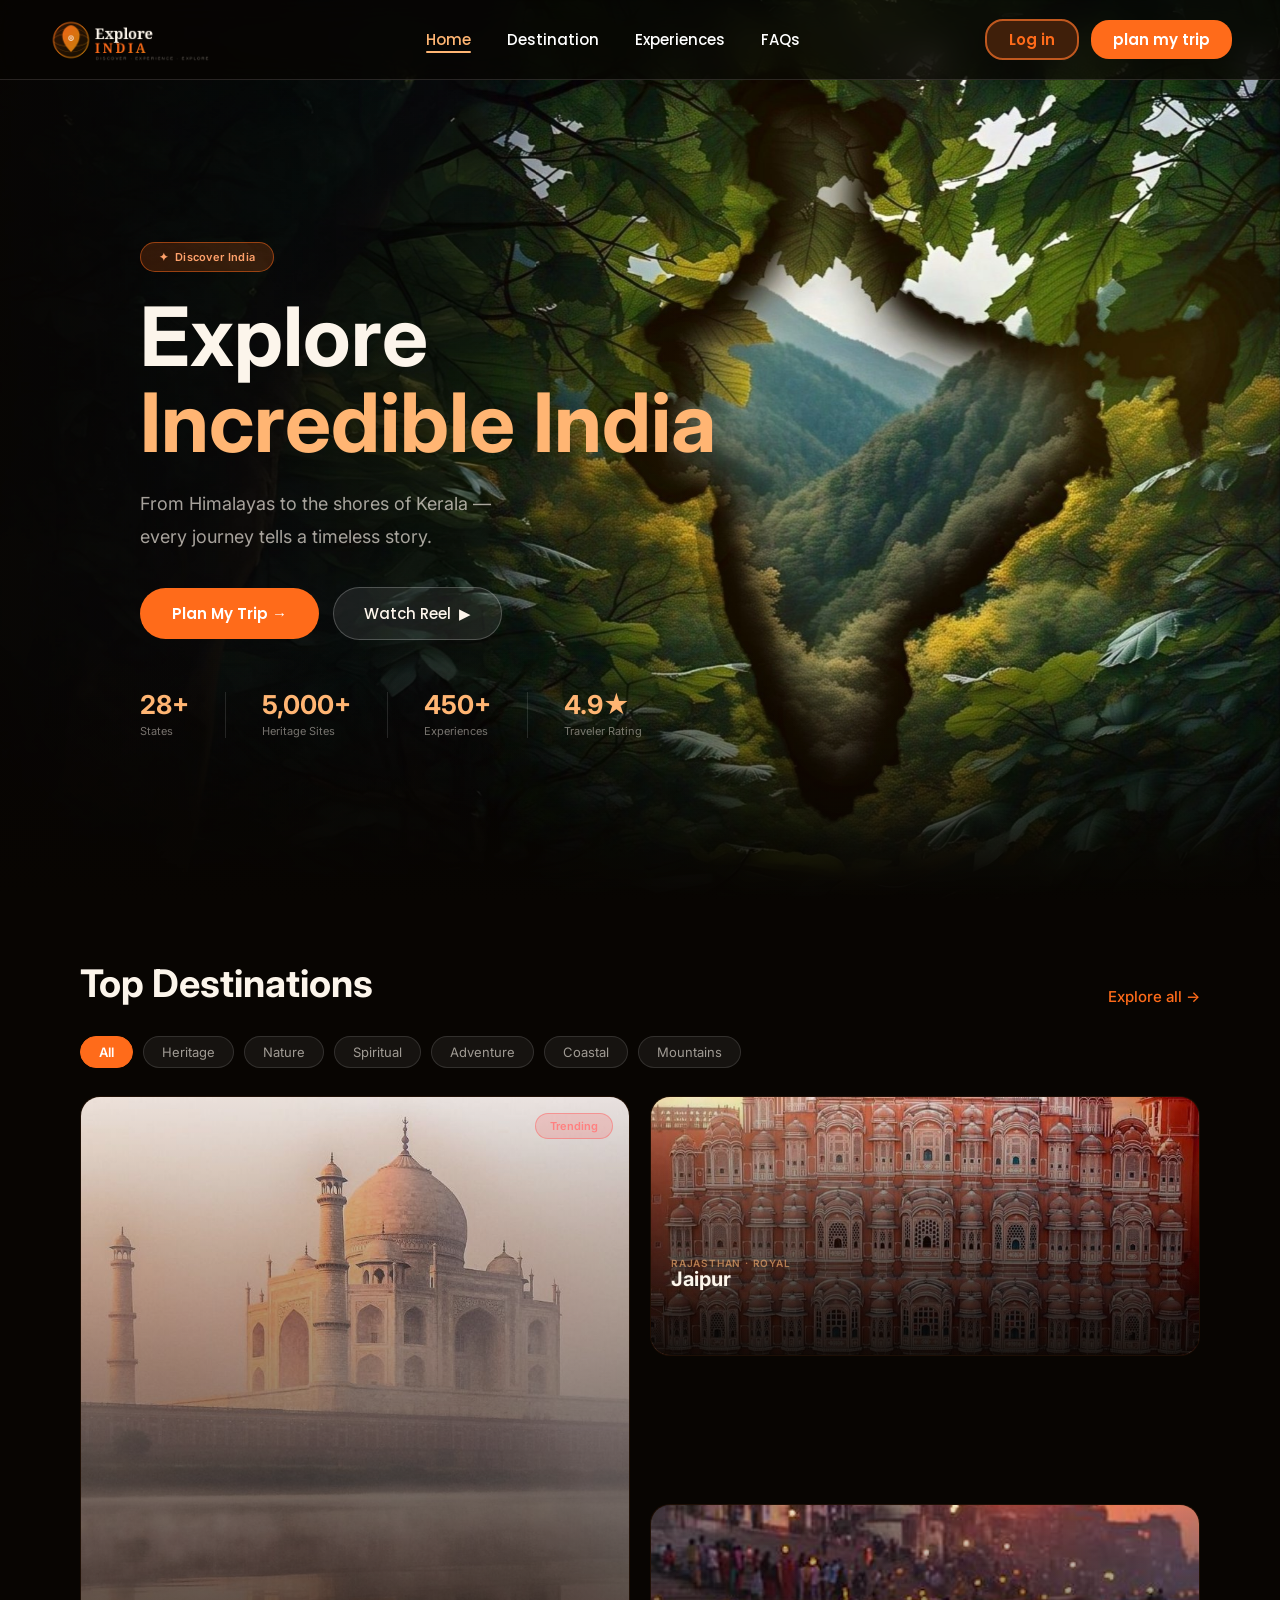
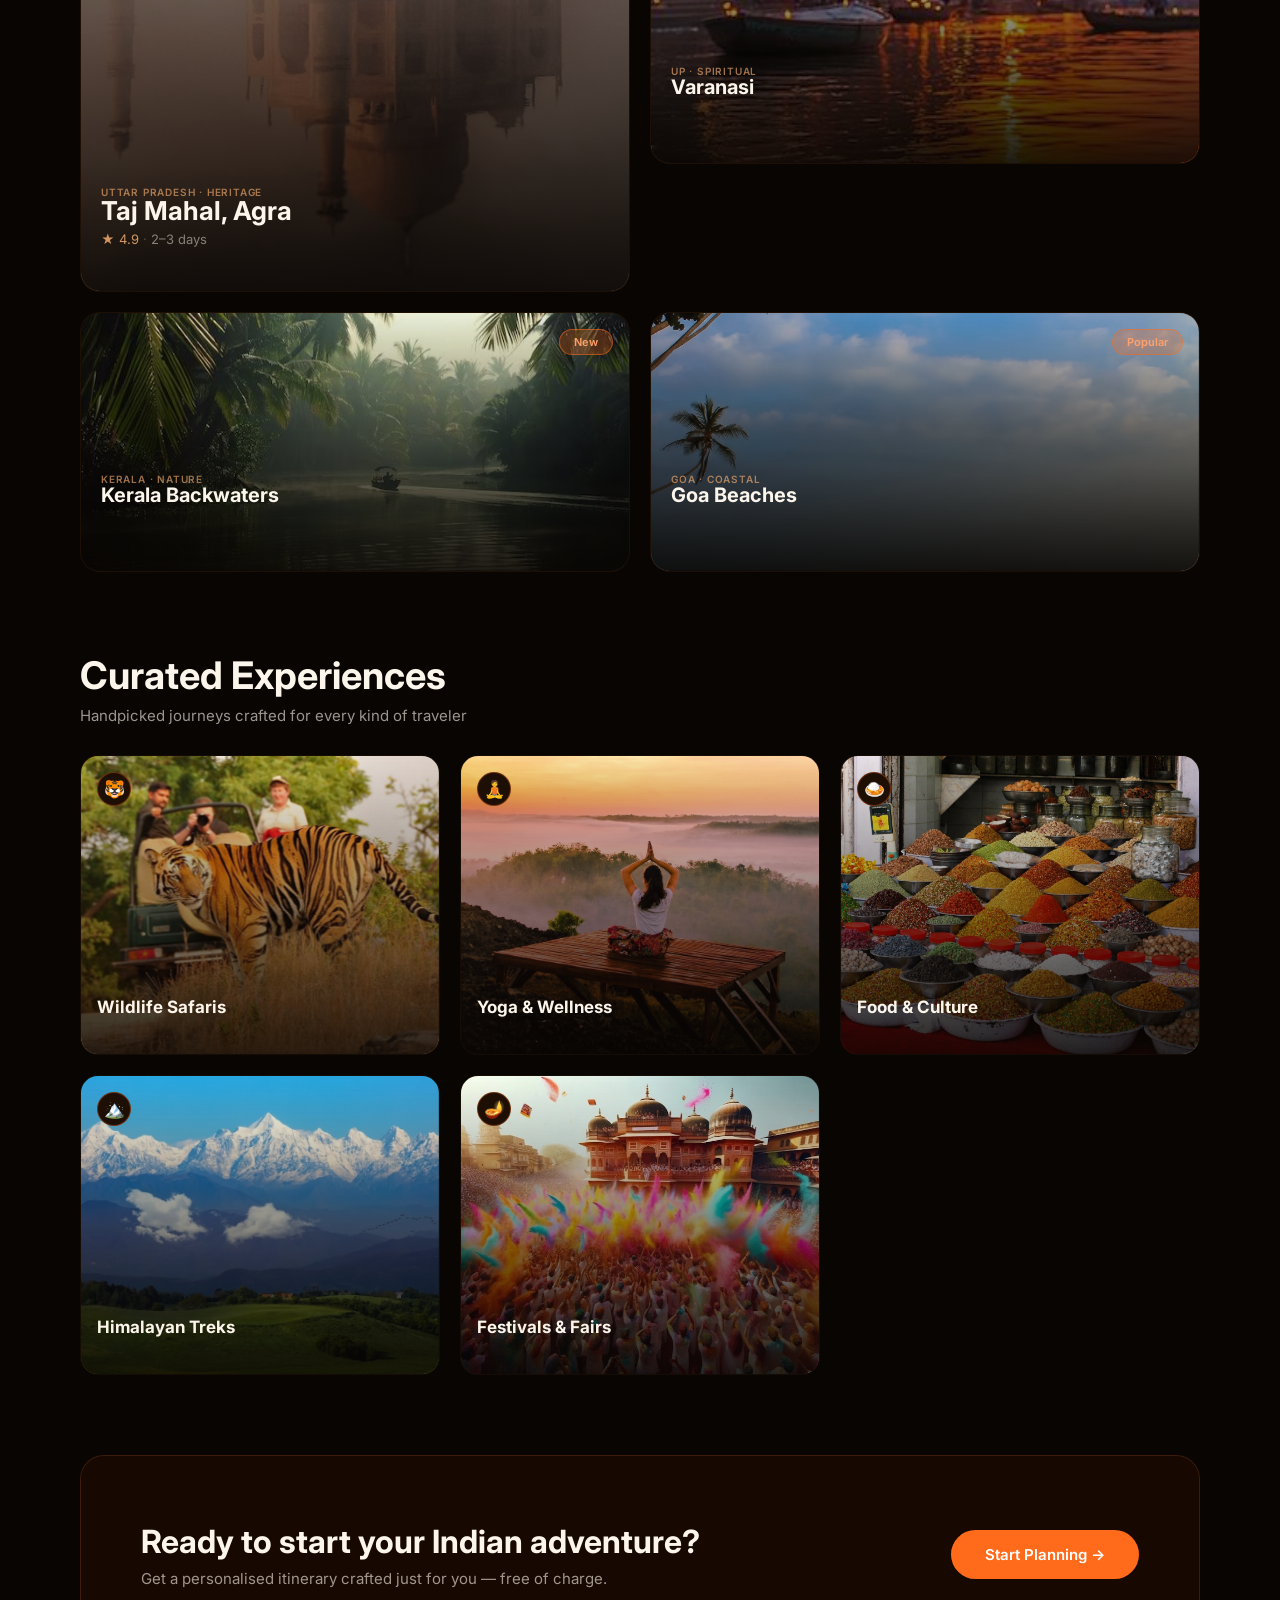
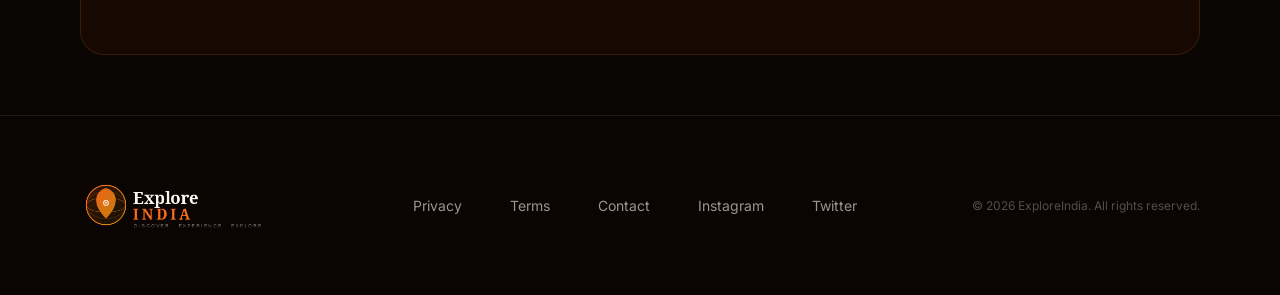
<file: index.html>
<!DOCTYPE html>
<html lang="en">
<head>
  <meta charset="UTF-8" />
  <meta name="viewport" content="width=device-width, initial-scale=1.0" />
  <title>ExploreIndia — Discover Incredible India</title>
  <link rel="preconnect" href="https://fonts.googleapis.com" />
  <link rel="preconnect" href="https://fonts.gstatic.com" crossorigin />
  <link href="https://fonts.googleapis.com/css2?family=Inter:wght@400;500;600;700&family=Poppins:wght@400;500;600;700&display=swap" rel="stylesheet" />
  <link rel="stylesheet" href="CSS/base.css" />
  <link rel="stylesheet" href="CSS/home.css" />
</head>
<body>

  <nav class="navbar" id="navbar">
    <div class="navbar__logo"><img src="images/logo.png" alt="ExploreIndia" /></div>
    <ul class="navbar__links">
      <li><a href="index.html">Home</a></li>
      <li><a href="#destinations">Destination</a></li>
      <li><a href="#experiences">Experiences</a></li>
      <li><a href="pages/faq.html">FAQs</a></li>
    </ul>
    <div class="navbar__actions">
      <button class="btn-login">Log in</button>
      <button class="btn-plan-nav">plan my trip</button>
    </div>
  </nav>

  <!-- HERO -->
  <section class="hero" id="hero">
    <div class="hero__bg" id="heroBg"></div>
    <div class="hero__grad-left"></div>
    <div class="hero__grad-bottom"></div>
    <div class="hero__content">
      <div class="hero__badge">✦ &nbsp;Discover India</div>
      <h1 class="hero__title">Explore<span>Incredible India</span></h1>
      <p class="hero__subtitle">From Himalayas to the shores of Kerala —<br />every journey tells a timeless story.</p>
      <div class="hero__buttons">
        <button class="btn-primary">Plan My Trip →</button>
        <button class="btn-ghost">Watch Reel &nbsp;▶</button>
      </div>
      <div class="hero__stats">
        <div class="hero__stat"><div class="hero__stat-num">28+</div><div class="hero__stat-label">States</div></div>
        <div class="hero__stat"><div class="hero__stat-num">5,000+</div><div class="hero__stat-label">Heritage Sites</div></div>
        <div class="hero__stat"><div class="hero__stat-num">450+</div><div class="hero__stat-label">Experiences</div></div>
        <div class="hero__stat"><div class="hero__stat-num">4.9★</div><div class="hero__stat-label">Traveler Rating</div></div>
      </div>
    </div>
  </section>

  <!-- DESTINATIONS -->
  <section id="destinations">
    <div class="section-header reveal">
      <div><h2 class="section-title">Top Destinations</h2></div>
      <a href="#" class="section-link">Explore all →</a>
    </div>
    <div class="filter-chips reveal reveal-delay-1">
      <span class="chip active" data-filter="all">All</span>
      <span class="chip" data-filter="heritage">Heritage</span>
      <span class="chip" data-filter="nature">Nature</span>
      <span class="chip" data-filter="spiritual">Spiritual</span>
      <span class="chip" data-filter="adventure">Adventure</span>
      <span class="chip" data-filter="coastal">Coastal</span>
      <span class="chip" data-filter="mountains">Mountains</span>
    </div>
    <div class="dest-grid" id="destGrid">

      <a href="pages/dest-taj-mahal.html" class="dest-card dest-card--large" data-category="heritage" data-col="1">
        <img class="card-img-taj" src="images/dest-taj-mahal.jpg" alt="Taj Mahal, Agra" />
        <div class="dest-card__overlay"></div>
        <span class="dest-card__badge dest-card__badge--trending">Trending</span>
        <div class="dest-card__info">
          <div class="dest-card__region">Uttar Pradesh · Heritage</div>
          <div class="dest-card__name">Taj Mahal, Agra</div>
          <div class="dest-card__meta"><span class="dest-card__rating">★ 4.9</span><span class="dest-card__dot"> · </span><span>2–3 days</span></div>
          <div class="dest-card__cta">Explore destination →</div>
        </div>
        <div class="dest-card__gold-line"></div>
      </a>

      <a href="pages/dest-jaipur.html" class="dest-card dest-card--small" data-category="heritage" data-col="2" data-row="1">
        <img class="card-img" src="images/dest-jaipur.jpg" alt="Jaipur" />
        <div class="dest-card__overlay"></div>
        <div class="dest-card__info">
          <div class="dest-card__region">Rajasthan · Royal</div>
          <div class="dest-card__name">Jaipur</div>
          <div class="dest-card__meta"><span class="dest-card__rating">★ 4.8</span><span class="dest-card__dot"> · </span><span>3–4 days</span></div>
          <div class="dest-card__cta">Explore destination →</div>
        </div>
        <div class="dest-card__gold-line"></div>
      </a>

      <a href="pages/dest-varanasi.html" class="dest-card dest-card--small" data-category="spiritual" data-col="3" data-row="1">
        <img class="card-img" src="images/dest-varanasi.jpg" alt="Varanasi" />
        <div class="dest-card__overlay"></div>
        <div class="dest-card__info">
          <div class="dest-card__region">UP · Spiritual</div>
          <div class="dest-card__name">Varanasi</div>
          <div class="dest-card__meta"><span class="dest-card__rating">★ 4.7</span><span class="dest-card__dot"> · </span><span>2 days</span></div>
          <div class="dest-card__cta">Explore destination →</div>
        </div>
        <div class="dest-card__gold-line"></div>
      </a>

      <a href="pages/dest-kerala.html" class="dest-card dest-card--small" data-category="nature" data-col="2" data-row="2">
        <img class="card-img-kerala" src="images/dest-kerala.jpg" alt="Kerala Backwaters" />
        <div class="dest-card__overlay"></div>
        <span class="dest-card__badge">New</span>
        <div class="dest-card__info">
          <div class="dest-card__region">Kerala · Nature</div>
          <div class="dest-card__name">Kerala Backwaters</div>
          <div class="dest-card__meta"><span class="dest-card__rating">★ 4.9</span><span class="dest-card__dot"> · </span><span>2 days</span></div>
          <div class="dest-card__cta">Explore destination →</div>
        </div>
        <div class="dest-card__gold-line"></div>
      </a>

      <a href="pages/dest-goa.html" class="dest-card dest-card--small" data-category="coastal" data-col="3" data-row="2">
        <img class="card-img" src="images/dest-goa.jpg" alt="Goa Beaches" />
        <div class="dest-card__overlay"></div>
        <span class="dest-card__badge">Popular</span>
        <div class="dest-card__info">
          <div class="dest-card__region">Goa · Coastal</div>
          <div class="dest-card__name">Goa Beaches</div>
          <div class="dest-card__meta"><span class="dest-card__rating">★ 4.8</span><span class="dest-card__dot"> · </span><span>4–5 days</span></div>
          <div class="dest-card__cta">Explore destination →</div>
        </div>
        <div class="dest-card__gold-line"></div>
      </a>

    </div>
  </section>

  <!-- EXPERIENCES -->
  <section id="experiences">
    <div class="section-header reveal">
      <div><h2 class="section-title">Curated Experiences</h2><p class="section-subtitle">Handpicked journeys crafted for every kind of traveler</p></div>
    </div>
    <div class="exp-grid">
      <a href="pages/exp-wildlife.html" class="exp-card reveal reveal-delay-1">
        <img src="images/exp-wildlife.jpg" alt="Wildlife Safaris" /><div class="exp-card__overlay"></div>
        <div class="exp-card__icon">🐯</div>
        <div class="exp-card__info"><div class="exp-card__name">Wildlife Safaris</div><div class="exp-card__count">24 National Parks</div></div>
        <div class="exp-card__gold-line"></div>
      </a>
      <a href="pages/exp-yoga.html" class="exp-card reveal reveal-delay-2">
        <img src="images/exp-yoga.jpg" alt="Yoga and Wellness" /><div class="exp-card__overlay"></div>
        <div class="exp-card__icon">🧘</div>
        <div class="exp-card__info"><div class="exp-card__name">Yoga &amp; Wellness</div><div class="exp-card__count">80+ Retreats</div></div>
        <div class="exp-card__gold-line"></div>
      </a>
      <a href="pages/exp-food.html" class="exp-card reveal reveal-delay-3">
        <img src="images/exp-food.jpg" alt="Food and Culture" /><div class="exp-card__overlay"></div>
        <div class="exp-card__icon">🍛</div>
        <div class="exp-card__info"><div class="exp-card__name">Food &amp; Culture</div><div class="exp-card__count">City Food Tours</div></div>
        <div class="exp-card__gold-line"></div>
      </a>
      <a href="pages/exp-himalaya.html" class="exp-card reveal reveal-delay-4">
        <img src="images/exp-himalaya.jpg" alt="Himalayan Treks" /><div class="exp-card__overlay"></div>
        <div class="exp-card__icon">🏔️</div>
        <div class="exp-card__info"><div class="exp-card__name">Himalayan Treks</div><div class="exp-card__count">40+ Routes</div></div>
        <div class="exp-card__gold-line"></div>
      </a>
      <a href="pages/exp-festivals.html" class="exp-card reveal reveal-delay-5">
        <img src="images/exp-festivals.jpg" alt="Festivals and Fairs" /><div class="exp-card__overlay"></div>
        <div class="exp-card__icon">🪔</div>
        <div class="exp-card__info"><div class="exp-card__name">Festivals &amp; Fairs</div><div class="exp-card__count">Year-round</div></div>
        <div class="exp-card__gold-line"></div>
      </a>
    </div>
  </section>

  <!-- CTA -->
  <div class="cta-section">
    <div class="cta-banner reveal">
      <div class="cta-banner__text">
        <div class="cta-banner__title">Ready to start your Indian adventure?</div>
        <div class="cta-banner__sub">Get a personalised itinerary crafted just for you — free of charge.</div>
      </div>
      <button class="btn-cta">Start Planning →</button>
    </div>
  </div>

  <!-- FOOTER -->
  <footer class="site-footer">
    <div class="site-footer__logo"><img src="images/logo.png" alt="ExploreIndia" /></div>
    <div class="site-footer__links">
      <a href="#">Privacy</a><a href="#">Terms</a><a href="#">Contact</a>
      <a href="#">Instagram</a><a href="#">Twitter</a>
    </div>
    <div class="site-footer__copy">© 2026 ExploreIndia. All rights reserved. </div>
  </footer>

  <script src="script.js"></script>
</body>
</html>
</file>
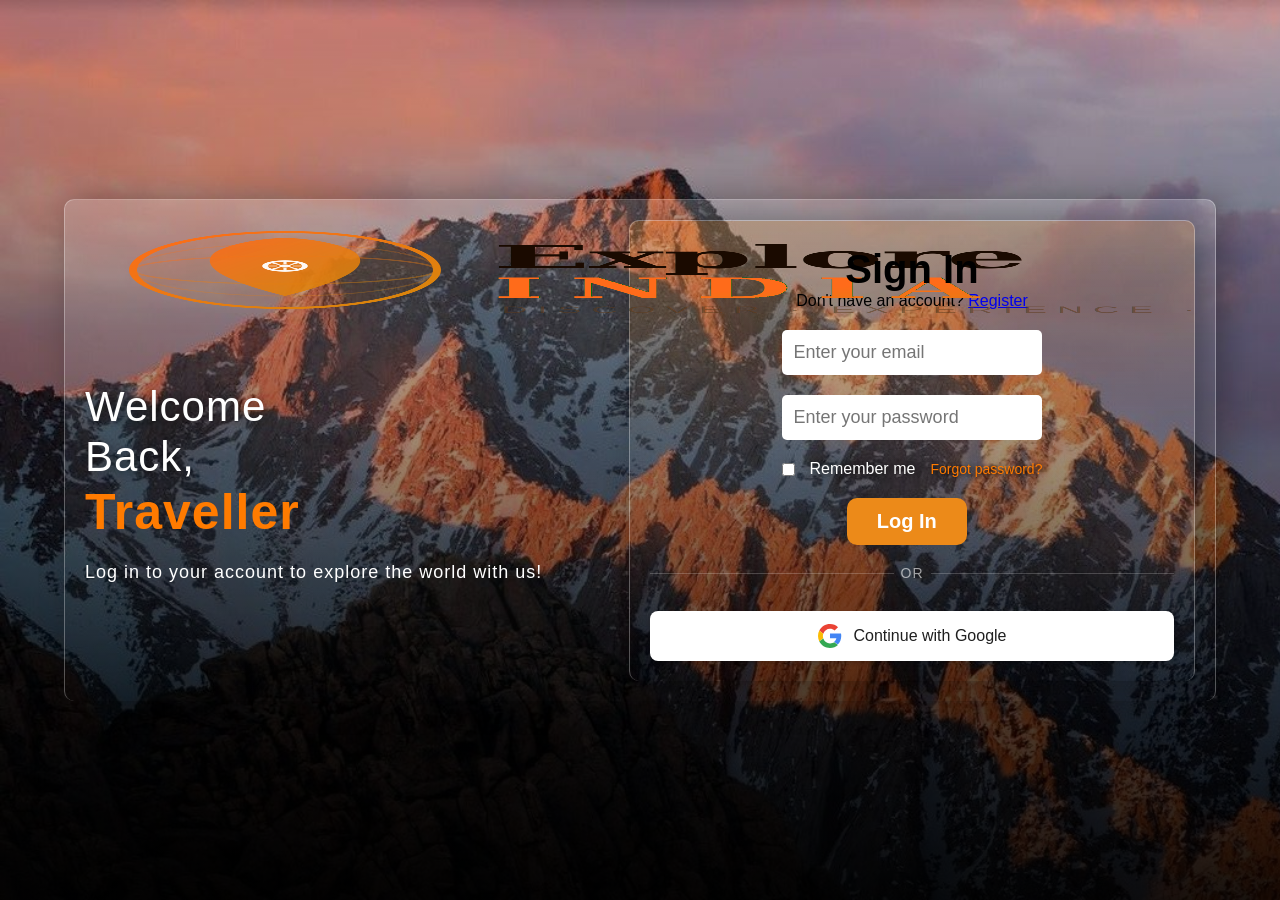
<file: login.html>
<!DOCTYPE html>
<html lang="en">
<head>
    <meta charset="UTF-8">
    <meta name="viewport" content="width=device-width, initial-scale=1.0">
    <title>log in page</title>
    <link rel="stylesheet" href="log_Instyle.css">
</head>
<body>
    <main class="log_in_container">
        <div class="branding">
            <div class="logo">
                <img src="images/login/logo.png" alt="logo">
            </div> 
        <div class="info">
            <p><span id="welcome">Welcome<br>Back,</span><br></span><span id="traveller"> Traveller</span></p><br>
             <p>Log in to your account to explore the world with us!</p>
        </div>
        </div>
        <div class="log_in">
            <div class="signin">
                <h2>Sign In</h2>
            </div>
            <div class="register">
                <p>Don't have an account? <a href="register.html">Register</a></p>
            </div>
            <form action="#" method="post">
                <div class="form_group">
                    <label for="email"></label>
                    <input type="email" id="email" name="email" placeholder="Enter your email" required>
                </div>
                <div class="form_group">
                    <label for="password"></label>
                    <input type="password" id="password" name="password" placeholder="Enter your password" required>
                </div>
                <div class="form_options">
                    <label id="remember_me">
                        <input type="checkbox" name="remember">
                        Remember me
                        <a href="../forgot_password.html" id="forgot_password">Forgot password?</a>
                    </label>
                    
                </div>
                <button id="log_in_button" type="submit">Log In</button>
            </form>
            <div class="divider">
    <span>or</span>
</div>

<button type="button" class="google_btn">
    <svg xmlns="http://www.w3.org/2000/svg" viewBox="0 0 48 48" width="24px" height="24px">
        <path fill="#EA4335" d="M24 9.5c3.54 0 6.71 1.22 9.21 3.6l6.85-6.85C35.9 2.38 30.47 0 24 0 14.62 0 6.51 5.38 2.56 13.22l7.98 6.19C12.43 13.72 17.74 9.5 24 9.5z"/>
        <path fill="#4285F4" d="M46.5 24c0-1.55-.15-3.24-.47-4.77H24v9.03h12.75c-.55 2.97-2.22 5.5-4.75 7.2l7.39 5.73C43.7 37.22 46.5 31.25 46.5 24z"/>
        <path fill="#FBBC05" d="M10.54 28.59c-.48-1.45-.76-2.99-.76-4.59s.27-3.14.76-4.59l-7.98-6.19C.92 16.46 0 20.12 0 24c0 3.88.92 7.54 2.56 10.78l7.98-6.19z"/>
        <path fill="#34A853" d="M24 48c6.48 0 11.93-2.13 15.89-5.81l-7.39-5.73c-2.11 1.42-4.81 2.3-8.5 2.3-6.26 0-11.57-4.22-13.46-9.91l-7.98 6.19C6.51 42.62 14.62 48 24 48z"/>
    </svg>
    <span>Continue with Google</span>
</button>
        </div>
    </main>
</body>
</html>
</file>
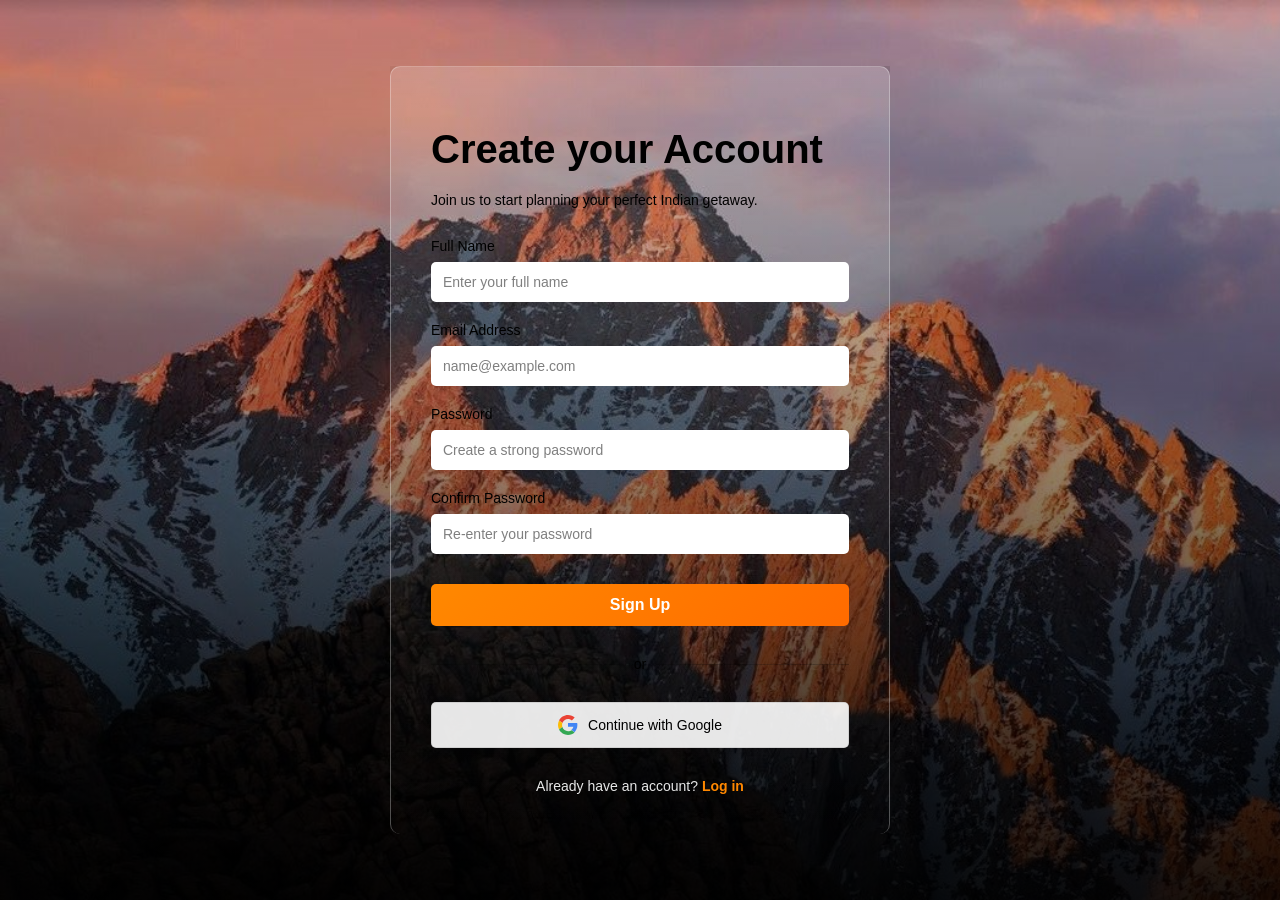
<file: register.html>
<!DOCTYPE html>
<html lang="en">
<head>
    <meta charset="UTF-8">
    <meta name="viewport" content="width=device-width, initial-scale=1.0">
    <title>Join Explore India - Create Account</title>
    <!-- Link your global CSS file here (for your navbar/fonts) -->
    <link rel="stylesheet" href="style.css">
    <!-- Link register-specific styles -->
    <link rel="stylesheet" href="register_style.css"> 
</head>
<body>

    <div class="auth-container">
        <div class="auth-card">
            
            <h2 class="auth-title">Create your Account</h2>
            <p class="auth-subtitle">Join us to start planning your perfect Indian getaway.</p>
         <form method = "post" class="auth-form">
                <div class="form-group">
                    <label for="username">Full Name</label>
                    <input type="text" id="full_name" name="full_name" placeholder="Enter your full name" required>
                </div>
                <div class="form-group">
                    <label for="email">Email Address</label>
                    <input type="email" id="email" name="email" placeholder="name@example.com" required>
                </div>

                <div class="form-group">
                    <label for="password">Password</label>
                    <input type="password" id="password" name="password" placeholder="Create a strong password" required>
                </div>

                <div class="form-group">
                    <label for="confirm-password">Confirm Password</label>
                  <input type="password" id="confirm_password" name="confirm_password" placeholder="Re-enter your password" required>
                </div>

                <!-- Main Register Button -->
                <button type="submit" class="btn-submit">Sign Up</button>

            </form>

            <div class="auth-divider">
                <span>or</span>
            </div>

            <!-- Your Google Button Integration -->
            <button type="button" class="google_btn">
                <svg xmlns="http://www.w3.org/2000/svg" viewBox="0 0 48 48" width="24px" height="24px">
                    <path fill="#EA4335" d="M24 9.5c3.54 0 6.71 1.22 9.21 3.6l6.85-6.85C35.9 2.38 30.47 0 24 0 14.62 0 6.51 5.38 2.56 13.22l7.98 6.19C12.43 13.72 17.74 9.5 24 9.5z"/>
                    <path fill="#4285F4" d="M46.5 24c0-1.55-.15-3.24-.47-4.77H24v9.03h12.75c-.55 2.97-2.22 5.5-4.75 7.2l7.39 5.73C43.7 37.22 46.5 31.25 46.5 24z"/>
                    <path fill="#FBBC05" d="M10.54 28.59c-.48-1.45-.76-2.99-.76-4.59s.27-3.14.76-4.59l-7.98-6.19C.92 16.46 0 20.12 0 24c0 3.88.92 7.54 2.56 10.78l7.98-6.19z"/>
                    <path fill="#34A853" d="M24 48c6.48 0 11.93-2.13 15.89-5.81l-7.39-5.73c-2.11 1.42-4.81 2.3-8.5 2.3-6.26 0-11.57-4.22-13.46-9.91l-7.98 6.19C6.51 42.62 14.62 48 24 48z"/>
                </svg>
                <span>Continue with Google</span>
            </button>

            <!-- Footer Link back to Login page -->
            <p class="auth-footer">
                Already have an account? <a href="login.html">Log in</a>
            </p>

        </div>
    </div>
</body>
</html>
</file>
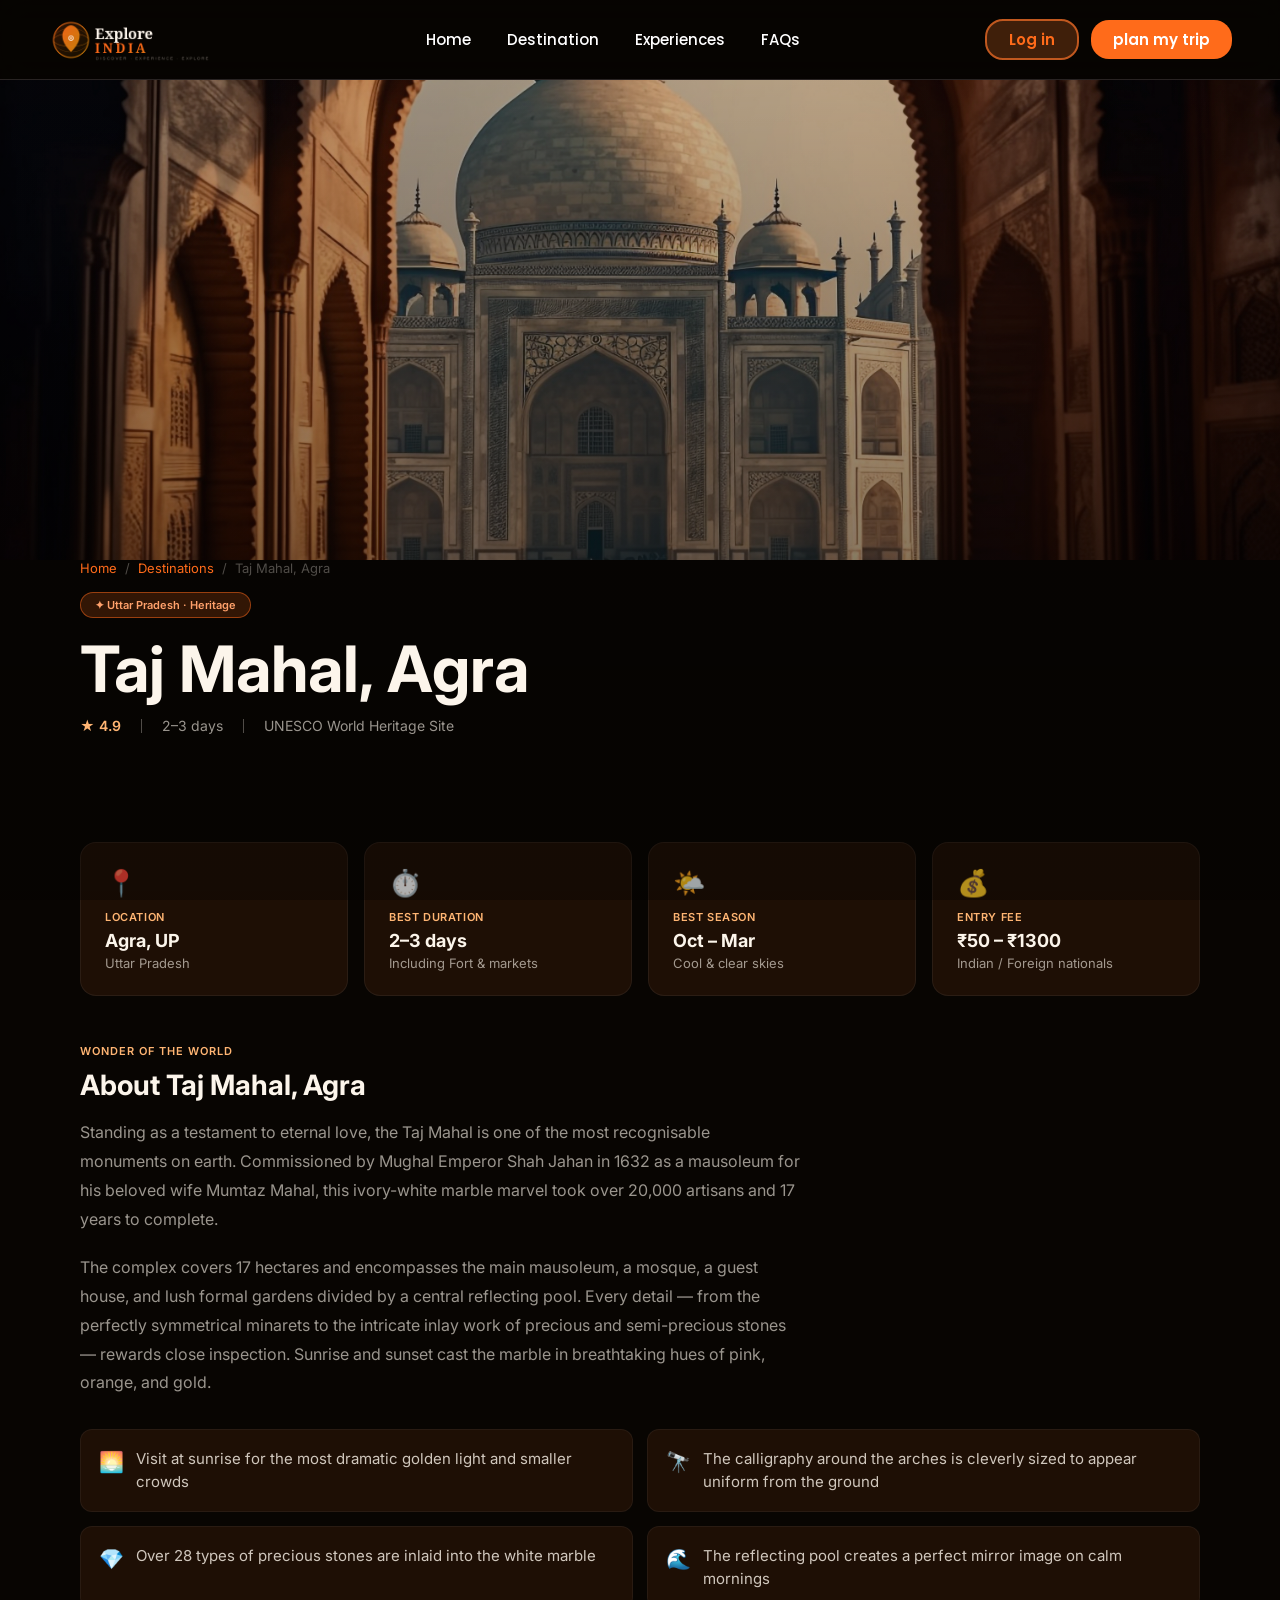
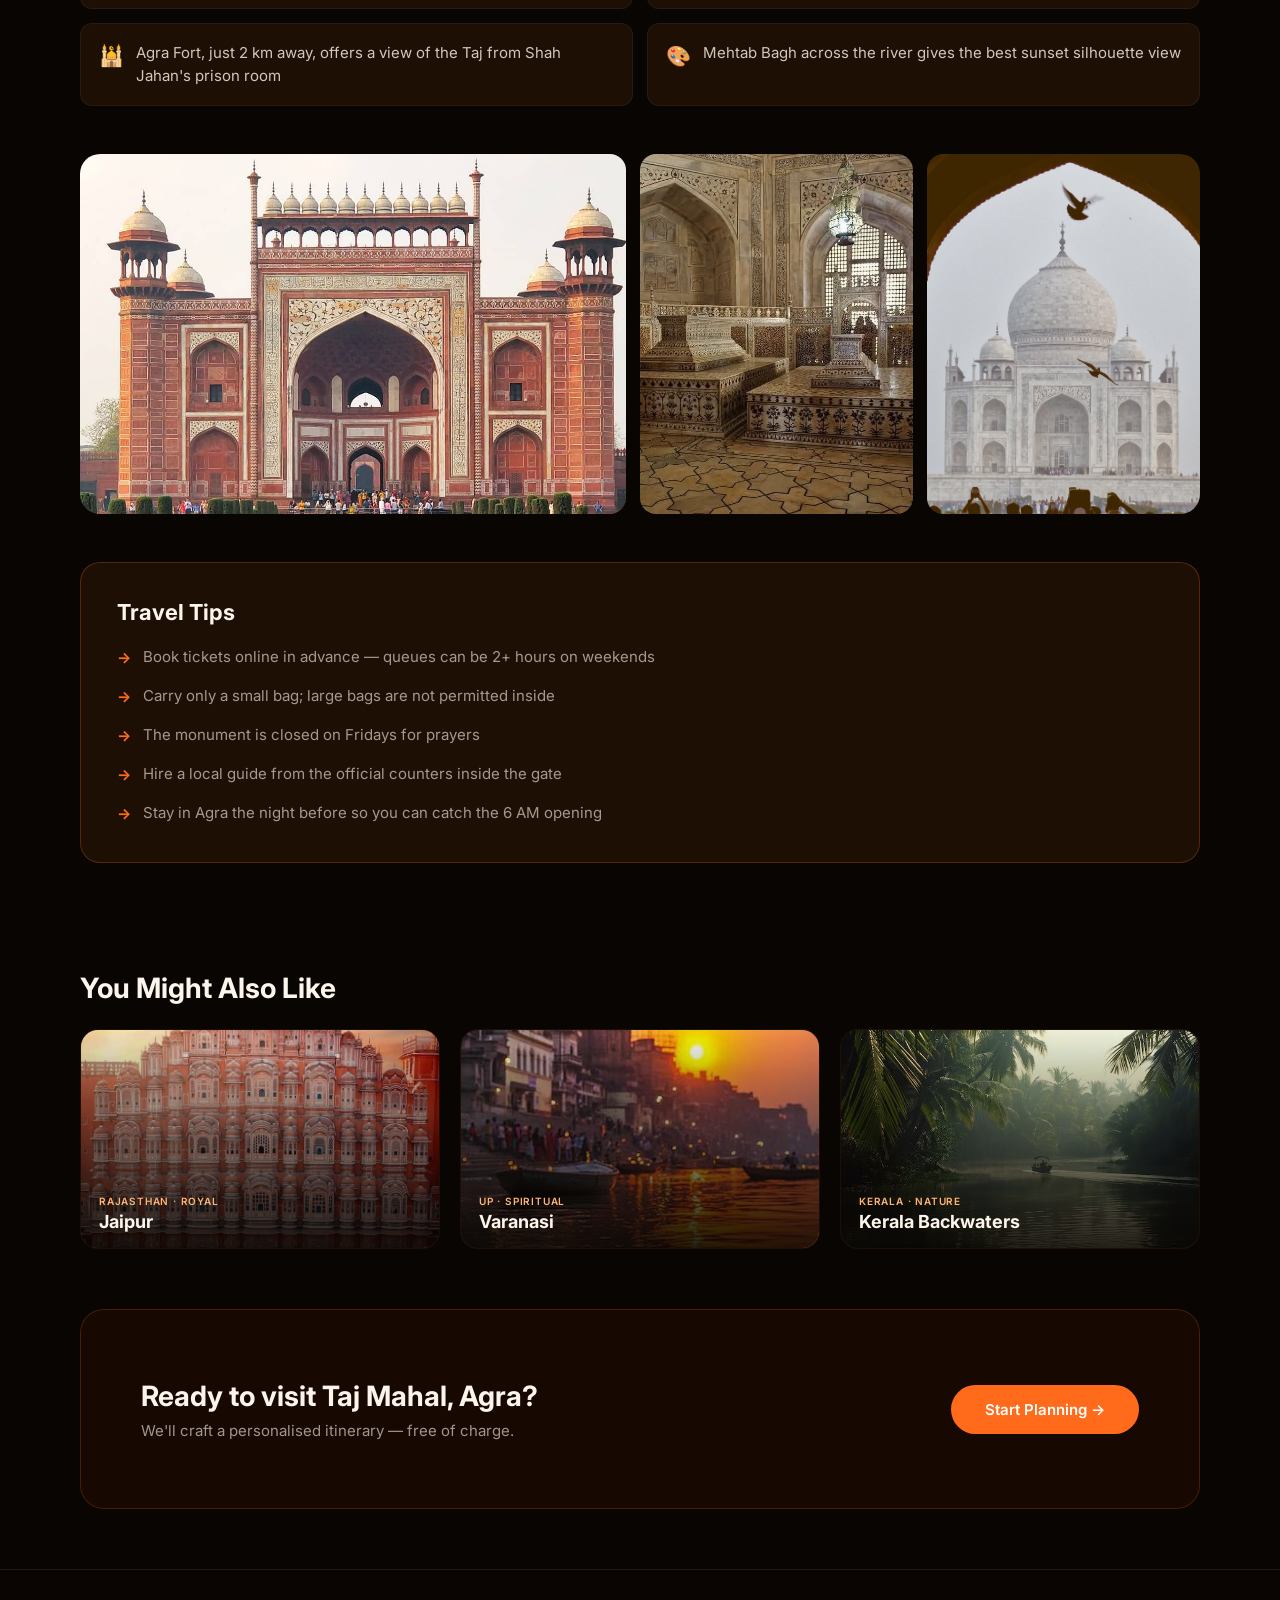
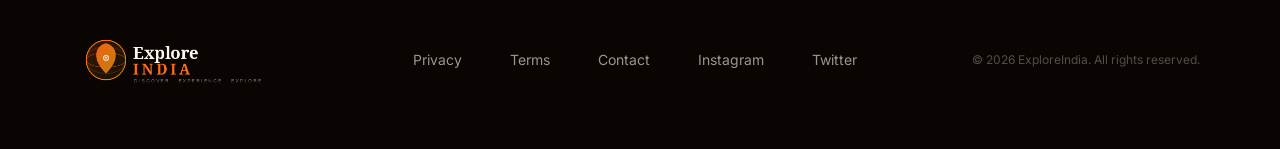
<file: pages/dest-taj-mahal.html>
<!DOCTYPE html>
<html lang="en">
<head>
  <meta charset="UTF-8" />
  <meta name="viewport" content="width=device-width, initial-scale=1.0" />
  <title>Taj Mahal, Agra — ExploreIndia</title>
  <link rel="preconnect" href="https://fonts.googleapis.com" />
  <link rel="preconnect" href="https://fonts.gstatic.com" crossorigin />
  <link href="https://fonts.googleapis.com/css2?family=Inter:wght@400;500;600;700&family=Poppins:wght@400;500;600;700&display=swap" rel="stylesheet" />
  <link rel="stylesheet" href="../CSS/base.css" />
  <link rel="stylesheet" href="../CSS/page.css" />
</head>
<body>

  <nav class="navbar" id="navbar">
    <div class="navbar__logo"><img src="../images/logo.png" alt="ExploreIndia" /></div>
    <ul class="navbar__links">
      <li><a href="../index.html">Home</a></li>
      <li><a href="../index.html#destinations">Destination</a></li>
      <li><a href="../index.html#experiences">Experiences</a></li>
      <li><a href="faq.html">FAQs</a></li>
    </ul>
    <div class="navbar__actions">
      <button class="btn-login">Log in</button>
      <button class="btn-plan-nav">plan my trip</button>
    </div>
  </nav>

  <!-- <div class="page-hero">
    <div class="page-hero__bg" id="heroBg" style="background-image:url('../images/pages/taj/taj_page_bg.jpg')"></div> -->
    <div class="page-hero">
    <video autoplay muted loop playsinline class="page-hero__video" poster="../images/pages/taj/taj_page_bg.jpg">
        <source src="../images/pages/taj/agra_bg_video.mp4" type="video/mp4">
        Your browser does not support the video tag.
    </video>

    <div class="page-hero__overlay"></div>
    <div class="page-hero__content">
        </div>
</div>
    <div class="page-hero__overlay"></div>
    <div class="page-hero__content">
      <div class="page-hero__breadcrumb">
        <a href="../index.html">Home</a><span>/</span>
        <a href="../index.html#destinations">Destinations</a><span>/</span>
        <span>Taj Mahal, Agra</span>
      </div>
      <div class="page-hero__tag">✦ Uttar Pradesh · Heritage</div>
      <h1 class="page-hero__title">Taj Mahal, Agra</h1>
      <div class="page-hero__meta">
        <span class="page-hero__rating">★ 4.9</span>
        <span class="page-hero__divider"></span>
        <span>2–3 days</span>
        <span class="page-hero__divider"></span>
        <span>UNESCO World Heritage Site</span>
      </div>
    </div>
  </div>

  <div class="page-content">

    <div class="info-cards reveal">
        <div class="info-card"><div class="info-card__icon">📍</div><div class="info-card__label">Location</div><div class="info-card__value">Agra, UP</div><div class="info-card__sub">Uttar Pradesh</div></div>
        <div class="info-card"><div class="info-card__icon">⏱️</div><div class="info-card__label">Best Duration</div><div class="info-card__value">2–3 days</div><div class="info-card__sub">Including Fort & markets</div></div>
        <div class="info-card"><div class="info-card__icon">🌤️</div><div class="info-card__label">Best Season</div><div class="info-card__value">Oct – Mar</div><div class="info-card__sub">Cool & clear skies</div></div>
        <div class="info-card"><div class="info-card__icon">💰</div><div class="info-card__label">Entry Fee</div><div class="info-card__value">₹50 – ₹1300</div><div class="info-card__sub">Indian / Foreign nationals</div></div>
    </div>

    <div class="prose reveal">
      <div class="section-label">Wonder of the World</div>
      <h2>About Taj Mahal, Agra</h2>
      <p>Standing as a testament to eternal love, the Taj Mahal is one of the most recognisable monuments on earth. Commissioned by Mughal Emperor Shah Jahan in 1632 as a mausoleum for his beloved wife Mumtaz Mahal, this ivory-white marble marvel took over 20,000 artisans and 17 years to complete.</p>
      <p>The complex covers 17 hectares and encompasses the main mausoleum, a mosque, a guest house, and lush formal gardens divided by a central reflecting pool. Every detail — from the perfectly symmetrical minarets to the intricate inlay work of precious and semi-precious stones — rewards close inspection. Sunrise and sunset cast the marble in breathtaking hues of pink, orange, and gold.</p>
    </div>

    <div class="highlights reveal">
        <div class="highlight-item"><div class="highlight-item__icon">🌅</div><div class="highlight-item__text">Visit at sunrise for the most dramatic golden light and smaller crowds</div></div>
        <div class="highlight-item"><div class="highlight-item__icon">🔭</div><div class="highlight-item__text">The calligraphy around the arches is cleverly sized to appear uniform from the ground</div></div>
        <div class="highlight-item"><div class="highlight-item__icon">💎</div><div class="highlight-item__text">Over 28 types of precious stones are inlaid into the white marble</div></div>
        <div class="highlight-item"><div class="highlight-item__icon">🌊</div><div class="highlight-item__text">The reflecting pool creates a perfect mirror image on calm mornings</div></div>
        <div class="highlight-item"><div class="highlight-item__icon">🕌</div><div class="highlight-item__text">Agra Fort, just 2 km away, offers a view of the Taj from Shah Jahan's prison room</div></div>
        <div class="highlight-item"><div class="highlight-item__icon">🎨</div><div class="highlight-item__text">Mehtab Bagh across the river gives the best sunset silhouette view</div></div>
    </div>

    <div class="gallery-strip reveal">
        <div class="gallery-strip__img"><img src="../images/pages/taj/taj1.jpg" alt="Taj Mahal outer entrace" /></div>
        <div class="gallery-strip__img"><img src="../images/pages/taj/taj2.jpg" alt="makbara" /></div>
        <div class="gallery-strip__img"><img src="../images/pages/taj/taj3.jpg" alt="taj" /></div>
    </div>

    <div class="tips-box reveal">
      <h3>Travel Tips</h3>
      <div class="tips-list">
          <div class="tip-item">Book tickets online in advance — queues can be 2+ hours on weekends</div>
          <div class="tip-item">Carry only a small bag; large bags are not permitted inside</div>
          <div class="tip-item">The monument is closed on Fridays for prayers</div>
          <div class="tip-item">Hire a local guide from the official counters inside the gate</div>
          <div class="tip-item">Stay in Agra the night before so you can catch the 6 AM opening</div>
      </div>
    </div>

  </div>

  <div class="related-section">
    <div class="section-title">You Might Also Like</div>
    <div class="related-grid">
        <a href="dest-jaipur.html" class="related-card">
          <img src="../images/dest-jaipur.jpg" alt="Jaipur" />
          <div class="related-card__overlay"></div>
          <div class="related-card__info">
            <div class="related-card__region">Rajasthan · Royal</div>
            <div class="related-card__name">Jaipur</div>
          </div>
          <div class="related-card__gold-line"></div>
        </a>
        <a href="dest-varanasi.html" class="related-card">
          <img src="../images/dest-varanasi.jpg" alt="Varanasi" />
          <div class="related-card__overlay"></div>
          <div class="related-card__info">
            <div class="related-card__region">UP · Spiritual</div>
            <div class="related-card__name">Varanasi</div>
          </div>
          <div class="related-card__gold-line"></div>
        </a>
        <a href="dest-kerala.html" class="related-card">
          <img src="../images/dest-kerala.jpg" alt="Kerala Backwaters" />
          <div class="related-card__overlay"></div>
          <div class="related-card__info">
            <div class="related-card__region">Kerala · Nature</div>
            <div class="related-card__name">Kerala Backwaters</div>
          </div>
          <div class="related-card__gold-line"></div>
        </a>
    </div>
  </div>

  <div class="page-cta">
    <div class="page-cta__banner reveal">
      <div class="page-cta__text">
        <div class="page-cta__title">Ready to visit Taj Mahal, Agra?</div>
        <div class="page-cta__sub">We'll craft a personalised itinerary — free of charge.</div>
      </div>
      <button class="btn-cta">Start Planning →</button>
    </div>
  </div>

  <footer class="site-footer">
    <div class="site-footer__logo"><img src="../images/logo.png" alt="ExploreIndia" /></div>
    <div class="site-footer__links">
      <a href="#">Privacy</a><a href="#">Terms</a><a href="#">Contact</a>
      <a href="#">Instagram</a><a href="#">Twitter</a>
    </div>
    <div class="site-footer__copy">© 2026 ExploreIndia. All rights reserved.</div>
  </footer>

  <script src="../script.js"></script>
</body>
</html>
</file>
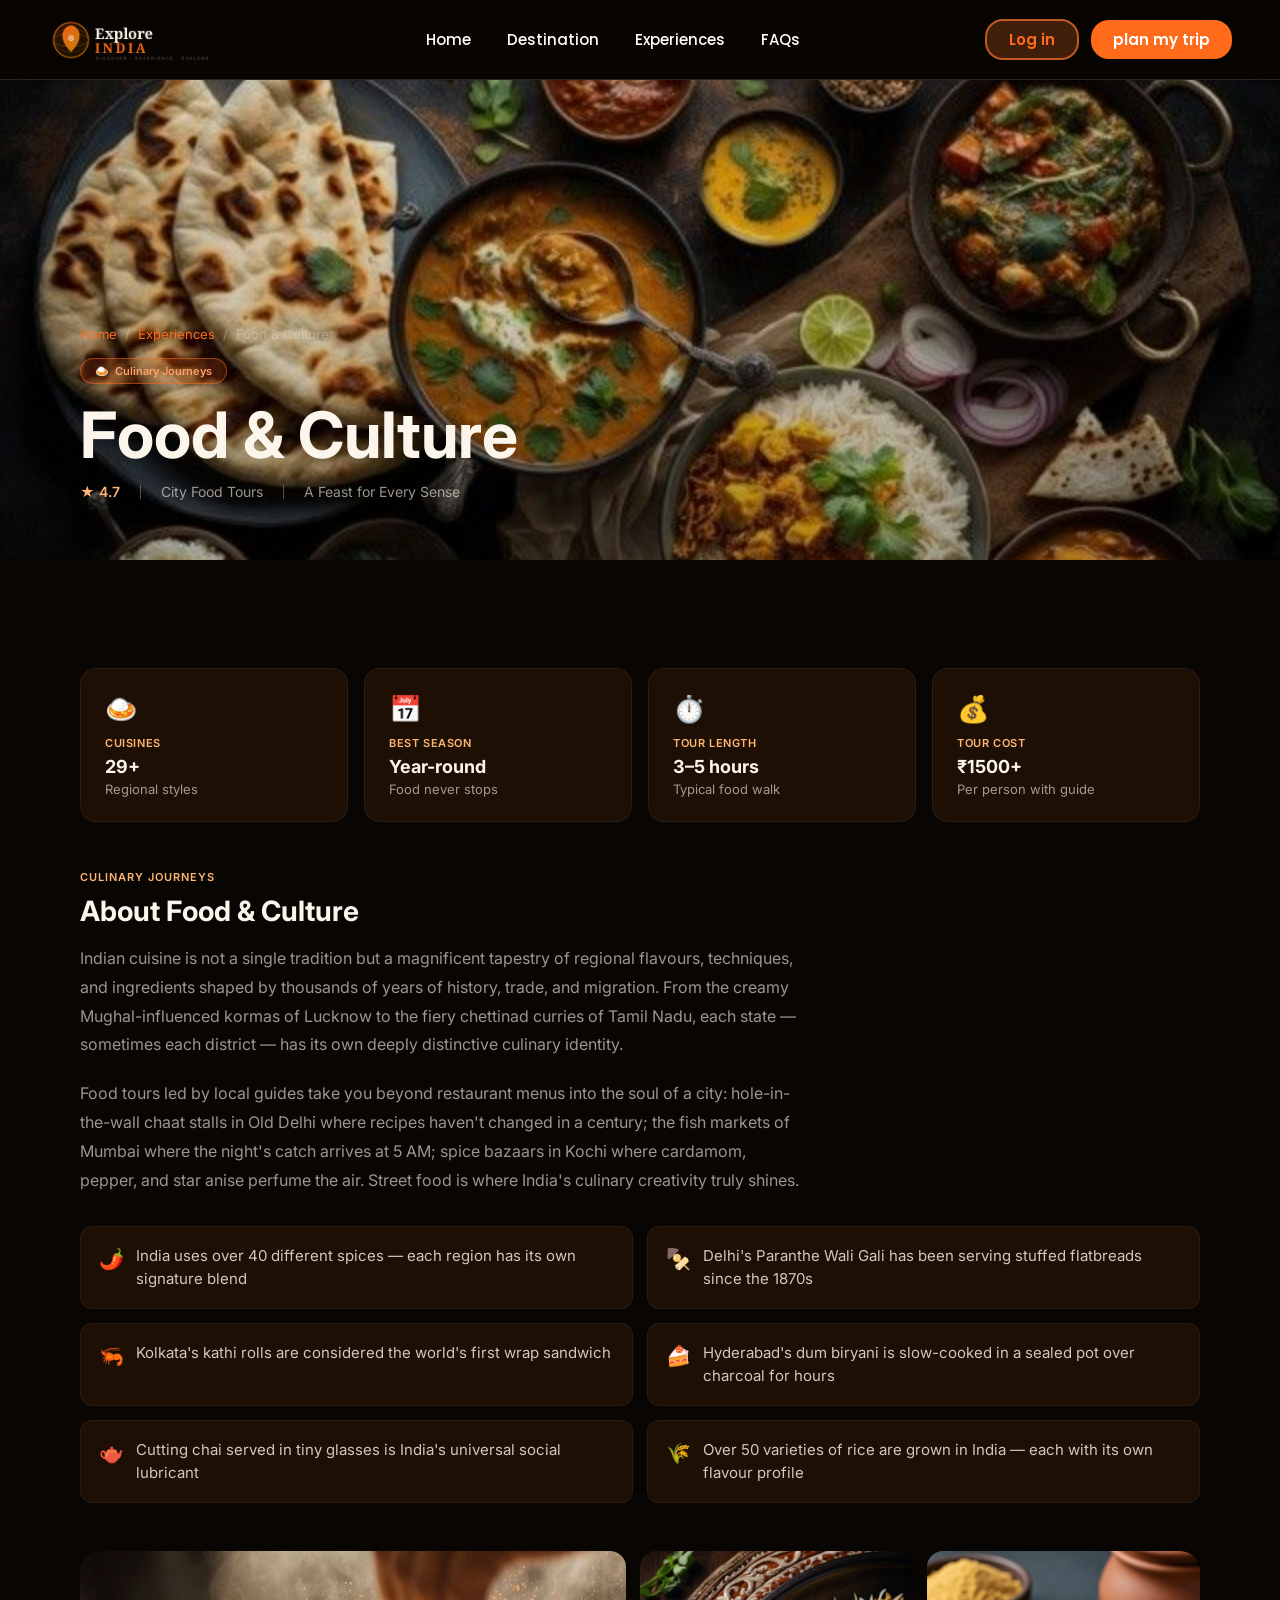
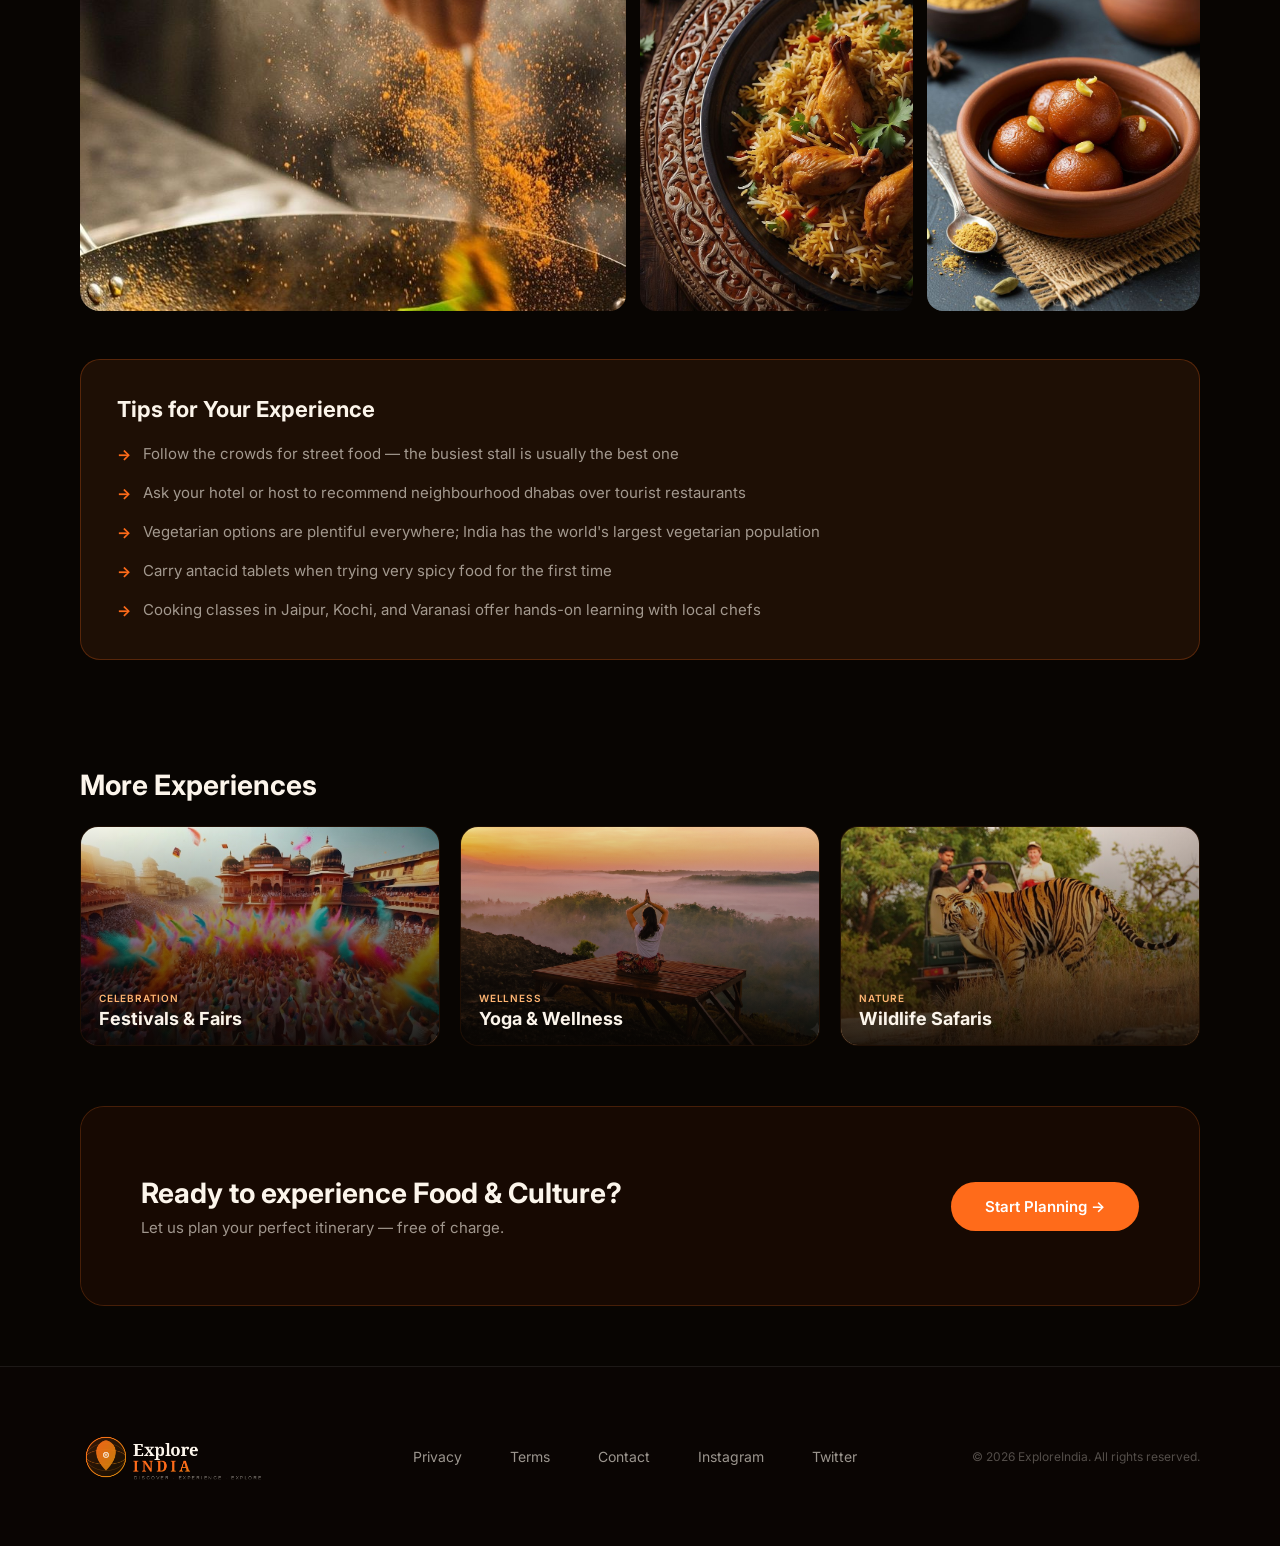
<file: pages/exp-food.html>
<!DOCTYPE html>
<html lang="en">
<head>
  <meta charset="UTF-8" />
  <meta name="viewport" content="width=device-width, initial-scale=1.0" />
  <title>Food & Culture — ExploreIndia</title>
  <link rel="preconnect" href="https://fonts.googleapis.com" />
  <link rel="preconnect" href="https://fonts.gstatic.com" crossorigin />
  <link href="https://fonts.googleapis.com/css2?family=Inter:wght@400;500;600;700&family=Poppins:wght@400;500;600;700&display=swap" rel="stylesheet" />
  <link rel="stylesheet" href="../CSS/base.css" />
  <link rel="stylesheet" href="../CSS/page.css" />
</head>
<body>

  <nav class="navbar" id="navbar">
    <div class="navbar__logo"><img src="../images/logo.png" alt="ExploreIndia" /></div>
    <ul class="navbar__links">
      <li><a href="../index.html">Home</a></li>
      <li><a href="../index.html#destinations">Destination</a></li>
      <li><a href="../index.html#experiences">Experiences</a></li>
      <li><a href="faq.html">FAQs</a></li>
    </ul>
    <div class="navbar__actions">
      <button class="btn-login">Log in</button>
      <button class="btn-plan-nav">plan my trip</button>
    </div>
  </nav>

   <div class="page-hero">
    <video autoplay muted loop playsinline class="page-hero__video" poster="../images/pages/experiences/food/foodbg.jpg">
        <source src="../images/pages/experiences/food/foodbg.mp4" type="video/mp4">
        Your browser does not support the video tag.
    </video>
    <div class="page-hero__overlay"></div>
    <div class="page-hero__content">
      <div class="page-hero__breadcrumb">
        <a href="../index.html">Home</a><span>/</span>
        <a href="../index.html#experiences">Experiences</a><span>/</span>
        <span>Food & Culture</span>
      </div>
      <div class="page-hero__tag">🍛 &nbsp;Culinary Journeys</div>
      <h1 class="page-hero__title">Food & Culture</h1>
      <div class="page-hero__meta">
        <span class="page-hero__rating">★ 4.7</span>
        <span class="page-hero__divider"></span>
        <span>City Food Tours</span>
        <span class="page-hero__divider"></span>
        <span>A Feast for Every Sense</span>
      </div>
    </div>
  </div>

  <div class="page-content">
    <div class="info-cards reveal">
        <div class="info-card"><div class="info-card__icon">🍛</div><div class="info-card__label">Cuisines</div><div class="info-card__value">29+</div><div class="info-card__sub">Regional styles</div></div>
        <div class="info-card"><div class="info-card__icon">📅</div><div class="info-card__label">Best Season</div><div class="info-card__value">Year-round</div><div class="info-card__sub">Food never stops</div></div>
        <div class="info-card"><div class="info-card__icon">⏱️</div><div class="info-card__label">Tour Length</div><div class="info-card__value">3–5 hours</div><div class="info-card__sub">Typical food walk</div></div>
        <div class="info-card"><div class="info-card__icon">💰</div><div class="info-card__label">Tour Cost</div><div class="info-card__value">₹1500+</div><div class="info-card__sub">Per person with guide</div></div>
    </div>
    <div class="prose reveal">
      <div class="section-label">Culinary Journeys</div>
      <h2>About Food & Culture</h2>
      <p>Indian cuisine is not a single tradition but a magnificent tapestry of regional flavours, techniques, and ingredients shaped by thousands of years of history, trade, and migration. From the creamy Mughal-influenced kormas of Lucknow to the fiery chettinad curries of Tamil Nadu, each state — sometimes each district — has its own deeply distinctive culinary identity.</p>
      <p>Food tours led by local guides take you beyond restaurant menus into the soul of a city: hole-in-the-wall chaat stalls in Old Delhi where recipes haven't changed in a century; the fish markets of Mumbai where the night's catch arrives at 5 AM; spice bazaars in Kochi where cardamom, pepper, and star anise perfume the air. Street food is where India's culinary creativity truly shines.</p>
    </div>
    <div class="highlights reveal">
        <div class="highlight-item"><div class="highlight-item__icon">🌶️</div><div class="highlight-item__text">India uses over 40 different spices — each region has its own signature blend</div></div>
        <div class="highlight-item"><div class="highlight-item__icon">🍢</div><div class="highlight-item__text">Delhi's Paranthe Wali Gali has been serving stuffed flatbreads since the 1870s</div></div>
        <div class="highlight-item"><div class="highlight-item__icon">🦐</div><div class="highlight-item__text">Kolkata's kathi rolls are considered the world's first wrap sandwich</div></div>
        <div class="highlight-item"><div class="highlight-item__icon">🍰</div><div class="highlight-item__text">Hyderabad's dum biryani is slow-cooked in a sealed pot over charcoal for hours</div></div>
        <div class="highlight-item"><div class="highlight-item__icon">🫖</div><div class="highlight-item__text">Cutting chai served in tiny glasses is India's universal social lubricant</div></div>
        <div class="highlight-item"><div class="highlight-item__icon">🌾</div><div class="highlight-item__text">Over 50 varieties of rice are grown in India — each with its own flavour profile</div></div>
    </div>
    <div class="gallery-strip reveal">
        <div class="gallery-strip__img"><img src="../images/pages/experiences/food/food1.jpg" alt="Indian street food" /></div>
        <div class="gallery-strip__img"><img src="../images/pages/experiences/food/food2.jpg" alt="Spice market" /></div>
        <div class="gallery-strip__img"><img src="../images/pages/experiences/food/food3.jpg" alt="Food festival" /></div>
    </div>
    <div class="tips-box reveal">
      <h3>Tips for Your Experience</h3>
      <div class="tips-list">
          <div class="tip-item">Follow the crowds for street food — the busiest stall is usually the best one</div>
          <div class="tip-item">Ask your hotel or host to recommend neighbourhood dhabas over tourist restaurants</div>
          <div class="tip-item">Vegetarian options are plentiful everywhere; India has the world's largest vegetarian population</div>
          <div class="tip-item">Carry antacid tablets when trying very spicy food for the first time</div>
          <div class="tip-item">Cooking classes in Jaipur, Kochi, and Varanasi offer hands-on learning with local chefs</div>
      </div>
    </div>
  </div>

  <div class="related-section">
    <div class="section-title">More Experiences</div>
    <div class="related-grid">
        <a href="exp-festivals.html" class="related-card">
          <img src="../images/exp-festivals.jpg" alt="Festivals & Fairs" />
          <div class="related-card__overlay"></div>
          <div class="related-card__info">
            <div class="related-card__region">Celebration</div>
            <div class="related-card__name">Festivals & Fairs</div>
          </div>
          <div class="related-card__gold-line"></div>
        </a>
        <a href="exp-yoga.html" class="related-card">
          <img src="../images/exp-yoga.jpg" alt="Yoga & Wellness" />
          <div class="related-card__overlay"></div>
          <div class="related-card__info">
            <div class="related-card__region">Wellness</div>
            <div class="related-card__name">Yoga & Wellness</div>
          </div>
          <div class="related-card__gold-line"></div>
        </a>
        <a href="exp-wildlife.html" class="related-card">
          <img src="../images/exp-wildlife.jpg" alt="Wildlife Safaris" />
          <div class="related-card__overlay"></div>
          <div class="related-card__info">
            <div class="related-card__region">Nature</div>
            <div class="related-card__name">Wildlife Safaris</div>
          </div>
          <div class="related-card__gold-line"></div>
        </a>
    </div>
  </div>

  <div class="page-cta">
    <div class="page-cta__banner reveal">
      <div class="page-cta__text">
        <div class="page-cta__title">Ready to experience Food & Culture?</div>
        <div class="page-cta__sub">Let us plan your perfect itinerary — free of charge.</div>
      </div>
      <button class="btn-cta">Start Planning →</button>
    </div>
  </div>

  <footer class="site-footer">
    <div class="site-footer__logo"><img src="../images/logo.png" alt="ExploreIndia" /></div>
    <div class="site-footer__links">
      <a href="#">Privacy</a><a href="#">Terms</a><a href="#">Contact</a>
      <a href="#">Instagram</a><a href="#">Twitter</a>
    </div>
    <div class="site-footer__copy">© 2026 ExploreIndia. All rights reserved.</div>
  </footer>

  <script src="../script.js"></script>
</body>
</html>
</file>
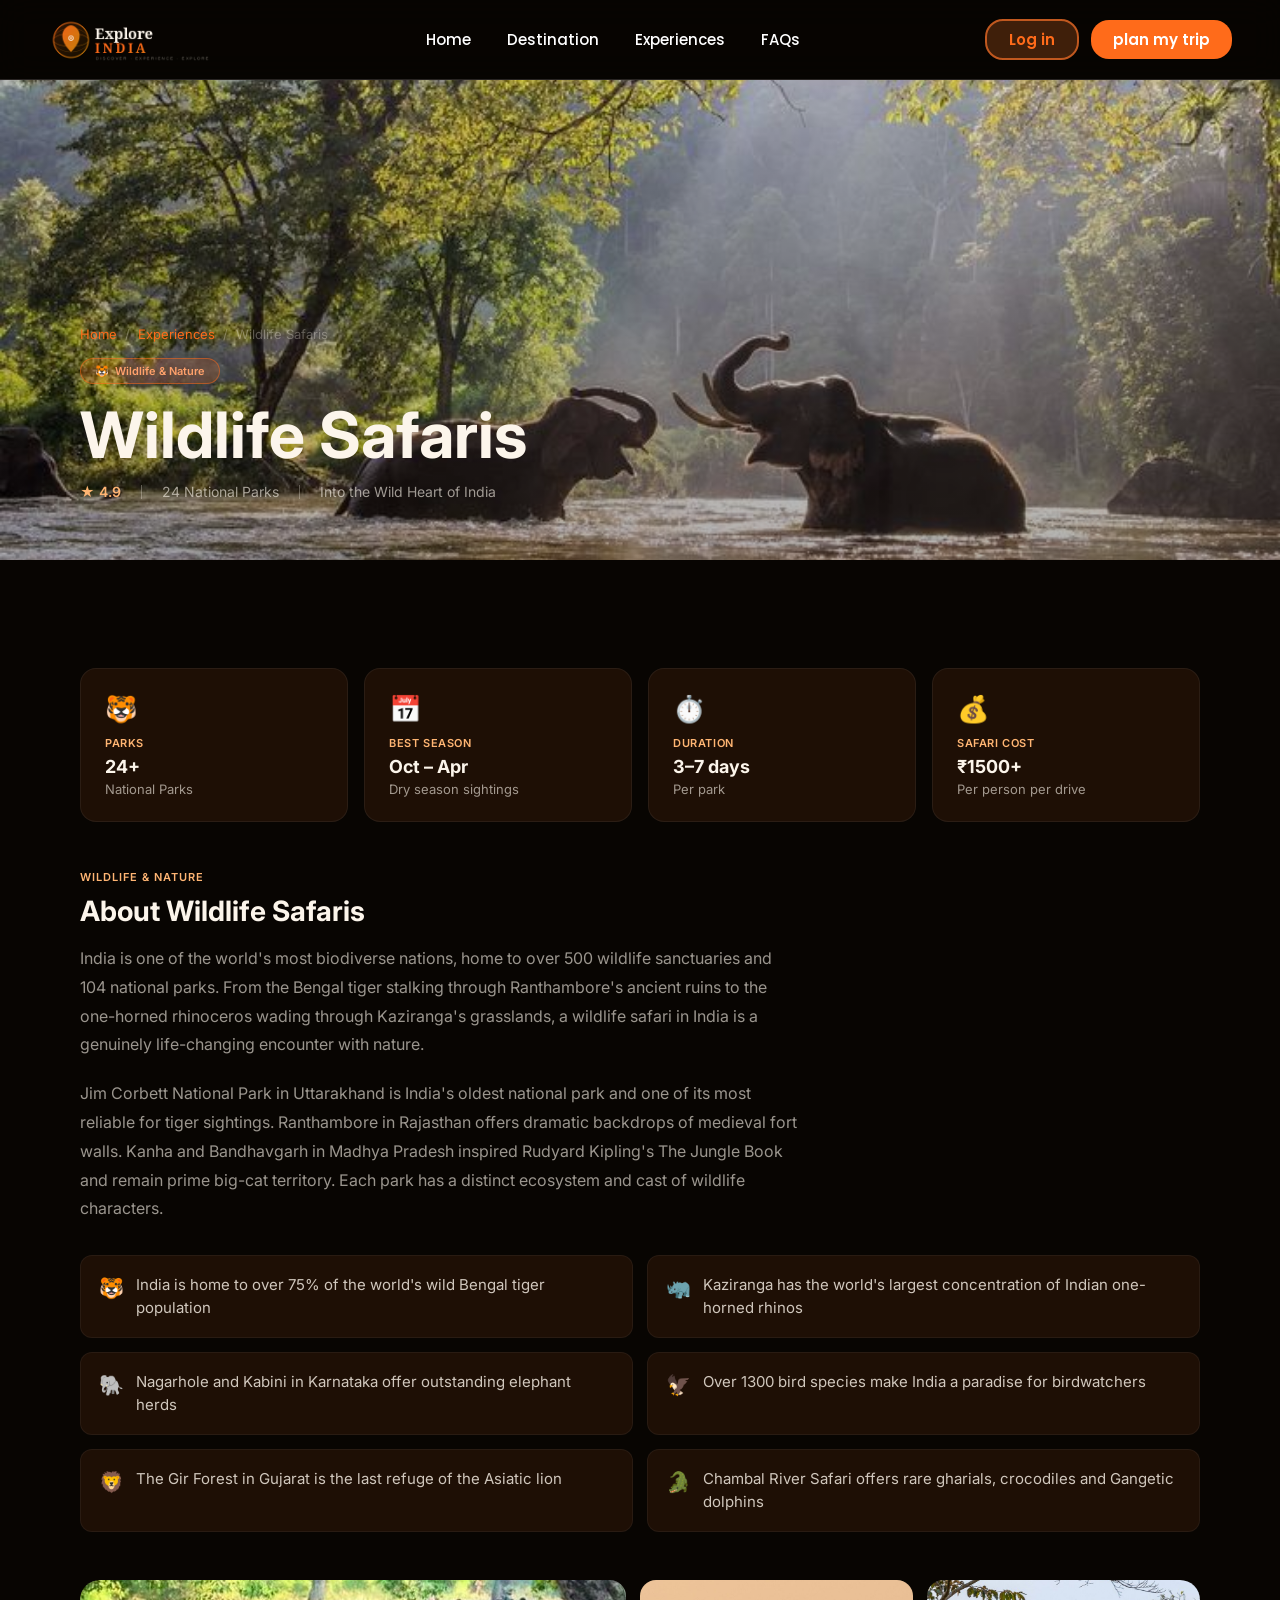
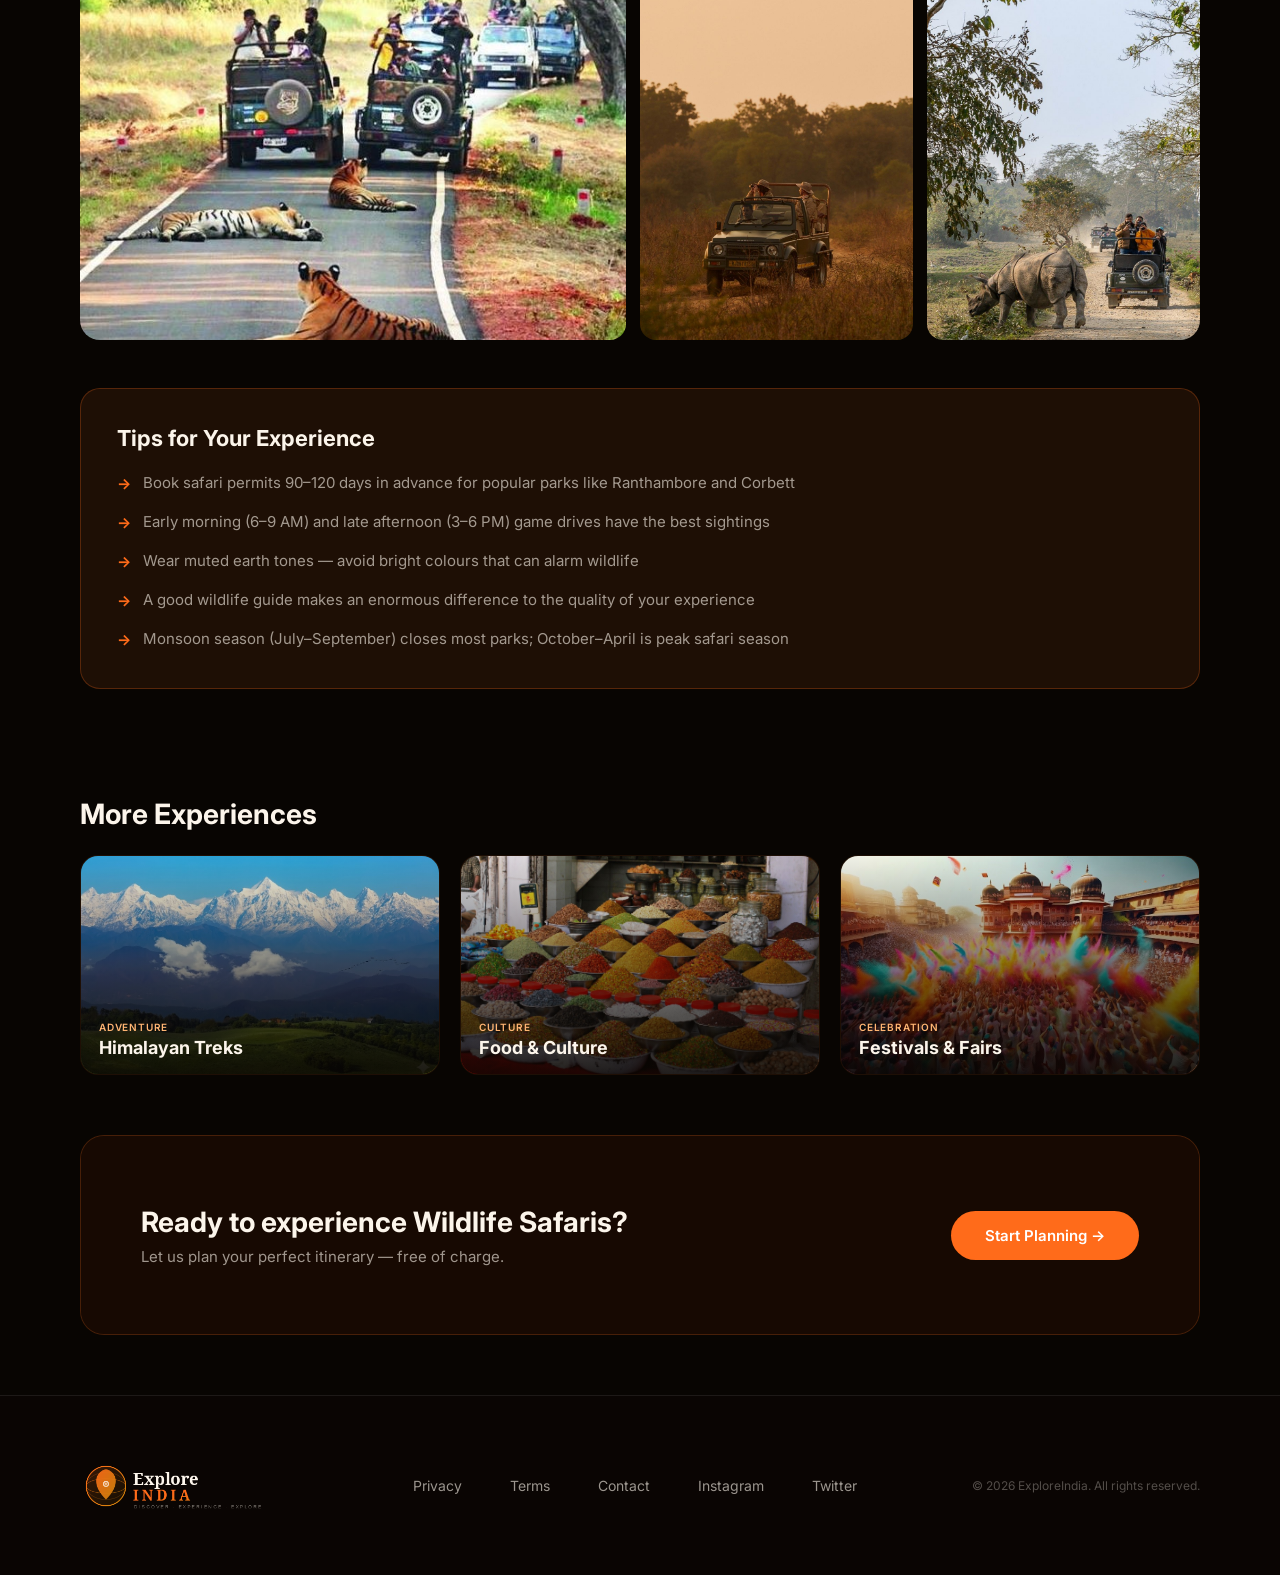
<file: pages/exp-wildlife.html>
<!DOCTYPE html>
<html lang="en">
<head>
  <meta charset="UTF-8" />
  <meta name="viewport" content="width=device-width, initial-scale=1.0" />
  <title>Wildlife Safaris — ExploreIndia</title>
  <link rel="preconnect" href="https://fonts.googleapis.com" />
  <link rel="preconnect" href="https://fonts.gstatic.com" crossorigin />
  <link href="https://fonts.googleapis.com/css2?family=Inter:wght@400;500;600;700&family=Poppins:wght@400;500;600;700&display=swap" rel="stylesheet" />
  <link rel="stylesheet" href="../CSS/base.css" />
  <link rel="stylesheet" href="../CSS/page.css" />
</head>
<body>

  <nav class="navbar" id="navbar">
    <div class="navbar__logo"><img src="../images/logo.png" alt="ExploreIndia" /></div>
    <ul class="navbar__links">
      <li><a href="../index.html">Home</a></li>
      <li><a href="../index.html#destinations">Destination</a></li>
      <li><a href="../index.html#experiences">Experiences</a></li>
      <li><a href="faq.html">FAQs</a></li>
    </ul>
    <div class="navbar__actions">
      <button class="btn-login">Log in</button>
      <button class="btn-plan-nav">plan my trip</button>
    </div>
  </nav>
    <div class="page-hero">
    <video autoplay muted loop playsinline class="page-hero__video" poster="../images/pages/experiences/wildlife/wildlifebg.jpg">
        <source src="../images/pages/experiences/wildlife/wildlifebg.mp4" type="video/mp4">
        Your browser does not support the video tag.
    </video>
    <div class="page-hero__overlay"></div>
    <div class="page-hero__content">
      <div class="page-hero__breadcrumb">
        <a href="../index.html">Home</a><span>/</span>
        <a href="../index.html#experiences">Experiences</a><span>/</span>
        <span>Wildlife Safaris</span>
      </div>
      <div class="page-hero__tag">🐯 &nbsp;Wildlife & Nature</div>
      <h1 class="page-hero__title">Wildlife Safaris</h1>
      <div class="page-hero__meta">
        <span class="page-hero__rating">★ 4.9</span>
        <span class="page-hero__divider"></span>
        <span>24 National Parks</span>
        <span class="page-hero__divider"></span>
        <span>Into the Wild Heart of India</span>
      </div>
    </div>
  </div>

  <div class="page-content">
    <div class="info-cards reveal">
        <div class="info-card"><div class="info-card__icon">🐯</div><div class="info-card__label">Parks</div><div class="info-card__value">24+</div><div class="info-card__sub">National Parks</div></div>
        <div class="info-card"><div class="info-card__icon">📅</div><div class="info-card__label">Best Season</div><div class="info-card__value">Oct – Apr</div><div class="info-card__sub">Dry season sightings</div></div>
        <div class="info-card"><div class="info-card__icon">⏱️</div><div class="info-card__label">Duration</div><div class="info-card__value">3–7 days</div><div class="info-card__sub">Per park</div></div>
        <div class="info-card"><div class="info-card__icon">💰</div><div class="info-card__label">Safari Cost</div><div class="info-card__value">₹1500+</div><div class="info-card__sub">Per person per drive</div></div>
    </div>
    <div class="prose reveal">
      <div class="section-label">Wildlife & Nature</div>
      <h2>About Wildlife Safaris</h2>
      <p>India is one of the world's most biodiverse nations, home to over 500 wildlife sanctuaries and 104 national parks. From the Bengal tiger stalking through Ranthambore's ancient ruins to the one-horned rhinoceros wading through Kaziranga's grasslands, a wildlife safari in India is a genuinely life-changing encounter with nature.</p>
      <p>Jim Corbett National Park in Uttarakhand is India's oldest national park and one of its most reliable for tiger sightings. Ranthambore in Rajasthan offers dramatic backdrops of medieval fort walls. Kanha and Bandhavgarh in Madhya Pradesh inspired Rudyard Kipling's The Jungle Book and remain prime big-cat territory. Each park has a distinct ecosystem and cast of wildlife characters.</p>
    </div>
    <div class="highlights reveal">
        <div class="highlight-item"><div class="highlight-item__icon">🐯</div><div class="highlight-item__text">India is home to over 75% of the world's wild Bengal tiger population</div></div>
        <div class="highlight-item"><div class="highlight-item__icon">🦏</div><div class="highlight-item__text">Kaziranga has the world's largest concentration of Indian one-horned rhinos</div></div>
        <div class="highlight-item"><div class="highlight-item__icon">🐘</div><div class="highlight-item__text">Nagarhole and Kabini in Karnataka offer outstanding elephant herds</div></div>
        <div class="highlight-item"><div class="highlight-item__icon">🦅</div><div class="highlight-item__text">Over 1300 bird species make India a paradise for birdwatchers</div></div>
        <div class="highlight-item"><div class="highlight-item__icon">🦁</div><div class="highlight-item__text">The Gir Forest in Gujarat is the last refuge of the Asiatic lion</div></div>
        <div class="highlight-item"><div class="highlight-item__icon">🐊</div><div class="highlight-item__text">Chambal River Safari offers rare gharials, crocodiles and Gangetic dolphins</div></div>
    </div>
    <div class="gallery-strip reveal">
        <div class="gallery-strip__img"><img src="../images/pages/experiences/wildlife/wildlife1.jpg" alt="Tiger safari" /></div>
        <div class="gallery-strip__img"><img src="../images/pages/experiences/wildlife/wildlife2.jpg" alt="National park landscape" /></div>
        <div class="gallery-strip__img"><img src="../images/pages/experiences/wildlife/wildlife3.jpg" alt="Bird watching" /></div>
    </div>
    <div class="tips-box reveal">
      <h3>Tips for Your Experience</h3>
      <div class="tips-list">
          <div class="tip-item">Book safari permits 90–120 days in advance for popular parks like Ranthambore and Corbett</div>
          <div class="tip-item">Early morning (6–9 AM) and late afternoon (3–6 PM) game drives have the best sightings</div>
          <div class="tip-item">Wear muted earth tones — avoid bright colours that can alarm wildlife</div>
          <div class="tip-item">A good wildlife guide makes an enormous difference to the quality of your experience</div>
          <div class="tip-item">Monsoon season (July–September) closes most parks; October–April is peak safari season</div>
      </div>
    </div>
  </div>

  <div class="related-section">
    <div class="section-title">More Experiences</div>
    <div class="related-grid">
        <a href="exp-himalaya.html" class="related-card">
          <img src="../images/exp-himalaya.jpg" alt="Himalayan Treks" />
          <div class="related-card__overlay"></div>
          <div class="related-card__info">
            <div class="related-card__region">Adventure</div>
            <div class="related-card__name">Himalayan Treks</div>
          </div>
          <div class="related-card__gold-line"></div>
        </a>
        <a href="exp-food.html" class="related-card">
          <img src="../images/exp-food.jpg" alt="Food & Culture" />
          <div class="related-card__overlay"></div>
          <div class="related-card__info">
            <div class="related-card__region">Culture</div>
            <div class="related-card__name">Food & Culture</div>
          </div>
          <div class="related-card__gold-line"></div>
        </a>
        <a href="exp-festivals.html" class="related-card">
          <img src="../images/exp-festivals.jpg" alt="Festivals & Fairs" />
          <div class="related-card__overlay"></div>
          <div class="related-card__info">
            <div class="related-card__region">Celebration</div>
            <div class="related-card__name">Festivals & Fairs</div>
          </div>
          <div class="related-card__gold-line"></div>
        </a>
    </div>
  </div>

  <div class="page-cta">
    <div class="page-cta__banner reveal">
      <div class="page-cta__text">
        <div class="page-cta__title">Ready to experience Wildlife Safaris?</div>
        <div class="page-cta__sub">Let us plan your perfect itinerary — free of charge.</div>
      </div>
      <button class="btn-cta">Start Planning →</button>
    </div>
  </div>

  <footer class="site-footer">
    <div class="site-footer__logo"><img src="../images/logo.png" alt="ExploreIndia" /></div>
    <div class="site-footer__links">
      <a href="#">Privacy</a><a href="#">Terms</a><a href="#">Contact</a>
      <a href="#">Instagram</a><a href="#">Twitter</a>
    </div>
    <div class="site-footer__copy">© 2026 ExploreIndia. All rights reserved.</div>
  </footer>

  <script src="../script.js"></script>
</body>
</html>
</file>
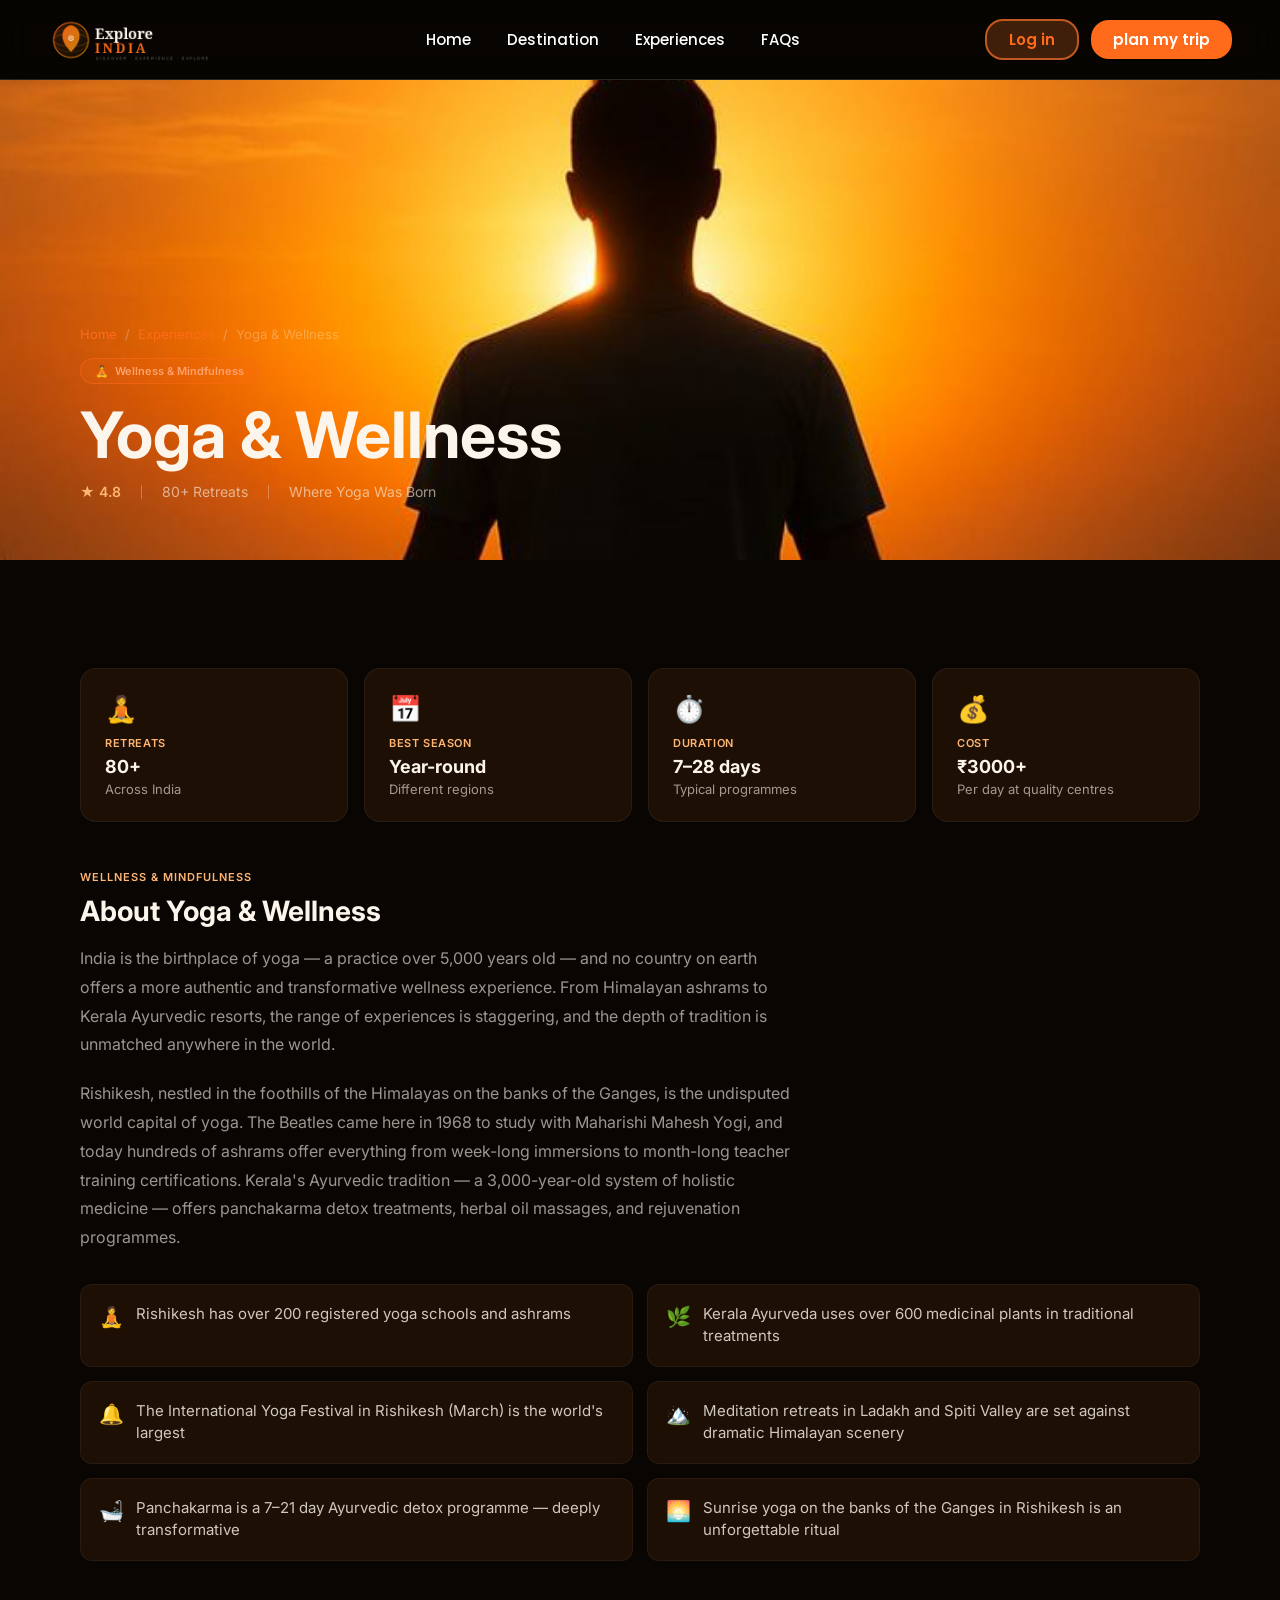
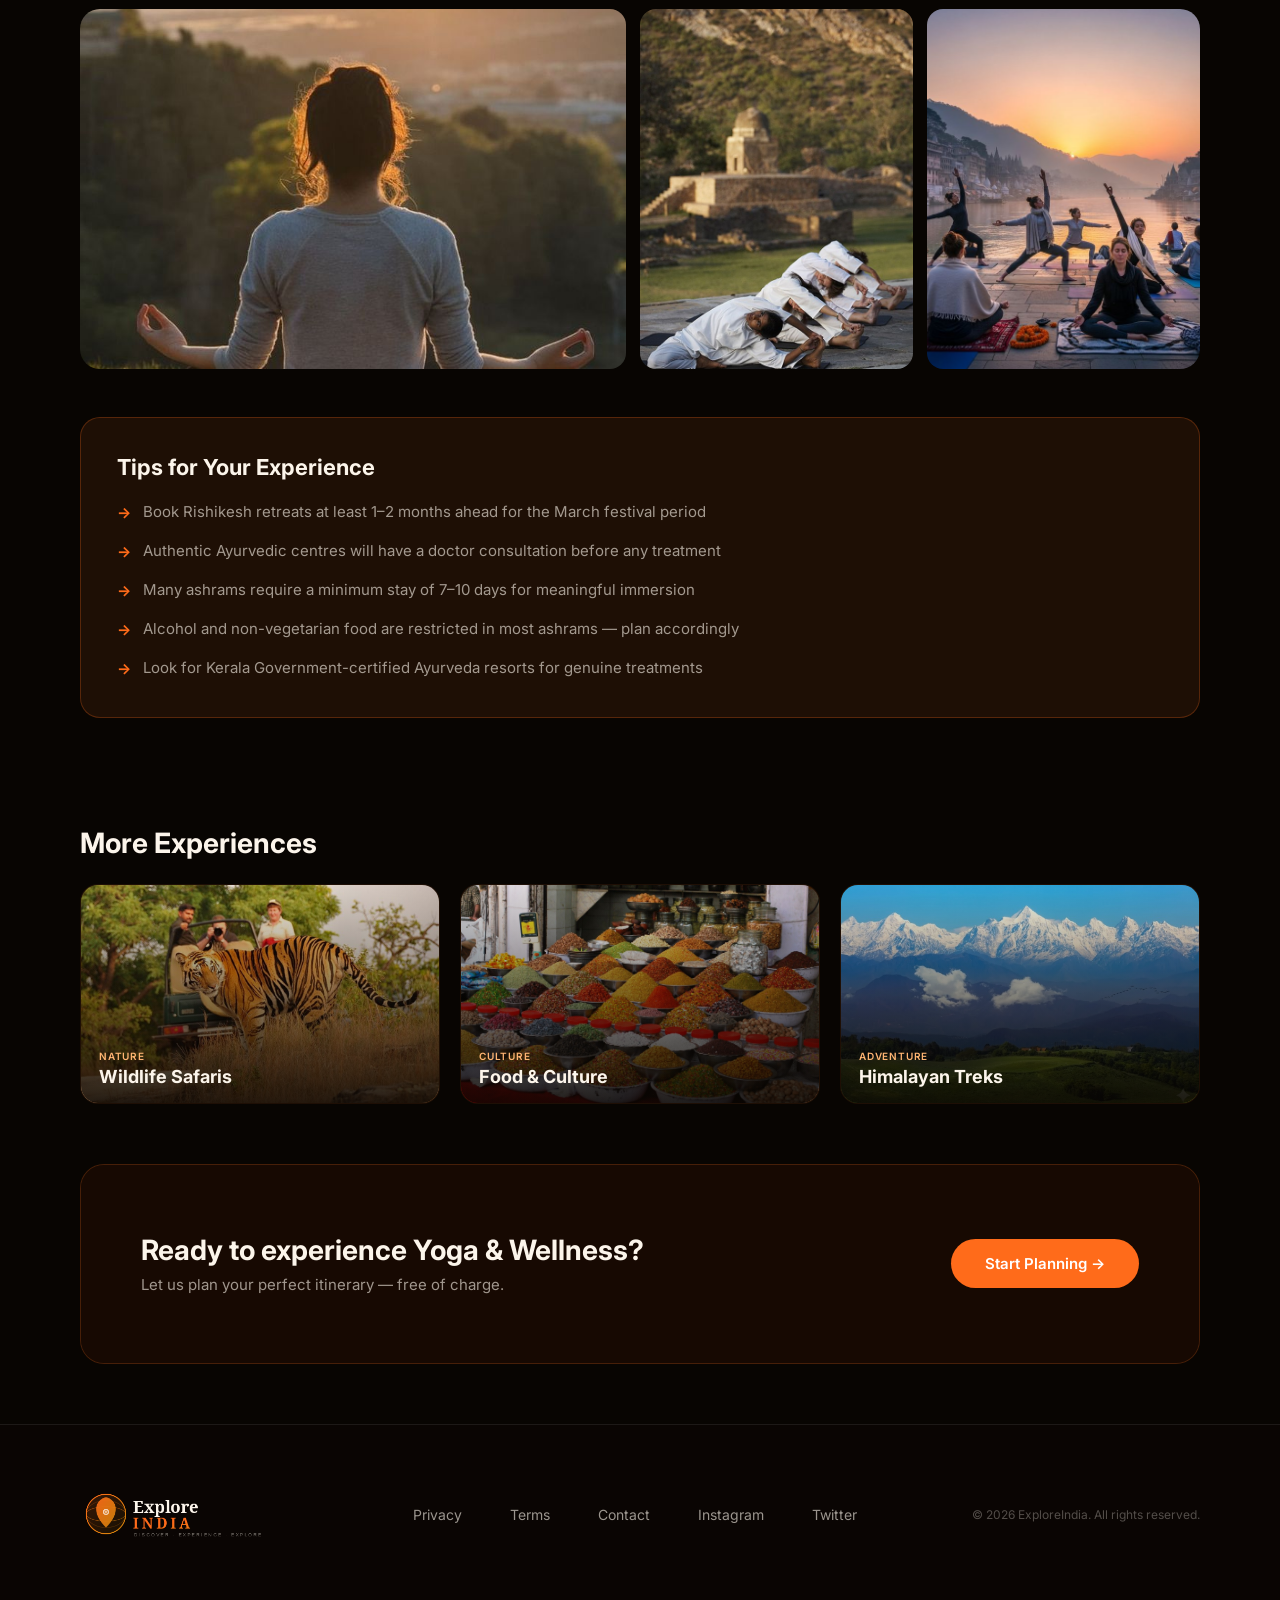
<file: pages/exp-yoga.html>
<!DOCTYPE html>
<html lang="en">
<head>
  <meta charset="UTF-8" />
  <meta name="viewport" content="width=device-width, initial-scale=1.0" />
  <title>Yoga & Wellness — ExploreIndia</title>
  <link rel="preconnect" href="https://fonts.googleapis.com" />
  <link rel="preconnect" href="https://fonts.gstatic.com" crossorigin />
  <link href="https://fonts.googleapis.com/css2?family=Inter:wght@400;500;600;700&family=Poppins:wght@400;500;600;700&display=swap" rel="stylesheet" />
  <link rel="stylesheet" href="../CSS/base.css" />
  <link rel="stylesheet" href="../CSS/page.css" />
</head>
<body>

  <nav class="navbar" id="navbar">
    <div class="navbar__logo"><img src="../images/logo.png" alt="ExploreIndia" /></div>
    <ul class="navbar__links">
      <li><a href="../index.html">Home</a></li>
      <li><a href="../index.html#destinations">Destination</a></li>
      <li><a href="../index.html#experiences">Experiences</a></li>
      <li><a href="faq.html">FAQs</a></li>
    </ul>
    <div class="navbar__actions">
      <button class="btn-login">Log in</button>
      <button class="btn-plan-nav">plan my trip</button>
    </div>
  </nav>
    <div class="page-hero">
    <video autoplay muted loop playsinline class="page-hero__video" poster="../images/pages/experiences/yoga/yogabg.jpg">
        <source src="../images/pages/experiences/yoga/yogabg.mp4" type="video/mp4">
        Your browser does not support the video tag.
    </video>
    <div class="page-hero__content">
      <div class="page-hero__breadcrumb">
        <a href="../index.html">Home</a><span>/</span>
        <a href="../index.html#experiences">Experiences</a><span>/</span>
        <span>Yoga & Wellness</span>
      </div>
      <div class="page-hero__tag">🧘 &nbsp;Wellness & Mindfulness</div>
      <h1 class="page-hero__title">Yoga & Wellness</h1>
      <div class="page-hero__meta">
        <span class="page-hero__rating">★ 4.8</span>
        <span class="page-hero__divider"></span>
        <span>80+ Retreats</span>
        <span class="page-hero__divider"></span>
        <span>Where Yoga Was Born</span>
      </div>
    </div>
  </div>

  <div class="page-content">
    <div class="info-cards reveal">
        <div class="info-card"><div class="info-card__icon">🧘</div><div class="info-card__label">Retreats</div><div class="info-card__value">80+</div><div class="info-card__sub">Across India</div></div>
        <div class="info-card"><div class="info-card__icon">📅</div><div class="info-card__label">Best Season</div><div class="info-card__value">Year-round</div><div class="info-card__sub">Different regions</div></div>
        <div class="info-card"><div class="info-card__icon">⏱️</div><div class="info-card__label">Duration</div><div class="info-card__value">7–28 days</div><div class="info-card__sub">Typical programmes</div></div>
        <div class="info-card"><div class="info-card__icon">💰</div><div class="info-card__label">Cost</div><div class="info-card__value">₹3000+</div><div class="info-card__sub">Per day at quality centres</div></div>
    </div>
    <div class="prose reveal">
      <div class="section-label">Wellness & Mindfulness</div>
      <h2>About Yoga & Wellness</h2>
      <p>India is the birthplace of yoga — a practice over 5,000 years old — and no country on earth offers a more authentic and transformative wellness experience. From Himalayan ashrams to Kerala Ayurvedic resorts, the range of experiences is staggering, and the depth of tradition is unmatched anywhere in the world.</p>
      <p>Rishikesh, nestled in the foothills of the Himalayas on the banks of the Ganges, is the undisputed world capital of yoga. The Beatles came here in 1968 to study with Maharishi Mahesh Yogi, and today hundreds of ashrams offer everything from week-long immersions to month-long teacher training certifications. Kerala's Ayurvedic tradition — a 3,000-year-old system of holistic medicine — offers panchakarma detox treatments, herbal oil massages, and rejuvenation programmes.</p>
    </div>
    <div class="highlights reveal">
        <div class="highlight-item"><div class="highlight-item__icon">🧘</div><div class="highlight-item__text">Rishikesh has over 200 registered yoga schools and ashrams</div></div>
        <div class="highlight-item"><div class="highlight-item__icon">🌿</div><div class="highlight-item__text">Kerala Ayurveda uses over 600 medicinal plants in traditional treatments</div></div>
        <div class="highlight-item"><div class="highlight-item__icon">🔔</div><div class="highlight-item__text">The International Yoga Festival in Rishikesh (March) is the world's largest</div></div>
        <div class="highlight-item"><div class="highlight-item__icon">🏔️</div><div class="highlight-item__text">Meditation retreats in Ladakh and Spiti Valley are set against dramatic Himalayan scenery</div></div>
        <div class="highlight-item"><div class="highlight-item__icon">🛁</div><div class="highlight-item__text">Panchakarma is a 7–21 day Ayurvedic detox programme — deeply transformative</div></div>
        <div class="highlight-item"><div class="highlight-item__icon">🌅</div><div class="highlight-item__text">Sunrise yoga on the banks of the Ganges in Rishikesh is an unforgettable ritual</div></div>
    </div>
    <div class="gallery-strip reveal">
        <div class="gallery-strip__img"><img src="../images/pages/experiences/yoga/yoga (1).jpg" alt="Yoga retreat" /></div>
        <div class="gallery-strip__img"><img src="../images/pages/experiences/yoga/yoga (2).jpg" alt="Ayurvedic treatment" /></div>
        <div class="gallery-strip__img"><img src="../images/pages/experiences/yoga/yoga (3).jpg" alt="Meditation by the Ganges" /></div>
    </div>
    <div class="tips-box reveal">
      <h3>Tips for Your Experience</h3>
      <div class="tips-list">
          <div class="tip-item">Book Rishikesh retreats at least 1–2 months ahead for the March festival period</div>
          <div class="tip-item">Authentic Ayurvedic centres will have a doctor consultation before any treatment</div>
          <div class="tip-item">Many ashrams require a minimum stay of 7–10 days for meaningful immersion</div>
          <div class="tip-item">Alcohol and non-vegetarian food are restricted in most ashrams — plan accordingly</div>
          <div class="tip-item">Look for Kerala Government-certified Ayurveda resorts for genuine treatments</div>
      </div>
    </div>
  </div>

  <div class="related-section">
    <div class="section-title">More Experiences</div>
    <div class="related-grid">
        <a href="exp-wildlife.html" class="related-card">
          <img src="../images/exp-wildlife.jpg" alt="Wildlife Safaris" />
          <div class="related-card__overlay"></div>
          <div class="related-card__info">
            <div class="related-card__region">Nature</div>
            <div class="related-card__name">Wildlife Safaris</div>
          </div>
          <div class="related-card__gold-line"></div>
        </a>
        <a href="exp-food.html" class="related-card">
          <img src="../images/exp-food.jpg" alt="Food & Culture" />
          <div class="related-card__overlay"></div>
          <div class="related-card__info">
            <div class="related-card__region">Culture</div>
            <div class="related-card__name">Food & Culture</div>
          </div>
          <div class="related-card__gold-line"></div>
        </a>
        <a href="exp-himalaya.html" class="related-card">
          <img src="../images/exp-himalaya.jpg" alt="Himalayan Treks" />
          <div class="related-card__overlay"></div>
          <div class="related-card__info">
            <div class="related-card__region">Adventure</div>
            <div class="related-card__name">Himalayan Treks</div>
          </div>
          <div class="related-card__gold-line"></div>
        </a>
    </div>
  </div>

  <div class="page-cta">
    <div class="page-cta__banner reveal">
      <div class="page-cta__text">
        <div class="page-cta__title">Ready to experience Yoga & Wellness?</div>
        <div class="page-cta__sub">Let us plan your perfect itinerary — free of charge.</div>
      </div>
      <button class="btn-cta">Start Planning →</button>
    </div>
  </div>

  <footer class="site-footer">
    <div class="site-footer__logo"><img src="../images/logo.png" alt="ExploreIndia" /></div>
    <div class="site-footer__links">
      <a href="#">Privacy</a><a href="#">Terms</a><a href="#">Contact</a>
      <a href="#">Instagram</a><a href="#">Twitter</a>
    </div>
    <div class="site-footer__copy">© 2026 ExploreIndia. All rights reserved.</div>
  </footer>

  <script src="../script.js"></script>
</body>
</html>
</file>
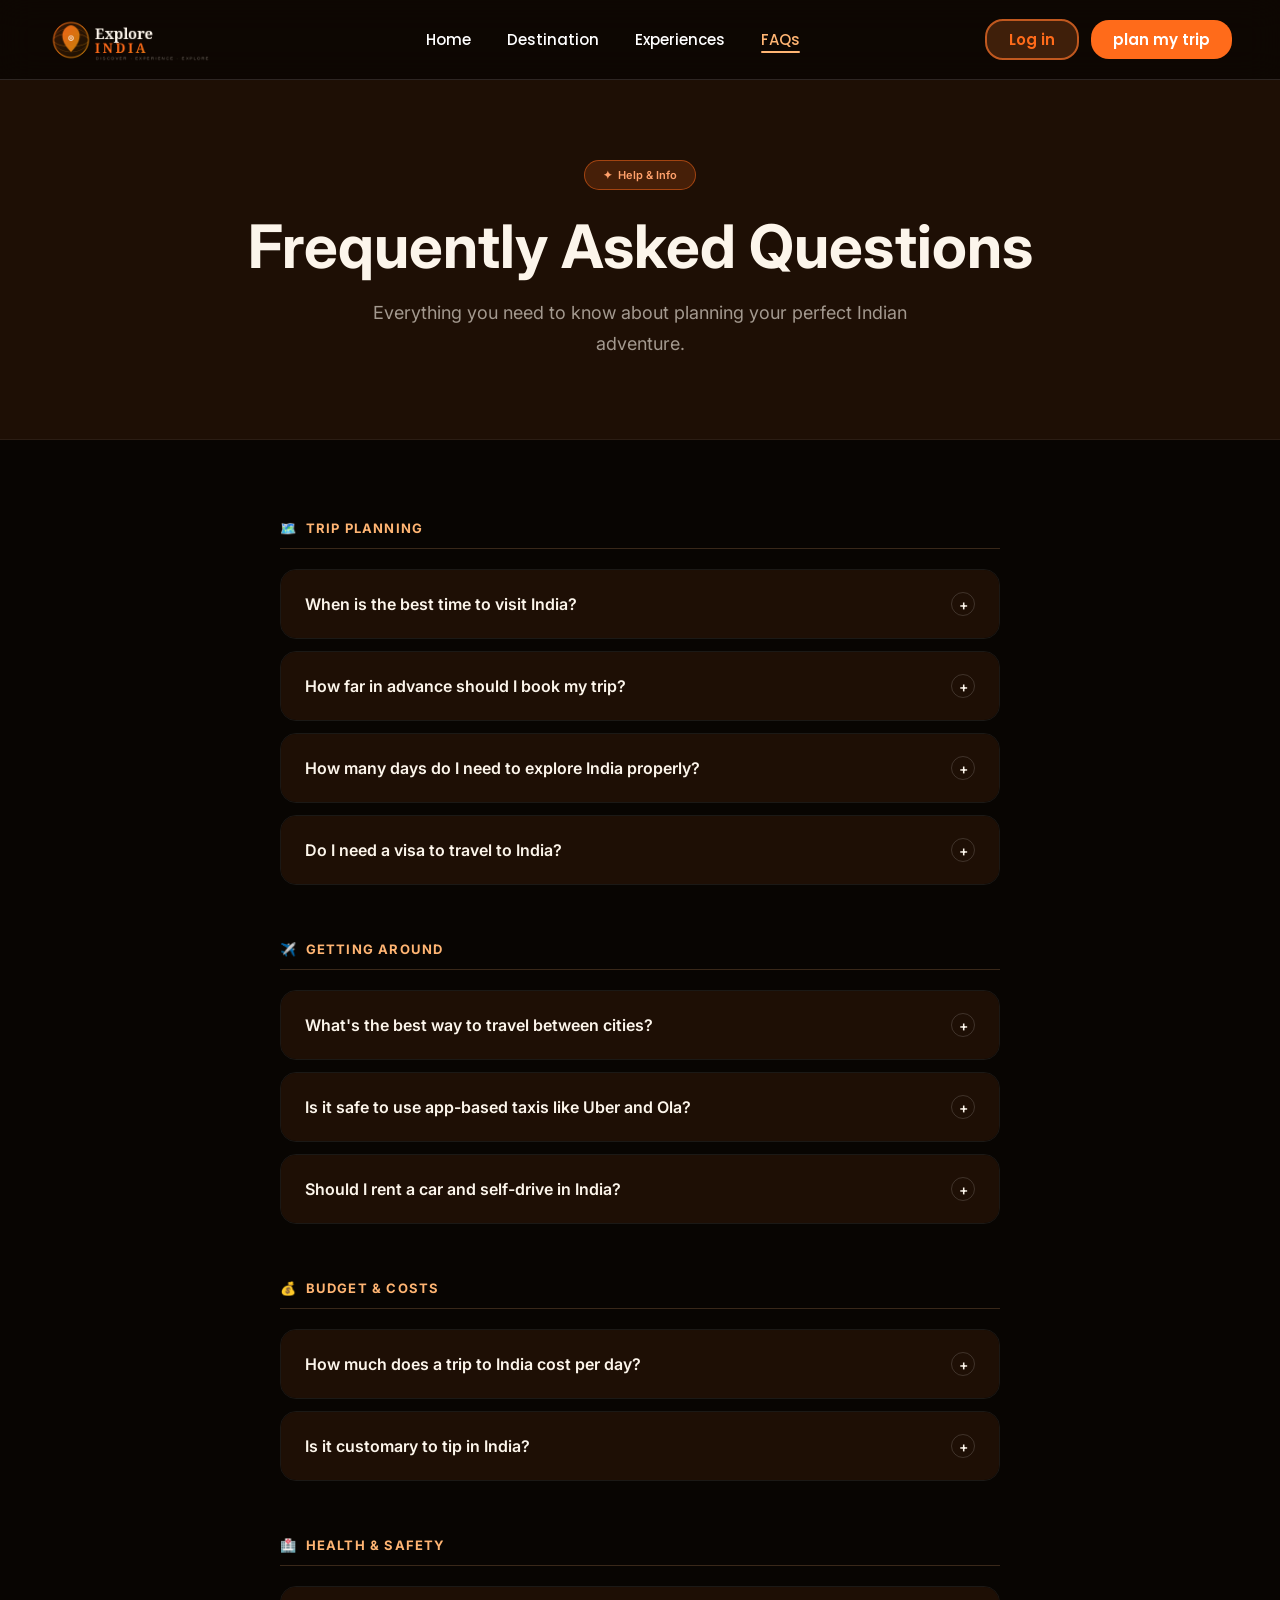
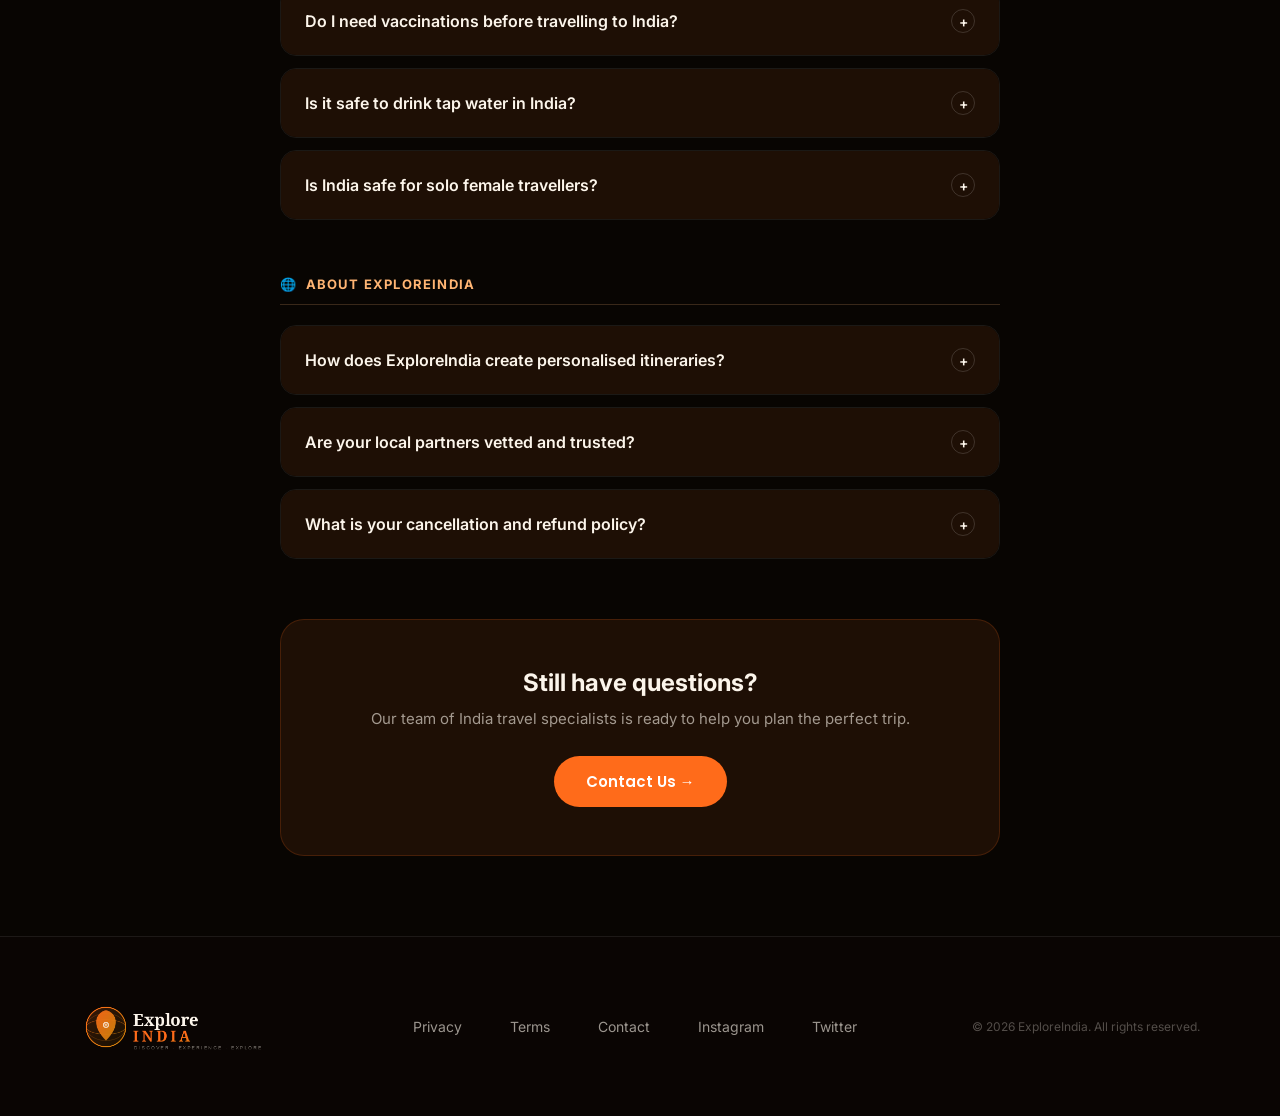
<file: pages/faq.html>
<!DOCTYPE html>
<html lang="en">
<head>
  <meta charset="UTF-8" />
  <meta name="viewport" content="width=device-width, initial-scale=1.0" />
  <title>FAQs — ExploreIndia</title>
  <link rel="preconnect" href="https://fonts.googleapis.com" />
  <link rel="preconnect" href="https://fonts.gstatic.com" crossorigin />
  <link href="https://fonts.googleapis.com/css2?family=Inter:wght@400;500;600;700&family=Poppins:wght@400;500;600;700&display=swap" rel="stylesheet" />
  <link rel="stylesheet" href="../CSS/base.css" />
  <link rel="stylesheet" href="../CSS/page.css" />
  <style>
    /* ── FAQ page-specific ── */
    .faq-hero {
      background: var(--deep);
      padding: 160px 80px 80px;
      text-align: center;
      border-bottom: 1px solid rgba(255,255,255,0.06);
    }
    .faq-hero__tag {
      display: inline-flex; align-items: center; gap: 6px;
      background: var(--o18); border: 1px solid var(--o50);
      border-radius: 100px; padding: 7px 18px;
      font-size: 11px; font-weight: 600; color: #ffa16b;
      margin-bottom: 20px;
    }
    .faq-hero__title {
      font-size: clamp(36px, 5vw, 60px); font-weight: 700;
      color: var(--cream); margin-bottom: 16px;
    }
    .faq-hero__sub {
      font-size: 18px; color: var(--cream60); max-width: 560px; margin: 0 auto;
      line-height: 1.7;
    }

    .faq-body { max-width: 800px; margin: 0 auto; padding: 80px 40px; }

    .faq-category { margin-bottom: 56px; }
    .faq-category__title {
      font-size: 13px; font-weight: 700; letter-spacing: 1.2px;
      color: var(--amber); text-transform: uppercase;
      margin-bottom: 20px; padding-bottom: 12px;
      border-bottom: 1px solid rgba(255,181,115,0.2);
    }

    .faq-item {
      border: 1px solid rgba(255,255,255,0.08);
      border-radius: 16px; overflow: hidden;
      margin-bottom: 12px;
      transition: border-color 0.3s;
    }
    .faq-item:hover { border-color: var(--o25); }
    .faq-item.open  { border-color: var(--o35); }

    .faq-question {
      width: 100%; text-align: left;
      display: flex; align-items: center; justify-content: space-between;
      padding: 22px 24px;
      font-size: 16px; font-weight: 600; color: var(--cream);
      background: var(--deep); cursor: pointer;
      transition: background 0.2s, color 0.2s;
      gap: 16px;
    }
    .faq-item.open .faq-question { color: var(--amber); }

    .faq-question__icon {
      flex-shrink: 0; width: 24px; height: 24px;
      border: 1px solid rgba(255,255,255,0.15); border-radius: 50%;
      display: flex; align-items: center; justify-content: center;
      font-size: 14px; transition: transform 0.35s var(--ease), border-color 0.3s, background 0.3s;
    }
    .faq-item.open .faq-question__icon {
      transform: rotate(45deg);
      border-color: var(--orange); background: var(--o18);
      color: var(--orange);
    }

    .faq-answer {
      max-height: 0; overflow: hidden;
      transition: max-height 0.45s var(--ease), padding 0.3s ease;
      background: rgba(30,15,5,0.5);
    }
    .faq-item.open .faq-answer { max-height: 400px; }

    .faq-answer__inner {
      padding: 0 24px 24px;
      font-size: 15px; line-height: 1.8; color: var(--cream60);
    }
    .faq-answer__inner a { color: var(--orange); }
    .faq-answer__inner a:hover { text-decoration: underline; }

    .faq-contact {
      background: var(--deep); border: 1px solid var(--o18);
      border-radius: 24px; padding: 48px; text-align: center;
      margin-top: 60px;
    }
    .faq-contact h3 { font-size: 24px; font-weight: 700; color: var(--cream); margin-bottom: 12px; }
    .faq-contact p  { font-size: 15px; color: var(--cream60); margin-bottom: 28px; }

    @media (max-width: 900px) {
      .faq-hero { padding: 140px 28px 60px; }
      .faq-body { padding: 48px 28px; }
    }
  </style>
</head>
<body>

  <nav class="navbar" id="navbar">
    <div class="navbar__logo"><img src="../images/logo.png" alt="ExploreIndia" /></div>
    <ul class="navbar__links">
      <li><a href="../index.html">Home</a></li>
      <li><a href="../index.html#destinations">Destination</a></li>
      <li><a href="../index.html#experiences">Experiences</a></li>
      <li><a href="faq.html" class="active">FAQs</a></li>
    </ul>
    <div class="navbar__actions">
      <button class="btn-login">Log in</button>
      <button class="btn-plan-nav">plan my trip</button>
    </div>
  </nav>

  <!-- FAQ Hero -->
  <div class="faq-hero">
    <div class="faq-hero__tag">✦ &nbsp;Help & Info</div>
    <h1 class="faq-hero__title">Frequently Asked Questions</h1>
    <p class="faq-hero__sub">Everything you need to know about planning your perfect Indian adventure.</p>
  </div>

  <div class="faq-body">

    <!-- PLANNING -->
    <div class="faq-category reveal">
      <div class="faq-category__title">🗺️ &nbsp;Trip Planning</div>

      <div class="faq-item">
        <button class="faq-question">
          When is the best time to visit India?
          <span class="faq-question__icon">+</span>
        </button>
        <div class="faq-answer"><div class="faq-answer__inner">
          The best time depends on where in India you're visiting. As a general rule, <strong>October to March</strong> is ideal for most of the country — the weather is cooler and drier, making sightseeing comfortable. North India's Himalayan regions are best visited from <strong>May to September</strong> for trekking, while the monsoon season (July–September) brings lush greenery to Kerala and the Western Ghats. Rajasthan's desert is most pleasant from November to February.
        </div></div>
      </div>

      <div class="faq-item">
        <button class="faq-question">
          How far in advance should I book my trip?
          <span class="faq-question__icon">+</span>
        </button>
        <div class="faq-answer"><div class="faq-answer__inner">
          We recommend booking <strong>3–6 months in advance</strong> for peak season (October–February) travel, especially if you want to visit during festivals like Diwali or Holi, or plan to take a Kerala houseboat. For wildlife safaris in popular parks like Ranthambore and Corbett, permit slots can fill up <strong>90–120 days</strong> in advance. For off-season travel (April–June), 4–6 weeks is usually sufficient.
        </div></div>
      </div>

      <div class="faq-item">
        <button class="faq-question">
          How many days do I need to explore India properly?
          <span class="faq-question__icon">+</span>
        </button>
        <div class="faq-answer"><div class="faq-answer__inner">
          India is vast and endlessly varied — you could spend a lifetime here and not see everything. For a first-time visitor, we recommend <strong>at least 14 days</strong> to get a meaningful taste. The classic Golden Triangle (Delhi, Jaipur, Agra) takes 5–7 days. Adding Kerala or Goa requires another 4–5 days. For a broader journey across multiple regions, 3–4 weeks is ideal. Our itinerary planners can help you maximise any timeframe.
        </div></div>
      </div>

      <div class="faq-item">
        <button class="faq-question">
          Do I need a visa to travel to India?
          <span class="faq-question__icon">+</span>
        </button>
        <div class="faq-answer"><div class="faq-answer__inner">
          Most foreign nationals need a visa to enter India. The <strong>e-Tourist Visa (eTV)</strong> is available for citizens of over 160 countries and can be applied for online at <a href="https://indianvisaonline.gov.in" target="_blank">indianvisaonline.gov.in</a>. Processing typically takes 3–5 business days. Apply at least 4 days before your departure date. The e-visa is valid for 30 days, 1 year, or 5 years depending on the type you select.
        </div></div>
      </div>

    </div>

    <!-- TRANSPORT -->
    <div class="faq-category reveal">
      <div class="faq-category__title">✈️ &nbsp;Getting Around</div>

      <div class="faq-item">
        <button class="faq-question">
          What's the best way to travel between cities?
          <span class="faq-question__icon">+</span>
        </button>
        <div class="faq-answer"><div class="faq-answer__inner">
          India's transport network is extensive. <strong>Domestic flights</strong> are affordable and cover most major cities — IndiGo, Air India, and SpiceJet are the main carriers. <strong>Trains</strong> are an iconic and scenic way to travel, especially on longer routes; the Rajdhani and Shatabdi expresses are fast and comfortable. Book train tickets on <a href="https://www.irctc.co.in" target="_blank">IRCTC.co.in</a> as early as possible. For shorter hops, <strong>private taxis</strong> arranged through your hotel or a trusted agency offer flexibility.
        </div></div>
      </div>

      <div class="faq-item">
        <button class="faq-question">
          Is it safe to use app-based taxis like Uber and Ola?
          <span class="faq-question__icon">+</span>
        </button>
        <div class="faq-answer"><div class="faq-answer__inner">
          Yes — <strong>Uber and Ola</strong> operate in most major Indian cities and are generally safe, transparent on pricing, and trackable by GPS. They're ideal for city travel. In smaller towns or rural areas where apps have limited coverage, pre-negotiated auto-rickshaws or hotel-arranged taxis are the best option. Always share your ride details with someone you trust when travelling alone.
        </div></div>
      </div>

      <div class="faq-item">
        <button class="faq-question">
          Should I rent a car and self-drive in India?
          <span class="faq-question__icon">+</span>
        </button>
        <div class="faq-answer"><div class="faq-answer__inner">
          Self-driving in India is possible but <strong>not recommended for most visitors</strong>. Traffic is dense and chaotic by international standards, road rules are loosely observed, and signage is inconsistent. A far better option is to <strong>hire a car with a driver</strong> — it's affordable (typically ₹2,500–5,000/day), safe, and means you get a knowledgeable local companion. Scooter rental in Goa and a few other tourist-friendly areas is a popular and manageable exception.
        </div></div>
      </div>

    </div>

    <!-- BUDGET -->
    <div class="faq-category reveal">
      <div class="faq-category__title">💰 &nbsp;Budget & Costs</div>

      <div class="faq-item">
        <button class="faq-question">
          How much does a trip to India cost per day?
          <span class="faq-question__icon">+</span>
        </button>
        <div class="faq-answer"><div class="faq-answer__inner">
          India suits every budget. A <strong>budget traveller</strong> can get by on ₹2,000–4,000 per day (approx. $25–50 USD) staying in guesthouses and eating local food. A <strong>mid-range traveller</strong> spending on comfortable hotels and guided experiences should budget ₹8,000–20,000 per day. <strong>Luxury travel</strong> — palace hotels, private tours, and fine dining — can run ₹30,000–1,00,000+ per day. Our planners can tailor an itinerary to exactly your budget.
        </div></div>
      </div>

      <div class="faq-item">
        <button class="faq-question">
          Is it customary to tip in India?
          <span class="faq-question__icon">+</span>
        </button>
        <div class="faq-answer"><div class="faq-answer__inner">
          Tipping is not mandatory in India but is warmly appreciated, especially in the tourism and hospitality sector. A <strong>tip of 10%</strong> at restaurants is standard if service charge isn't already included. For guides, ₹200–500 per day is a good benchmark. Hotel porters typically receive ₹50–100 per bag. Safari drivers and boat operators appreciate ₹200–500 per outing. Your generosity has a meaningful impact on people's livelihoods.
        </div></div>
      </div>

    </div>

    <!-- HEALTH & SAFETY -->
    <div class="faq-category reveal">
      <div class="faq-category__title">🏥 &nbsp;Health & Safety</div>

      <div class="faq-item">
        <button class="faq-question">
          Do I need vaccinations before travelling to India?
          <span class="faq-question__icon">+</span>
        </button>
        <div class="faq-answer"><div class="faq-answer__inner">
          Consult your doctor or a travel health clinic at least 6–8 weeks before departure. Commonly recommended vaccinations include <strong>Hepatitis A, Typhoid, and Tetanus</strong>. Hepatitis B is advisable for longer stays. Malaria prophylaxis may be recommended for rural or forest areas. Travellers arriving from yellow-fever endemic countries must carry a valid yellow fever certificate. Always travel with comprehensive travel insurance including medical coverage.
        </div></div>
      </div>

      <div class="faq-item">
        <button class="faq-question">
          Is it safe to drink tap water in India?
          <span class="faq-question__icon">+</span>
        </button>
        <div class="faq-answer"><div class="faq-answer__inner">
          <strong>No</strong> — tap water is not safe to drink for most visitors. Always drink bottled water from sealed bottles (check the seal before purchasing) or use a quality water purification filter or sterilisation tablets. Be cautious with ice in drinks at smaller establishments, and avoid raw salads washed in tap water. Most mid-range and higher hotels provide complimentary bottled water in rooms.
        </div></div>
      </div>

      <div class="faq-item">
        <button class="faq-question">
          Is India safe for solo female travellers?
          <span class="faq-question__icon">+</span>
        </button>
        <div class="faq-answer"><div class="faq-answer__inner">
          Many women travel solo in India every year and have wonderful, enriching experiences. That said, it requires <strong>awareness and preparation</strong>. Stick to well-travelled tourist routes, book reputable accommodation, share your itinerary with trusted contacts, use app-based taxis, dress modestly in conservative areas, and trust your instincts. Cities like Rishikesh, Udaipur, and Kochi are generally considered very welcoming to solo female travellers. Joining a small group tour for at least the first trip can be a reassuring way to start.
        </div></div>
      </div>

    </div>

    <!-- ABOUT EXPLOREINDIA -->
    <div class="faq-category reveal">
      <div class="faq-category__title">🌐 &nbsp;About ExploreIndia</div>

      <div class="faq-item">
        <button class="faq-question">
          How does ExploreIndia create personalised itineraries?
          <span class="faq-question__icon">+</span>
        </button>
        <div class="faq-answer"><div class="faq-answer__inner">
          After you submit your trip preferences — dates, budget, interests, and travel style — our team of India travel specialists reviews your requirements and crafts a day-by-day itinerary tailored specifically to you. We then connect you with vetted local partners for accommodation, transport, and guided experiences. The planning consultation is <strong>completely free</strong>, with no obligation to book.
        </div></div>
      </div>

      <div class="faq-item">
        <button class="faq-question">
          Are your local partners vetted and trusted?
          <span class="faq-question__icon">+</span>
        </button>
        <div class="faq-answer"><div class="faq-answer__inner">
          Yes. Every guide, driver, accommodation provider, and activity operator in our network has been <strong>personally vetted</strong> by our team through in-person visits, background checks, and ongoing traveller feedback. We only work with partners who share our commitment to authentic, responsible, and memorable travel experiences. If something falls short of expectations, we take responsibility and make it right.
        </div></div>
      </div>

      <div class="faq-item">
        <button class="faq-question">
          What is your cancellation and refund policy?
          <span class="faq-question__icon">+</span>
        </button>
        <div class="faq-answer"><div class="faq-answer__inner">
          Cancellation policies vary by supplier, but as a general rule: cancellations made <strong>30+ days before departure</strong> receive a full refund minus processing fees. Cancellations 15–30 days before receive a 50% refund. Within 15 days, refunds are at the discretion of individual suppliers. We strongly recommend purchasing comprehensive travel insurance that covers cancellation. Full details are provided at the time of booking confirmation.
        </div></div>
      </div>

    </div>

    <!-- Contact box -->
    <div class="faq-contact reveal">
      <h3>Still have questions?</h3>
      <p>Our team of India travel specialists is ready to help you plan the perfect trip.</p>
      <button class="btn-primary">Contact Us →</button>
    </div>

  </div>

  <footer class="site-footer">
    <div class="site-footer__logo"><img src="../images/logo.png" alt="ExploreIndia" /></div>
    <div class="site-footer__links">
      <a href="#">Privacy</a><a href="#">Terms</a><a href="#">Contact</a>
      <a href="#">Instagram</a><a href="#">Twitter</a>
    </div>
    <div class="site-footer__copy">© 2026 ExploreIndia. All rights reserved.</div>
  </footer>

  <script src="../script.js"></script>
</body>
</html>
</file>
<file: CSS/base.css>
/* ═══════════════════════════════════════════════════════════════
   base.css — ExploreIndia Global Styles
   Shared across every page. Import this FIRST, then the page CSS.
   Sections:
     1.  CSS Variables (design tokens)
     2.  Reset
     3.  Typography helpers
     4.  Navbar
     5.  Footer
     6.  Shared buttons
     7.  Scroll reveal utility
     8.  Hero entry animations
     9.  Responsive nav/footer
═══════════════════════════════════════════════════════════════ */

/* ── 1. CSS VARIABLES ─────────────────────────────────────────── */
:root {
  /* Colors */
  --bg:        #080502;
  --bg2:       #0a0503;
  --card-bg:   #140c05;
  --deep:      #1e0f05;
  --orange:    #ff6b1a;
  --amber:     #ffb573;
  --cream:     #fcf5eb;
  --cream80:   rgba(252,245,235,0.80);
  --cream60:   rgba(252,245,235,0.60);
  --cream45:   rgba(252,245,235,0.45);
  --cream30:   rgba(252,245,235,0.30);

  /* Orange tints */
  --o10:  rgba(255,107,26,0.10);
  --o18:  rgba(255,107,26,0.18);
  --o25:  rgba(255,107,26,0.25);
  --o35:  rgba(255,107,26,0.35);
  --o50:  rgba(255,107,26,0.50);
  --o70:  rgba(255,107,26,0.70);

  /* Easing */
  --ease: cubic-bezier(0.22, 1, 0.36, 1);
}

/* ── 2. RESET ─────────────────────────────────────────────────── */
*, *::before, *::after { box-sizing: border-box; margin: 0; padding: 0; }
html  { scroll-behavior: smooth; }
body  { background: var(--bg); color: var(--cream); font-family: 'Inter', sans-serif; overflow-x: hidden; }
img   { display: block; max-width: 100%; }
a     { text-decoration: none; color: inherit; }
button { font-family: inherit; cursor: pointer; border: none; outline: none; background: none; }
ul, ol { list-style: none; }

/* ── 3. TYPOGRAPHY HELPERS ────────────────────────────────────── */
.text-amber  { color: var(--amber); }
.text-orange { color: var(--orange); }
.text-cream  { color: var(--cream); }
.text-muted  { color: var(--cream60); }

/* ── 4. NAVBAR ────────────────────────────────────────────────── */
.navbar {
  position: fixed; top: 0; left: 0; right: 0;
  height: 80px;
  display: flex; align-items: center; justify-content: space-between;
  padding: 0 48px;
  background: rgba(8,5,2,0.72);
  backdrop-filter: blur(16px);
  -webkit-backdrop-filter: blur(16px);
  border-bottom: 1px solid rgba(191,185,185,0.18);
  z-index: 999;
  transition: background 0.4s ease;
}
.navbar.scrolled { background: rgba(8,5,2,0.96); }

.navbar__logo img { height: 46px; }

.navbar__links {
  display: flex; align-items: center; gap: 36px;
}
.navbar__links a {
  font-family: 'Poppins', sans-serif;
  font-size: 15px; font-weight: 500; color: #fff;
  position: relative; transition: color 0.2s;
}
.navbar__links a::after {
  content: ''; position: absolute; bottom: -3px; left: 0;
  width: 0; height: 2px; background: var(--amber); border-radius: 2px;
  transition: width 0.25s ease;
}
.navbar__links a:hover,
.navbar__links a.active { color: var(--amber); }
.navbar__links a:hover::after,
.navbar__links a.active::after { width: 100%; }

.navbar__actions { display: flex; align-items: center; gap: 12px; }

.btn-login {
  font-family: 'Poppins', sans-serif;
  font-size: 15px; font-weight: 600;
  color: var(--orange); background: #3f1f0a;
  border: 2px solid #c0581f; border-radius: 18px; padding: 7px 22px;
  transition: background 0.2s, transform 0.15s;
}
.btn-login:hover { background: #5a2d10; transform: translateY(-1px); }

.btn-plan-nav {
  font-family: 'Poppins', sans-serif;
  font-size: 15px; font-weight: 600;
  color: #fff; background: var(--orange);
  border-radius: 18px; padding: 8px 22px;
  transition: background 0.2s, transform 0.15s, box-shadow 0.2s;
}
.btn-plan-nav:hover { background: #e55c0f; transform: translateY(-1px); box-shadow: 0 6px 22px var(--o50); }

/* ── 5. FOOTER ────────────────────────────────────────────────── */
.site-footer {
  background: var(--bg2);
  border-top: 1px solid rgba(255,255,255,0.08);
  min-height: 180px;
  display: flex; align-items: center;
  padding: 0 80px; justify-content: space-between;
  flex-wrap: wrap; gap: 24px;
}
.site-footer__logo img { height: 52px; }
.site-footer__links { display: flex; gap: 48px; flex-wrap: wrap; }
.site-footer__links a {
  font-size: 14px; color: var(--cream60);
  transition: color 0.2s;
}
.site-footer__links a:hover { color: var(--cream); }
.site-footer__copy { font-size: 12px; color: var(--cream30); }

/* ── 6. SHARED BUTTONS ────────────────────────────────────────── */
.btn-primary {
  font-family: 'Poppins', sans-serif;
  font-size: 15px; font-weight: 600;
  color: #fff; background: var(--orange);
  border-radius: 100px; padding: 14px 32px;
  transition: background 0.2s, transform 0.15s, box-shadow 0.2s;
  display: inline-flex; align-items: center; gap: 6px;
}
.btn-primary:hover { background: #e55c0f; transform: translateY(-2px); box-shadow: 0 10px 32px var(--o50); }

.btn-ghost {
  font-family: 'Poppins', sans-serif;
  font-size: 15px; font-weight: 500;
  color: var(--cream);
  background: rgba(255,255,255,0.08);
  border: 1px solid rgba(255,255,255,0.22);
  border-radius: 100px; padding: 14px 30px;
  transition: background 0.2s, transform 0.15s;
}
.btn-ghost:hover { background: rgba(255,255,255,0.15); transform: translateY(-1px); }

.btn-cta {
  font-family: 'Inter', sans-serif;
  font-size: 15px; font-weight: 600;
  color: #fff; background: var(--orange);
  border-radius: 100px; padding: 15px 34px;
  white-space: nowrap;
  transition: background 0.2s, transform 0.18s, box-shadow 0.2s;
}
.btn-cta:hover { background: #e55c0f; transform: translateY(-2px) scale(1.03); box-shadow: 0 10px 32px var(--o50); }

/* ── 7. SCROLL REVEAL ─────────────────────────────────────────── */
.reveal {
  opacity: 0; transform: translateY(30px);
  transition: opacity 0.65s ease, transform 0.65s ease;
}
.reveal.visible { opacity: 1; transform: translateY(0); }
.reveal-delay-1 { transition-delay: 0.08s; }
.reveal-delay-2 { transition-delay: 0.16s; }
.reveal-delay-3 { transition-delay: 0.24s; }
.reveal-delay-4 { transition-delay: 0.32s; }
.reveal-delay-5 { transition-delay: 0.40s; }

/* ── 8. HERO ENTRY ANIMATIONS ─────────────────────────────────── */
.hero__badge, .hero__title, .hero__subtitle, .hero__buttons, .hero__stats {
  opacity: 0; transform: translateY(22px);
  animation: heroUp 0.75s var(--ease) forwards;
}
.hero__badge    { animation-delay: 0.10s; }
.hero__title    { animation-delay: 0.22s; }
.hero__subtitle { animation-delay: 0.34s; }
.hero__buttons  { animation-delay: 0.44s; }
.hero__stats    { animation-delay: 0.56s; }
@keyframes heroUp { to { opacity: 1; transform: translateY(0); } }

/* ── 9. RESPONSIVE NAV / FOOTER ───────────────────────────────── */
@media (max-width: 900px) {
  .navbar { padding: 0 24px; }
  .navbar__links { display: none; }
  .site-footer { padding: 40px 28px; flex-direction: column; text-align: center; }
  .site-footer__links { gap: 24px; justify-content: center; }
}
</file>
<file: CSS/home.css>
/* ═══════════════════════════════════════════════════════════════
   home.css — Landing page specific styles
   Depends on: base.css (must be loaded first)
═══════════════════════════════════════════════════════════════ */

/* ── HERO ─────────────────────────────────────────────────────── */
.hero {
  position: relative; height: 100vh; min-height: 680px;
  overflow: hidden; display: flex; align-items: center;
}
.hero__bg {
  position: absolute; inset: 0;
  background-image: url('../images/hero-bg.jpg');
  background-size: cover; background-position: center;
  z-index: 0; transform: scale(1.07);
  transition: transform 10s ease-out; will-change: transform;
}
.hero__bg.loaded { transform: scale(1); }
.hero__grad-left {
  position: absolute; inset: 0;
  background: linear-gradient(to right, rgba(8,5,3,0.92) 0%, rgba(8,5,3,0) 58%);
  z-index: 1;
}
.hero__grad-bottom {
  position: absolute; bottom: 0; left: 0; right: 0; height: 260px;
  background: linear-gradient(to top, var(--bg) 0%, transparent 100%); z-index: 1;
}
.hero__content { position: relative; z-index: 2; padding: 0 120px; margin-top: 80px; }
.hero__badge {
  display: inline-flex; align-items: center; gap: 6px;
  background: var(--o18); border: 1px solid var(--o50);
  border-radius: 100px; padding: 7px 18px;
  font-size: 11px; font-weight: 600; color: #ffa16b; letter-spacing: 0.3px;
  margin-bottom: 22px;
}
.hero__title {
  font-family: 'Inter', sans-serif;
  font-size: clamp(58px, 6.4vw, 90px); font-weight: 700; line-height: 1.05; color: var(--cream);
}
.hero__title span { color: var(--amber); display: block; }
.hero__subtitle {
  font-size: 18px; font-weight: 400; color: rgba(252,245,235,0.65);
  line-height: 1.78; margin-top: 22px; margin-bottom: 34px;
}
.hero__buttons { display: flex; gap: 14px; align-items: center; }
.hero__stats { display: flex; align-items: center; margin-top: 52px; }
.hero__stat {
  padding-right: 36px; margin-right: 36px;
  border-right: 1px solid rgba(255,255,255,0.12);
}
.hero__stat:last-child { border-right: none; margin-right: 0; padding-right: 0; }
.hero__stat-num { font-size: 26px; font-weight: 700; color: var(--amber); line-height: 1; }
.hero__stat-label { font-size: 11px; color: var(--cream45); margin-top: 6px; }

/* ── SECTION SHARED ───────────────────────────────────────────── */
section { padding: 80px; }
.section-header { display: flex; justify-content: space-between; align-items: flex-end; margin-bottom: 30px; }
.section-title  { font-size: 38px; font-weight: 700; color: var(--cream); }
.section-subtitle { font-size: 15px; color: var(--cream60); margin-top: 8px; }
.section-link { font-size: 15px; font-weight: 500; color: var(--orange); transition: opacity 0.2s; }
.section-link:hover { opacity: 0.72; }

/* ── FILTER CHIPS ─────────────────────────────────────────────── */
#destinations { padding-top: 60px; }
.filter-chips { display: flex; gap: 10px; flex-wrap: wrap; margin-bottom: 28px; }
.chip {
  font-size: 13px; font-weight: 400; color: var(--cream60);
  background: rgba(255,255,255,0.06); border: 1px solid rgba(255,255,255,0.12);
  border-radius: 100px; padding: 7px 18px;
  cursor: pointer; user-select: none;
  transition: background 0.22s, color 0.22s, border-color 0.22s, transform 0.15s;
}
.chip:hover { transform: translateY(-1px); }
.chip.active, .chip:hover {
  background: var(--orange); border-color: var(--orange); color: #fff; font-weight: 600;
}

/* ── DESTINATION GRID ─────────────────────────────────────────── */
.dest-grid {
  display: grid;
  grid-template-columns: 560px 1fr 1fr;
  grid-template-rows: 200px 200px;
  gap: 20px;
}

/* ── BASE CARD ────────────────────────────────────────────────── */
.dest-card {
  position: relative; border-radius: 20px;
  overflow: hidden; background: var(--deep); cursor: pointer;
  border: 1.5px solid transparent;
  opacity: 0; transform: translateY(28px);
  height: 200px; 
  z-index: 1;
  transition:
    opacity      0.55s ease,
    transform    0.48s var(--ease),
    box-shadow   0.42s var(--ease),
    border-color 0.35s ease,
    height       0.45s ease;
}
.dest-card.in-view { opacity: 1; transform: translateY(0); }
.dest-card:hover {
  box-shadow: 0 24px 64px rgba(0,0,0,0.6), 0 0 0 1.5px var(--o50);
  border-color: var(--o35); z-index: 2;
  height: 400px;
}
.dest-card[data-row="2"]:hover {
  transform: translateY(-200px); 
  height: 400px;
  bottom: 0;
}
.dest-card--large { 
  grid-row: 1 / 3;
  grid-column: 1;
  height: 100% !important;
}
.dest-card--large:hover { transform: translateY(-6px) scale(1.015); }

/* ── CARD IMAGES (FIXED GLOBALLY) ── */
.card-img, 

.card-img-kerala,
.card-img-varanasi {
  position: absolute; 
  top: 0; 
  inset: 0; 
  width: 100%; 
  height: 100%; 
  object-fit: cover; 
  transition: transform 0.6s var(--ease); 
  will-change: transform;
}
.card-img-taj, .card-img-kerala { bottom: 0; }

/* Global hover effect for all target destination classes */
.dest-card:hover .card-img,
.dest-card:hover .card-img-taj,
.dest-card:hover .card-img-kerala,
.dest-card:hover .card-img-varanasi { 
  transform: scale(1.1); 
}

/* ── CARD OVERLAY ── */
.dest-card__overlay {
  position: absolute; inset: 0;
  background: linear-gradient(to bottom, rgba(8,5,2,0.05) 0%, rgba(8,5,2,0.48) 45%, rgba(8,5,2,0.9) 100%);
  transition: background 0.45s ease; z-index: 1;
}
.dest-card:hover .dest-card__overlay {
  background: linear-gradient(to bottom, rgba(8,5,2,0.18) 0%, rgba(8,5,2,0.62) 40%, rgba(8,5,2,0.96) 100%);
}

/* ── GOLD SWEEP LINE ── */
.dest-card__gold-line {
  position: absolute; bottom: 0; left: 0; right: 0; height: 3px;
  background: linear-gradient(to right, var(--orange), var(--amber));
  transform: scaleX(0); transform-origin: left;
  transition: transform 0.45s var(--ease); z-index: 4;
}
.dest-card:hover .dest-card__gold-line { transform: scaleX(1); }

/* ── BADGE ── */
.dest-card__badge {
  position: absolute; top: 16px; right: 16px;
  background: var(--o25); border: 1px solid var(--o50);
  border-radius: 100px; padding: 5px 14px;
  font-size: 11px; font-weight: 600; color: #ffa16b; z-index: 3;
  animation: badgePulse 2.8s ease-in-out infinite;
}
.dest-card__badge--trending { color: #ff8080; background: rgba(255,80,80,0.18); border-color: rgba(255,100,100,0.5); }
@keyframes badgePulse {
  0%,100% { box-shadow: 0 0 0 0 rgba(255,107,26,0); }
  50%      { box-shadow: 0 0 0 5px rgba(255,107,26,0.18); }
}

/* ── INFO BLOCK ── */
.dest-card__info {
  position: absolute; bottom: 0; left: 0; right: 0;
  padding: 0 20px 18px; z-index: 2;
  transform: translateY(0); transition: transform 0.45s var(--ease);
}
.dest-card:hover .dest-card__info { transform: translateY(-6px); }

.dest-card__region {
  font-size: 10px; font-weight: 600; color: var(--amber);
  letter-spacing: 0.8px; text-transform: uppercase; margin-bottom: 4px;
  opacity: 0.6; transform: translateY(5px);
  transition: opacity 0.35s ease 0.04s, transform 0.35s ease 0.04s;
}
.dest-card:hover .dest-card__region { opacity: 1; transform: translateY(0); }

.dest-card__name { font-size: 26px; font-weight: 700; color: var(--cream); line-height: 1.1; }
.dest-card--small .dest-card__name { font-size: 20px; }

.dest-card__meta {
  font-size: 13px; color: var(--cream60); margin-top: 5px;
  display: flex; align-items: center; gap: 4px;
  opacity: 0; transform: translateY(8px);
  transition: opacity 0.35s ease 0.08s, transform 0.35s ease 0.08s;
}
.dest-card--large .dest-card__meta { opacity: 0.8; transform: translateY(0); }
.dest-card:hover .dest-card__meta { opacity: 1; transform: translateY(0); }

.dest-card__rating { color: var(--amber); }
.dest-card__dot    { color: var(--cream30); }

.dest-card__cta {
  font-size: 13px; font-weight: 600; color: var(--orange);
  margin-top: 10px; letter-spacing: 0.2px;
  opacity: 0; transform: translateY(10px);
  transition: opacity 0.35s ease 0.12s, transform 0.35s ease 0.12s;
}
.dest-card:hover .dest-card__cta { opacity: 1; transform: translateY(0); }

/* Sibling shrink dimming */
.dest-card.shrink {
  opacity: 0.65; filter: brightness(0.72) saturate(0.65);
  transition: opacity 0.48s ease, filter 0.48s ease, transform 0.48s var(--ease), box-shadow 0.42s var(--ease), border-color 0.35s ease;
}
.dest-card.filtered-out { opacity: 0.18 !important; transform: scale(0.97) !important; pointer-events: none; }

/* ── EXPERIENCE CARDS ─────────────────────────────────────────── */
#experiences { padding-top: 0; }
.exp-grid { display: grid; grid-template-columns: repeat(5, 1fr); gap: 20px; }

.exp-card {
  position: relative; border-radius: 18px; overflow: hidden;
  background: var(--card-bg); height: 300px; cursor: pointer;
  border: 1.5px solid transparent;
  opacity: 0; transform: translateY(28px);
  transition: opacity 0.55s ease, transform 0.48s var(--ease), box-shadow 0.42s var(--ease), border-color 0.35s ease;
}
.exp-card.in-view { opacity: 1; transform: translateY(0); }
.exp-card:hover {
  transform: translateY(-8px) scale(1.03);
  box-shadow: 0 20px 55px rgba(0,0,0,0.55), 0 0 0 1.5px var(--o35);
  border-color: var(--o25);
}
.exp-card img {
  position: absolute; inset: 0; width: 100%; height: 100%;
  object-fit: cover; transition: transform 0.6s var(--ease); will-change: transform;
}
.exp-card:hover img { transform: scale(1.1); }
.exp-card__overlay {
  position: absolute; inset: 0;
  background: linear-gradient(to bottom, rgba(8,5,3,0) 0%, rgba(8,5,3,0.86) 100%);
  transition: background 0.4s ease; z-index: 1;
}
.exp-card:hover .exp-card__overlay {
  background: linear-gradient(to bottom, rgba(8,5,3,0.12) 0%, rgba(8,5,3,0.94) 100%);
}
.exp-card__gold-line {
  position: absolute; bottom: 0; left: 0; right: 0; height: 3px;
  background: linear-gradient(to right, var(--orange), var(--amber));
  transform: scaleX(0); transform-origin: left;
  transition: transform 0.45s var(--ease); z-index: 4;
}
.exp-card:hover .exp-card__gold-line { transform: scaleX(1); }
.exp-card__icon {
  position: absolute; top: 16px; left: 16px;
  width: 34px; height: 34px; background: var(--deep);
  border: 1px solid var(--o35); border-radius: 100px;
  display: flex; align-items: center; justify-content: center;
  font-size: 17px; z-index: 2;
  transition: transform 0.38s var(--ease), border-color 0.3s, background 0.3s;
}
.exp-card:hover .exp-card__icon { transform: scale(1.2) rotate(-8deg); border-color: var(--orange); background: rgba(255,107,26,0.15); }
.exp-card__info {
  position: absolute; bottom: 16px; left: 16px; z-index: 2;
  transform: translateY(0); transition: transform 0.45s var(--ease);
}
.exp-card:hover .exp-card__info { transform: translateY(-6px); }
.exp-card__name { font-size: 17px; font-weight: 700; color: var(--cream); line-height: 1.2; }
.exp-card__count {
  font-size: 12px; color: rgba(255,181,115,0.9); margin-top: 5px;
  opacity: 0; transform: translateY(6px);
  transition: opacity 0.32s ease 0.07s, transform 0.32s ease 0.07s;
}
.exp-card:hover .exp-card__count { opacity: 1; transform: translateY(0); }

/* ── CTA BANNER ───────────────────────────────────────────────── */
.cta-section { padding: 0 80px 60px; }
.cta-banner {
  background: var(--deep); border-radius: 24px; overflow: hidden;
  position: relative; height: 200px;
  display: flex; align-items: center; justify-content: space-between; padding: 0 60px;
  border: 1px solid rgba(255,107,26,0.14);
  transition: border-color 0.35s, box-shadow 0.35s;
}
.cta-banner::before { content: ''; position: absolute; inset: 0; background: rgba(22,8,2,0.82); z-index: 0; }
.cta-banner:hover { border-color: var(--o35); box-shadow: 0 0 80px rgba(255,107,26,0.07) inset; }
.cta-banner__text { position: relative; z-index: 1; }
.cta-banner__title { font-size: 32px; font-weight: 700; color: var(--cream); margin-bottom: 8px; }
.cta-banner__sub   { font-size: 15px; color: var(--cream60); }
.cta-banner .btn-cta { position: relative; z-index: 1; }

/* ── RESPONSIVE HOME (CLEANED UP & NESTED) ────────────────────── */
@media (max-width: 1280px) {
  .hero__content { padding: 0 60px; }
  
  .dest-grid { 
    grid-template-columns: repeat(2, 1fr); 
    grid-template-rows: auto !important; 
  }
  .dest-card, .dest-card--small { height: 260px !important; }
  .dest-card--large { grid-row: span 2; height: 100% !important; }
  
  .dest-card[data-row="2"]:hover { transform: translateY(-5px) !important; }
  .exp-grid { grid-template-columns: repeat(3, 1fr); }
}

@media (max-width: 900px) {
  .hero__content { padding: 0 24px; margin-top: 100px; }
  .hero__title { font-size: 46px; }
  .hero__subtitle { font-size: 16px; }
  .hero__stats { flex-wrap: wrap; gap: 20px; }
  .hero__stat { margin-right: 0; padding-right: 0; border-right: none; }
  
  section { padding: 60px 24px; }
  .section-header { flex-direction: column; align-items: flex-start; gap: 12px; }
  
  .dest-grid { 
    grid-template-columns: 1fr; 
    grid-template-rows: auto !important; 
    gap: 16px;
  }
  .dest-card, .dest-card--small, .dest-card--large { 
    height: 280px !important; 
    grid-row: auto !important;
  }
  
  .dest-card:hover { height: 280px !important; transform: translateY(-4px) !important; }
  .dest-card[data-row="2"]:hover { transform: translateY(-4px) !important; }
  .dest-card__meta, .dest-card__cta, .dest-card__region { opacity: 1 !important; transform: translateY(0) !important; }
  
  .exp-grid { grid-template-columns: repeat(2, 1fr); gap: 16px; }
  
  .cta-section { padding: 0 24px 60px; }
  .cta-banner { flex-direction: column; height: auto; padding: 40px 24px; gap: 24px; text-align: center; }
}

@media (max-width: 540px) {
  .hero__buttons { flex-direction: column; width: 100%; gap: 10px; }
  .hero__buttons button, .hero__buttons a { width: 100%; text-align: center; }
  .hero__title { font-size: 36px; }
  
  .exp-grid { grid-template-columns: 1fr; }
  .exp-card { height: 250px; }
  
  .cta-banner__title { font-size: 24px; }
  .section-title { font-size: 26px; }
}
</file>
<file: log_Instyle.css>
*{
    margin: 0;
    padding: 0;
    box-sizing: border-box;
}

body{
    display: flex;
    justify-content: center;
    align-items: center;
    min-height: 100vh;
    background-image:
linear-gradient(
    to top,
    rgba(0,0,0,0.9),
    rgba(0,0,0,0.4),
    rgba(0,0,0,0.1)
),
url('images/login/background.jpg');
    background-size: cover;
     font-family: 'poppins', sans-serif;
    font-size: 28px;
}

.log_in_container{
    position: relative;
    overflow: hidden;

    display: flex;
    gap: 20px;
    border-radius: 10px;
    padding: 20px;
    width: 90% ;
   
      background: linear-gradient(
    to bottom,
    rgba(255,255,255,0.18),
    rgba(255,255,255,0.05),
    rgba(255,255,255,0)
);
border-top: 1px solid rgba(255,255,255,0.3);
border-left: 1px solid rgba(255,255,255,0.3);
border-right: 1px solid rgba(255,255,255,0.3);
    box-shadow: 8px 0px 32px rgba(0,0,0,0.3);
}
.branding{
    display: flex;
    flex: 1;
    justify-content: space-between;
    flex-direction: column;
    margin-bottom: 20px;
    font-family: 'poppins', sans-serif;
    font-size: 32px;
    font-weight: 600;
}
.form_group{
    display: flex;
    flex-direction: column;
    gap: 20px;
    width:100%;
}
.log_in{
    display: flex;
    flex: 1;
    justify-content: space-between;
    flex-direction: column;
    font-size: 24px;
     padding: 20px;
     border-radius: 10px;
    align-items: center;
    background: linear-gradient(
    to bottom,
    rgba(255, 136, 0, 0.18),
    rgba(255,255,255,0.05),
    rgba(255,255,255,0)
    );
    border-top: 1px solid rgba(255,255,255,0.3);
border-left: 1px solid rgba(255,255,255,0.3);
border-right: 1px solid rgba(255,255,255,0.3);
    box-shadow: 8px 0px 32px rgba(0,0,0,0.3);
}
.signin h2{
     margin-top: 5%; 
        font-size: 40px;
        color: rgb(0, 0, 0);
        font-weight: bold;
        position: relative;
    }
    .register {
    font-size: 16px;
    color: rgb(0, 0, 0);
    }

#email, #password {
    display: block; /* Flex can cause unexpected stretching on inputs */
    width: 100%;    /* Makes the box fit perfectly within its parent form */
    text-align: left; /* Ensures text starts exactly at the left edge */
    padding: 12px;
    border-radius: 5px;
    border: none;
    outline: none;
    font-size: 18px;
}
#remember_me{
    padding-top: 20px;
    display: flex;
    align-items: center;
    gap: 15px;
    font-size: 16px;
    color: rgb(255, 255, 255);
    font-weight: normal;
    text-shadow: 2px 0px 10px black;
}
  #log_in_button{
    margin-top: 20px;
    margin-left: 25%;
    /* align-self: center; */
    width: 120PX;
    padding: 12px 25px;
    border: none;
    border-radius: 10px;

    background-color: rgb(236, 138, 25);
    color: white;

    font-size: 20px;
    font-weight: bold;

    cursor: pointer;
}

button:hover{
    background-color: rgb(255, 123, 0);
}
    .info{
    margin-bottom: 15%;
    font-size: 18px; 
    color: rgb(255, 255, 255);
    font-weight: lighter;
    letter-spacing: 1px;

}
    #welcome{margin-bottom: 15%;
    font-size: 42px; 
    color: rgb(255, 255, 255);
    line-height: 1.2;
    text-shadow: 2px 2px 8px rgba(0,0,0,0.5)
        
    }
    #explore, #india{
        font-size: 40px;
        color: rgb(255, 123, 0);
        font-weight: bold;
        text-shadow: 2px 2px 7px rgb(56, 55, 55);
    }
    .logo{
    width: 100px;
     height: 100px;
     position: relative;
        display: flex;
    }
    #traveller{
        margin-top: 10px;
        font-size: 50px;
        color: rgb(255, 123, 0);
        font-weight: bold;
    }
    /* ==========================================================================
   Google Login Button & Divider Styles
   ========================================================================== */

/* The "or" Separator */
.divider {
    display: flex;
    align-items: center;
    text-align: center;
    width: 100%;
    margin: 20px 0;
    color: rgba(255, 255, 255, 0.6);
    font-size: 14px;
    text-transform: uppercase;
    letter-spacing: 1px;
}

.divider::before,
.divider::after {
    content: '';
    flex: 1;
    border-bottom: 1px solid rgba(255, 255, 255, 0.2);
}

.divider:not(:empty)::before {
    margin-right: .5em;
}

.divider:not(:empty)::after {
    margin-left: .5em;
}

/* Google Button Structural Setup */
.google_btn {
    display: flex;
    align-items: center;
    justify-content: center;
    gap: 12px; /* Gap between the icon and text */
    
    width: 100%; /* Spans the full width of your form */
    max-width: 100%;
    padding: 12px;
    margin-top: 10px;
    margin-left: 0; /* Keeps it centered relative to the form */
    align-self: center;

    background-color: #ffffff;
    color: #1f1f1f;
    border: 1px solid transparent;
    border-radius: 8px;
    
    font-size: 16px;
    font-weight: 500;
    font-family: 'Poppins', sans-serif;
    box-shadow: 0 2px 4px rgba(0, 0, 0, 0.2);
    cursor: pointer;
    transition: background-color 0.2s ease, transform 0.1s ease;
}

/* Subtle Hover Effect */
.google_btn:hover {
    background-color: #f1f1f1;
}

/* Active Press Effect */
.google_btn:active {
    transform: scale(0.98);
}

/* Stop SVG from scaling erratically */
.google_btn svg {
    display: block;
    flex-shrink: 0;
}
#forgot_password {
    display: flex;
    font-size: 14px;
    color: rgb(255, 123, 0);
    text-decoration: none;
    font-weight: normal;
    text-shadow: 1px 1px 5px black;
}
@media (max-width: 700px) {
    .log_in_container {
        flex-direction: column;
        width: 95%;
        min-height: auto;
    }
    .log_in {
        border-radius: 0 0 20px 20px;
        padding: 32px 24px;
    }
    .branding {
        padding: 28px 24px 24px;
    }
    .vertical-divider { display: none; }
    #welcome { font-size: 32px; }
    #traveller { font-size: 38px; }
}
</file>
<file: style.css>
/* ═══════════════════════════════════════════════════════════
   style.css — ExploreIndia
   Sections:
   1.  Reset & Variables
   2.  Navbar
   3.  Hero
   4.  Section Shared
   5.  Filter Chips
   6.  Destination Cards  ← rich hover transforms
   7.  Experience Cards   ← rich hover transforms
   8.  CTA Banner
   9.  Footer
   10. Hero entry animations
   11. Scroll Reveal
   12. Responsive
═══════════════════════════════════════════════════════════ */

/* ── 1. RESET & VARIABLES ─────────────────────────────────── */

*, *::before, *::after {
  box-sizing: border-box;
  margin: 0;
  padding: 0;
}

:root {
  --bg:       #080502;
  --bg2:      #0a0503;
  --card-bg:  #140c05;
  --deep:     #1e0f05;
  --orange:   #ff6b1a;
  --amber:    #ffb573;
  --cream:    #fcf5eb;
  --cream80:  rgba(252,245,235,0.80);
  --cream60:  rgba(252,245,235,0.60);
  --cream45:  rgba(252,245,235,0.45);
  --cream30:  rgba(252,245,235,0.30);
  --o10:      rgba(255,107,26,0.10);
  --o18:      rgba(255,107,26,0.18);
  --o25:      rgba(255,107,26,0.25);
  --o35:      rgba(255,107,26,0.35);
  --o50:      rgba(255,107,26,0.50);
  --o70:      rgba(255,107,26,0.70);
  --ease-out: cubic-bezier(0.22, 1, 0.36, 1);
}

html { scroll-behavior: smooth; }

body {
  background: var(--bg);
  color: var(--cream);
  font-family: 'poppins', sans-serif;
  overflow-x: hidden;
}

img    { display: block; max-width: 100%; }
button { font-family: inherit; cursor: pointer; border: none; outline: none; }
a      { text-decoration: none; }

/* ── 2. NAVBAR ──────────────────────────────────────────────*/

.navbar {
  position: fixed;
  top: 0; left: 0; right: 0;
  height: 80px;
  display: flex; 
  align-items: center;
  justify-content: space-between;
  padding: 0 48px;
  background: rgba(8,5,2,0.72);
  backdrop-filter: blur(16px);
  -webkit-backdrop-filter: blur(16px);
  border-bottom: 1px solid rgba(255,255,255,0.08);
  z-index: 999;
  transition: background 0.4s ease;
}
.navbar.scrolled { background: rgba(8,5,2,0.96); }

.navbar__logo img { height: 46px; }

.navbar__links {
  display: flex;
  align-items: center;
  gap: 36px;
  list-style: none;
}
.navbar__links a {
  font-family: 'Poppins', sans-serif;
  font-size: 15px; font-weight: 500;
  color: #fff;
  position: relative;
  transition: color 0.2s;
}
.navbar__links a::after {
  content: '';
  position: absolute;
  bottom: -3px; left: 0;
  width: 0; height: 2px;
  background: var(--amber);
  border-radius: 2px;
  transition: width 0.25s ease;
}
.navbar__links a:hover { color: var(--amber); }
.navbar__links a:hover::after { width: 100%; }

.navbar__actions { display: flex; align-items: center; gap: 12px; }

.btn-login {
  font-family: 'Poppins', sans-serif;
  font-size: 15px; font-weight: 600;
  color: var(--orange);
  background: #3f1f0a;
  border: 2px solid #c0581f;
  border-radius: 18px;
  padding: 7px 22px;
  transition: background 0.2s, transform 0.15s;
}
.btn-login:hover { background: #5a2d10; transform: translateY(-1px); }

.btn-plan-nav {
  font-family: 'Poppins', sans-serif;
  font-size: 15px; font-weight: 600;
  color: #fff;
  background: var(--orange);
  border-radius: 18px;
  padding: 8px 22px;
  transition: background 0.2s, transform 0.15s, box-shadow 0.2s;
}
.btn-plan-nav:hover {
  background: #e55c0f;
  transform: translateY(-1px);
  box-shadow: 0 6px 22px var(--o50);
}

/* ── 3. HERO ──────────────────────────────────────────────── */

.hero {
  position: relative;
  height: 100vh;
  min-height: 680px;
  overflow: hidden;
  display: flex;
  align-items: center;
  width:100%;
}

.hero__bg {
  position: absolute;
  inset: 0;
  background-image: url('images/hero-bg.jpg');
  background-size: cover;
  background-position: center;
  z-index: 0;
  transform: scale(1.07);
  transition: transform 10s ease-out;
  will-change: transform;
  width: 100%;
}
.hero__bg.loaded { transform: scale(1); }

.hero__grad-left {
  position: absolute; inset: 0;
  background: linear-gradient(to right, rgba(8,5,3,0.92) 0%, rgba(8,5,3,0) 58%);
  z-index: 1;
}
.hero__grad-bottom {
  position: absolute;
  bottom: 0; left: 0; right: 0;
  height: 260px;
  background: linear-gradient(to top, var(--bg) 0%, transparent 100%);
  z-index: 1;
}

.hero__content {
  position: relative;
  z-index: 2;
  padding: 0 120px;
  margin-top: 80px;
}

.hero__badge {
  display: inline-flex;
  align-items: center;
  gap: 6px;
  background: var(--o18);
  border: 1px solid var(--o50);
  border-radius: 100px;
  padding: 7px 18px;
  font-size: 11px; font-weight: 600;
  color: #ffa16b;
  letter-spacing: 0.3px;
  margin-bottom: 22px;
}

.hero__title {
  font-family: 'Inter', sans-serif;
  font-size: clamp(58px, 6.4vw, 90px);
  font-weight: 700;
  line-height: 1.05;
  color: var(--cream);
}
.hero__title span { color: var(--amber); display: block; }

.hero__subtitle {
  font-size: 18px; font-weight: 400;
  color: rgba(252,245,235,0.65);
  line-height: 1.78;
  margin-top: 22px; margin-bottom: 34px;
}

.hero__buttons { display: flex; gap: 14px; align-items: center; }

.btn-primary {
  font-family: 'Poppins', sans-serif;
  font-size: 15px; font-weight: 600;
  color: #fff; background: var(--orange);
  border-radius: 100px;
  padding: 14px 32px;
  transition: background 0.2s, transform 0.15s, box-shadow 0.2s;
}
.btn-primary:hover {
  background: #ffefe7;
  transform: translateY(-2px);
  box-shadow: 0 10px 32px var(--o50);
}

.btn-ghost {
  font-family: 'Poppins', sans-serif;
  font-size: 15px; font-weight: 500;
  color: var(--cream);
  background: rgba(255,255,255,0.08);
  border: 1px solid rgba(255,255,255,0.22);
  border-radius: 100px;
  padding: 14px 30px;
  transition: background 0.2s, transform 0.15s;
}
.btn-ghost:hover { background: rgba(255,255,255,0.15); transform: translateY(-1px); }

.hero__stats { display: flex; align-items: center; margin-top: 52px; }

.hero__stat {
  padding-right: 36px;
  margin-right: 36px;
  border-right: 1px solid rgba(255,255,255,0.12);
}
.hero__stat:last-child { border-right: none; margin-right: 0; padding-right: 0; }
.hero__stat-num { font-size: 26px; font-weight: 700; color: var(--amber); line-height: 1; }
.hero__stat-label { font-size: 11px; color: var(--cream45); margin-top: 6px; }

/* ── 4. SECTION SHARED ────────────────────────────────────── */

section { padding: 80px; }

.section-header {
  display: flex;
  justify-content: space-between;
  align-items: flex-end;
  margin-bottom: 30px;
}
.section-title  { font-size: 38px; font-weight: 700; color: var(--cream); }
.section-subtitle { font-size: 15px; color: var(--cream60); margin-top: 8px; }
.section-link {
  font-size: 15px; font-weight: 500;
  color: var(--orange);
  transition: opacity 0.2s;
}
.section-link:hover { opacity: 0.72; }

/* ── 5. FILTER CHIPS ──────────────────────────────────────── */

#destinations { background: var(--bg); padding-top: 60px; }

.filter-chips { display: flex; gap: 10px; flex-wrap: wrap; margin-bottom: 28px; }

.chip {
  font-size: 13px; font-weight: 400;
  color: var(--cream60);
  background: rgba(255,255,255,0.06);
  border: 1px solid rgba(255,255,255,0.12);
  border-radius: 100px;
  padding: 7px 18px;
  cursor: pointer;
  user-select: none;
  transition: background 0.22s, color 0.22s, border-color 0.22s, transform 0.15s;
}
.chip:hover { transform: translateY(-1px); }
.chip.active,
.chip:hover {
  background: var(--orange);
  border-color: var(--orange);
  color: #fff;
  font-weight: 600;
}

/* ── 6. DESTINATION CARDS ─────────────────────────────────── */

.dest-grid {
  display: grid;
  grid-template-columns: 560px 1fr 1fr;
  grid-template-rows: 200px 200px;
  gap: 20px;
}

/* Base card */
.dest-card {
  position: relative;
  border-radius: 20px;
  overflow: hidden;
  background: var(--deep);
  cursor: pointer;
  border: 1.5px solid transparent;

  /* starting state for scroll-reveal */
  opacity: 0;
  transform: translateY(28px);
  transition:
    opacity      0.55s ease,
    transform    0.55s var(--ease-out),
    box-shadow   0.42s var(--ease-out),
    border-color 0.35s ease;
}

/* Scroll-reveal done */
.dest-card.in-view {
  opacity: 1;
  transform: translateY(0);
}

/* Hover: card lifts + warm glow border */
.dest-card:hover {
  transform: translateY(-9px) scale(1.022);
  box-shadow:
    0 24px 64px rgba(0,0,0,0.6),
    0 0 0 1.5px var(--o50);
  border-color: var(--o35);
}

/* Large card spans both rows */
.dest-card--large { grid-row: 1 / 3; }
.dest-card--large:hover { transform: translateY(-7px) scale(1.016); }

/* ── Image: zooms in on hover ── */
.card-img {
  position: absolute;
  inset: 0;
  width: 100%; height: 100%;
  object-fit: cover;
  transition: transform 0.6s var(--ease-out);
  will-change: transform;
}
.dest-card:hover .card-img { transform: scale(1.1); }

/* ── Overlay: darkens smoothly on hover ── */
.dest-card__overlay {
  position: absolute; inset: 0;
  /* default: subtle gradient at bottom */
  background: linear-gradient(
    to bottom,
    rgba(8,5,2,0.05)  0%,
    rgba(8,5,2,0.45) 45%,
    rgba(8,5,2,0.88) 100%
  );
  transition: background 0.45s ease;
  z-index: 1;
}
/* On hover: heavier dark so text pops */
.dest-card:hover .dest-card__overlay {
  background: linear-gradient(
    to bottom,
    rgba(8,5,2,0.18)  0%,
    rgba(8,5,2,0.60) 40%,
    rgba(8,5,2,0.95) 100%
  );
}

/* ── Orange bottom-sweep that appears on hover ── */
.dest-card::before {
  content: '';
  position: absolute;
  bottom: 0; left: 0; right: 0;
  height: 3px;
  background: linear-gradient(to right, var(--orange), var(--amber));
  transform: scaleX(0);
  transform-origin: left;
  transition: transform 1s linear;
  z-index: 4;
}
.dest-card:hover::before { transform: scaleX(1);
transition: 1s var(--ease-out); }

/* ── Badge ── */
.dest-card__badge {
  position: absolute;
  top: 16px; right: 16px;
  background: var(--o25);
  border: 1px solid var(--o50);
  border-radius: 100px;
  padding: 5px 14px;
  font-size: 11px; font-weight: 600;
  color: #ffa16b;
  z-index: 3;
  animation: badgePulse 2.8s ease-in-out infinite;
}
.dest-card__badge--trending { color: #ff8080; background: rgba(255,80,80,0.18); border-color: rgba(255,100,100,0.5); }

@keyframes badgePulse {
  0%,100% { box-shadow: 0 0 0 0 rgba(255,107,26,0); }
  50%      { box-shadow: 0 0 0 5px rgba(255,107,26,0.18); }
}

/* ── Info block at bottom ── */
.dest-card__info {
  position: absolute;
  bottom: 0; left: 0; right: 0;
  padding: 0 20px 18px;
  z-index: 2;
  /* Slides up on hover */
  transform: translateY(0);
  transition: transform 0.45s var(--ease-out);
}
.dest-card:hover .dest-card__info { transform: translateY(-6px); }

/* Region label — fades + slides in on hover */
.dest-card__region {
  font-size: 10px; font-weight: 600;
  color: var(--amber);
  letter-spacing: 0.8px;
  text-transform: uppercase;
  margin-bottom: 4px;
  opacity: 0.65;
  transform: translateY(5px);
  transition: opacity 0.35s ease 0.05s, transform 0.35s ease 0.05s;
}
.dest-card:hover .dest-card__region { opacity: 1; transform: translateY(0); }

/* Destination name */
.dest-card__name {
  font-size: 26px; font-weight: 700;
  color: var(--cream); line-height: 1.1;
}
.dest-card--small .dest-card__name { font-size: 20px; }

/* Rating + duration row — hidden by default, slides up on hover */
.dest-card__meta {
  font-size: 13px;
  color: var(--cream60);
  margin-top: 5px;
  display: flex;
  align-items: center;
  gap: 4px;
  /* Hidden → visible on hover */
  opacity: 0;
  transform: translateY(8px);
  transition: opacity 0.35s ease 0.08s, transform 0.35s ease 0.08s;
}
/* Large card always shows meta */
.dest-card--large .dest-card__meta {
  opacity: 0.8;
  transform: translateY(0);
}
.dest-card:hover .dest-card__meta { opacity: 1; transform: translateY(0); }

.dest-card__rating { color: var(--amber); }
.dest-card__dot    { color: var(--cream30); }

/* "Explore destination →" CTA — completely hidden, appears on hover */
.dest-card__cta {
  font-size: 13px; font-weight: 600;
  color: var(--orange);
  margin-top: 10px;
  letter-spacing: 0.2px;
  /* Hidden by default */
  opacity: 0;
  transform: translateY(10px);
  transition: opacity 0.35s ease 0.12s, transform 0.35s ease 0.12s;
}
.dest-card:hover .dest-card__cta { opacity: 1; transform: translateY(0); }

/* Filter fade-out */
.dest-card.filtered-out {
  opacity: 0.18 !important;
  transform: scale(0.97) !important;
  pointer-events: none;
}

/* ── 7. EXPERIENCE CARDS ──────────────────────────────────── */

#experiences { background: var(--bg); }

.exp-grid {
  display: grid;
  grid-template-columns: repeat(5, 1fr);
  gap: 20px;
}

.exp-card {
  position: relative;
  border-radius: 18px;
  overflow: hidden;
  background: var(--card-bg);
  height: 300px;
  cursor: pointer;
  border: 1.5px solid transparent;

  /* scroll reveal start */
  opacity: 0;
  transform: translateY(28px);
  transition:
    opacity      0.55s ease,
    transform    0.55s var(--ease-out),
    box-shadow   0.42s var(--ease-out),
    border-color 0.35s ease;
}
.exp-card.in-view { opacity: 1; transform: translateY(0); }

.exp-card:hover {
  transform: translateY(-8px) scale(1.03);
  box-shadow: 0 20px 55px rgba(0,0,0,0.55), 0 0 0 1.5px var(--o35);
  border-color: var(--o25);
}

/* Image zoom */
.exp-card img {
  position: absolute; inset: 0;
  width: 100%; height: 100%;
  object-fit: cover;
  transition: transform 0.6s var(--ease-out);
  will-change: transform;
}
.exp-card:hover img { transform: scale(1.1); }

/* Overlay darkens */
.exp-card__overlay {
  position: absolute; inset: 0;
  background: linear-gradient(to bottom, rgba(8,5,3,0.0) 0%, rgba(8,5,3,0.85) 100%);
  transition: background 0.4s ease;
  z-index: 1;
}
.exp-card:hover .exp-card__overlay {
  background: linear-gradient(to bottom, rgba(8,5,3,0.12) 0%, rgba(8,5,3,0.94) 100%);
}

/* Orange sweep bar at bottom */
.exp-card__bottom-line {
  position: absolute;
  bottom: 0; left: 0; right: 0;
  height: 3px;
  background: linear-gradient(to right, var(--orange), var(--amber));
  transform: scaleX(0);
  transform-origin: left;
  transition: transform 0.45s var(--ease-out);
  z-index: 4;
}
.exp-card:hover .exp-card__bottom-line { transform: scaleX(1); }

/* Icon bubble */
.exp-card__icon {
  position: absolute;
  top: 16px; left: 16px;
  width: 34px; height: 34px;
  background: var(--deep);
  border: 1px solid var(--o35);
  border-radius: 100px;
  display: flex;
  align-items: center;
  justify-content: center;
  font-size: 17px;
  z-index: 2;
  transition: transform 0.38s var(--ease-out), border-color 0.3s, background 0.3s;
}
.exp-card:hover .exp-card__icon {
  transform: scale(1.2) rotate(-8deg);
  border-color: var(--orange);
  background: rgba(255,107,26,0.15);
}

/* Info block */
.exp-card__info {
  position: absolute;
  bottom: 16px; left: 16px;
  z-index: 2;
  transform: translateY(0);
  transition: transform 0.45s var(--ease-out);
}
.exp-card:hover .exp-card__info { transform: translateY(-6px); }

.exp-card__name {
  font-size: 17px; font-weight: 700;
  color: var(--cream); line-height: 1.2;
}

/* Count hidden → slides up on hover */
.exp-card__count {
  font-size: 12px;
  color: rgba(255,181,115,0.9);
  margin-top: 5px;
  opacity: 0;
  transform: translateY(6px);
  transition: opacity 0.32s ease 0.07s, transform 0.32s ease 0.07s;
}
.exp-card:hover .exp-card__count { opacity: 1; transform: translateY(0); }

/* ── 8. CTA BANNER ────────────────────────────────────────── */

.cta-section { padding: 0 80px 60px; }

.cta-banner {
  background: var(--deep);
  border-radius: 24px;
  overflow: hidden;
  position: relative;
  height: 200px;
  display: flex;
  align-items: center;
  justify-content: space-between;
  padding: 0 60px;
  border: 1px solid rgba(255,107,26,0.14);
  transition: border-color 0.35s, box-shadow 0.35s;
}
.cta-banner::before {
  content: '';
  position: absolute; inset: 0;
  background: rgba(22,8,2,0.82);
  z-index: 0;
}
.cta-banner:hover {
  border-color: var(--o35);
  box-shadow: 0 0 80px rgba(255,107,26,0.07) inset;
}

.cta-banner__text { position: relative; z-index: 1; }
.cta-banner__title { font-size: 32px; font-weight: 700; color: var(--cream); margin-bottom: 8px; }
.cta-banner__sub   { font-size: 15px; color: var(--cream60); }

.btn-cta {
  position: relative; z-index: 1;
  font-family: 'Inter', sans-serif;
  font-size: 15px; font-weight: 600;
  color: #fff; background: var(--orange);
  border-radius: 100px;
  padding: 15px 34px;
  white-space: nowrap;
  transition: background 0.2s, transform 0.18s, box-shadow 0.2s;
}
.btn-cta:hover {
  background: #e55c0f;
  transform: translateY(-2px) scale(1.03);
  box-shadow: 0 10px 32px var(--o50);
}

/* ── 9. FOOTER ────────────────────────────────────────────── */

footer {
  background: var(--bg2);
  border-top: 1px solid rgba(255,255,255,0.08);
  height: 180px;
  display: flex;
  align-items: center;
  padding: 0 80px;
  justify-content: space-between;
}
.footer__logo img { height: 52px; }
.footer__links { display: flex; gap: 48px; list-style: none; }
.footer__links a { font-size: 14px; color: rgba(252,245,235,0.5); transition: color 0.2s; }
.footer__links a:hover { color: var(--cream); }
.footer__copy { font-size: 12px; color: var(--cream30); }

/* ── 10. HERO ENTRY ANIMATIONS ────────────────────────────── */

.hero__badge,
.hero__title,
.hero__subtitle,
.hero__buttons,
.hero__stats {
  opacity: 0;
  transform: translateY(22px);
  animation: heroUp 0.75s var(--ease-out) forwards;
}
.hero__badge    { animation-delay: 0.10s; }
.hero__title    { animation-delay: 0.22s; }
.hero__subtitle { animation-delay: 0.34s; }
.hero__buttons  { animation-delay: 0.44s; }
.hero__stats    { animation-delay: 0.56s; }

@keyframes heroUp {
  to { opacity: 1; transform: translateY(0); }
}

/* ── 11. SCROLL REVEAL (generic) ──────────────────────────── */

.reveal {
  opacity: 0;
  transform: translateY(30px);
  transition: opacity 0.65s ease, transform 0.65s ease;
}
.reveal.visible { opacity: 1; transform: translateY(0); }

.reveal-delay-1 { transition-delay: 0.08s; }
.reveal-delay-2 { transition-delay: 0.16s; }
.reveal-delay-3 { transition-delay: 0.24s; }
.reveal-delay-4 { transition-delay: 0.32s; }
.reveal-delay-5 { transition-delay: 0.40s; }

/* ── 12. RESPONSIVE ───────────────────────────────────────── */

@media (max-width: 1280px) {
  .dest-grid {
    grid-template-columns: 1fr 1fr;
    grid-template-rows: auto;
  }
  .dest-card--large { grid-row: auto; height: 360px; }
  .dest-card--small { height: 200px; }
  .exp-grid { grid-template-columns: repeat(3, 1fr); }
}

@media (max-width: 900px) {
  .navbar { padding: 0 24px; }
  .navbar__links { display: none; }
  .hero__content { padding: 0 28px; }
  section { padding: 52px 28px; }
  .cta-section { padding: 0 28px 48px; }
  .dest-grid { grid-template-columns: 1fr; grid-template-rows: auto; }
  .dest-card--large { height: 380px; }
  .exp-grid { grid-template-columns: repeat(2, 1fr); }
  .cta-banner {
    flex-direction: column;
    height: auto; padding: 40px 32px;
    gap: 28px; text-align: center;
  }
  footer {
    flex-direction: column;
    height: auto; padding: 40px 28px;
    gap: 28px; text-align: center;
  }
  .footer__links { gap: 24px; flex-wrap: wrap; justify-content: center; }
}

@media (max-width: 540px) {
  .exp-grid { grid-template-columns: 1fr; }
  .hero__title { font-size: 48px; }
  .cta-banner__title { font-size: 24px; }
  .section-title { font-size: 28px; }
}
*/
/* ═══════════════════════════════════════════════════════════
   style.css — ExploreIndia
═══════════════════════════════════════════════════════════ */

/* ── 1. RESET & VARIABLES ─────────────────────────────────── */

*, *::before, *::after { box-sizing: border-box; margin: 0; padding: 0; }

:root {
  --bg:      #080502;
  --bg2:     #0a0503;
  --card-bg: #140c05;
  --deep:    #1e0f05;
  --orange:  #ff6b1a;
  --amber:   #ffb573;
  --cream:   #fcf5eb;
  --cream60: rgba(252,245,235,0.60);
  --cream45: rgba(252,245,235,0.45);
  --cream30: rgba(252,245,235,0.30);
  --o18:     rgba(255,107,26,0.18);
  --o25:     rgba(255,107,26,0.25);
  --o35:     rgba(255,107,26,0.35);
  --o50:     rgba(255,107,26,0.50);
  --ease:    cubic-bezier(0.22, 1, 0.36, 1);

  /* Default row heights — JS will animate these */
  --row1-h: 200px;
  --row2-h: 200px;
}

html { scroll-behavior: smooth; }
body { background: var(--bg); color: var(--cream); font-family: 'Inter', sans-serif; overflow-x: hidden; }
img { display: block; max-width: 100%; }
button { font-family: inherit; cursor: pointer; border: none; outline: none; }
a { text-decoration: none; }

/* ── 2. NAVBAR ────────────────────────────────────────────── */

.navbar {
  position: fixed; top: 0; left: 0; right: 0;
  height: 80px;
  display: flex; align-items: center; justify-content: space-between;
  padding: 0 48px;
  background: rgba(8,5,2,0.72);
  backdrop-filter: blur(16px);
  -webkit-backdrop-filter: blur(16px);
  border-bottom: 1px solid rgba(255,255,255,0.08);
  z-index: 999;
  transition: background 0.4s ease;
}
.navbar.scrolled { background: rgba(8,5,2,0.96); }
.navbar__logo img { height: 46px; }
.navbar__links { display: flex; align-items: center; gap: 36px; list-style: none; }
.navbar__links a {
  font-family: 'Poppins', sans-serif; font-size: 15px; font-weight: 500; color: #fff;
  position: relative; transition: color 0.2s;
}
.navbar__links a::after {
  content: ''; position: absolute; bottom: -3px; left: 0;
  width: 0; height: 2px; background: var(--amber); border-radius: 2px;
  transition: width 0.25s ease;
}
.navbar__links a:hover { color: var(--amber); }
.navbar__links a:hover::after { width: 100%; }
.navbar__actions { display: flex; align-items: center; gap: 12px; }
.btn-login {
  font-family: 'Poppins', sans-serif; font-size: 15px; font-weight: 600;
  color: var(--orange); background: #3f1f0a; border: 2px solid #c0581f;
  border-radius: 18px; padding: 7px 22px;
  transition: background 0.2s, transform 0.15s;
}
.btn-login:hover { background: #5a2d10; transform: translateY(-1px); }
.btn-plan-nav {
  font-family: 'Poppins', sans-serif; font-size: 15px; font-weight: 600;
  color: #fff; background: var(--orange); border-radius: 18px; padding: 8px 22px;
  transition: background 0.2s, transform 0.15s, box-shadow 0.2s;
}
.btn-plan-nav:hover { background: #e55c0f; transform: translateY(-1px); box-shadow: 0 6px 22px var(--o50); }

/* ── 3. HERO ──────────────────────────────────────────────── */

.hero {
  position: relative; height: 100vh; min-height: 680px;
  overflow: hidden; display: flex; align-items: center;
}
.hero__bg {
  position: absolute; inset: 0;
  background-image: url('images/hero-bg.jpg');
  background-size: cover; background-position: center;
  z-index: 0; transform: scale(1.07);
  transition: transform 10s ease-out; will-change: transform;
}
.hero__bg.loaded { transform: scale(1); }
.hero__grad-left {
  position: absolute; inset: 0;
  background: linear-gradient(to right, rgba(8,5,3,0.92) 0%, rgba(8,5,3,0) 58%);
  z-index: 1;
}
.hero__grad-bottom {
  position: absolute; bottom: 0; left: 0; right: 0; height: 260px;
  background: linear-gradient(to top, var(--bg) 0%, transparent 100%); z-index: 1;
}
.hero__content { position: relative; z-index: 2; padding: 0 120px; margin-top: 80px; }
.hero__badge {
  display: inline-flex; align-items: center; gap: 6px;
  background: var(--o18); border: 1px solid var(--o50);
  border-radius: 100px; padding: 7px 18px;
  font-size: 11px; font-weight: 600; color: #ffa16b; letter-spacing: 0.3px;
  margin-bottom: 22px;
}
.hero__title {
  font-family: 'Inter', sans-serif;
  font-size: clamp(58px, 6.4vw, 90px); font-weight: 700; line-height: 1.05; color: var(--cream);
}
.hero__title span { color: var(--amber); display: block; }
.hero__subtitle {
  font-size: 18px; font-weight: 400; color: rgba(252,245,235,0.65);
  line-height: 1.78; margin-top: 22px; margin-bottom: 34px;
}
.hero__buttons { display: flex; gap: 14px; align-items: center; }
.btn-primary {
  font-family: 'Poppins', sans-serif; font-size: 15px; font-weight: 600;
  color: #fff; background: var(--orange); border-radius: 100px; padding: 14px 32px;
  transition: background 0.2s, transform 0.15s, box-shadow 0.2s;
}
.btn-primary:hover { background: #e55c0f; transform: translateY(-2px); box-shadow: 0 10px 32px var(--o50); }
.btn-ghost {
  font-family: 'Poppins', sans-serif; font-size: 15px; font-weight: 500;
  color: var(--cream); background: rgba(255,255,255,0.08);
  border: 1px solid rgba(255,255,255,0.22); border-radius: 100px; padding: 14px 30px;
  transition: background 0.2s, transform 0.15s;
}
.btn-ghost:hover { background: rgba(255,255,255,0.15); transform: translateY(-1px); }
.hero__stats { display: flex; align-items: center; margin-top: 52px; }
.hero__stat {
  padding-right: 36px; margin-right: 36px;
  border-right: 1px solid rgba(255,255,255,0.12);
}
.hero__stat:last-child { border-right: none; margin-right: 0; padding-right: 0; }
.hero__stat-num { font-size: 26px; font-weight: 700; color: var(--amber); line-height: 1; }
.hero__stat-label { font-size: 11px; color: var(--cream45); margin-top: 6px; }

/* ── 4. SECTION SHARED ────────────────────────────────────── */

section { padding: 80px; }
.section-header { display: flex; justify-content: space-between; align-items: flex-end; margin-bottom: 30px; }
.section-title  { font-size: 38px; font-weight: 700; color: var(--cream); }
.section-subtitle { font-size: 15px; color: var(--cream60); margin-top: 8px; }
.section-link { font-size: 15px; font-weight: 500; color: var(--orange); transition: opacity 0.2s; }
.section-link:hover { opacity: 0.72; }

/* ── 5. FILTER CHIPS ──────────────────────────────────────── */

#destinations { background: var(--bg); padding-top: 60px; }
.filter-chips { display: flex; gap: 10px; flex-wrap: wrap; margin-bottom: 28px; }
.chip {
  font-size: 13px; font-weight: 400; color: var(--cream60);
  background: rgba(255,255,255,0.06); border: 1px solid rgba(255,255,255,0.12);
  border-radius: 100px; padding: 7px 18px;
  cursor: pointer; user-select: none;
  transition: background 0.22s, color 0.22s, border-color 0.22s, transform 0.15s;
}
.chip:hover { transform: translateY(-1px); }
.chip.active, .chip:hover {
  background: var(--orange); border-color: var(--orange); color: #fff; font-weight: 600;
} */

/* ── 6. DESTINATION GRID ──────────────────────────────────── */
/*
  The grid has 3 columns and 2 explicit rows.
  Row heights are controlled by CSS vars --row1-h and --row2-h.
  JS animates these vars on mouseenter/mouseleave of small cards
  so the hovered row EXPANDS and its sibling row SHRINKS.
  The large card (col 1) spans both rows so it just stretches.
*/

.dest-grid {
  display: grid;
  grid-template-columns: 560px 1fr 1fr;
  /* Rows driven by CSS vars — JS tweens these */
  grid-template-rows: var(--row1-h) var(--row2-h);
  gap: 20px;
  /* Smooth the row-height change */
  transition: grid-template-rows 0.48s var(--ease);
}

/* ── Base card ── */
.dest-card {
  position: relative;
  border-radius: 20px;
  overflow: hidden;
  background: var(--deep);
  cursor: pointer;
  border: 1.5px solid transparent;

  /* Scroll-reveal start */
  opacity: 0;
  transform: translateY(28px);
  transition:
    opacity       0.55s ease,
    transform     0.48s var(--ease),
    box-shadow    0.42s var(--ease),
    border-color  0.35s ease;
}
.dest-card.in-view { opacity: 1; transform: translateY(0); }

/* Hovered card: orange glow border */
.dest-card:hover {
  box-shadow: 0 24px 64px rgba(0,0,0,0.6), 0 0 0 1.5px var(--o50);
  border-color: var(--o35);
  z-index: 2;
}

/* Large card spans both rows — no expand/shrink, just normal hover lift */
.dest-card--large { grid-row: 1 / 3; }
.dest-card--large:hover { transform: translateY(-6px) scale(1.015); }

/* ── Image zooms on hover ── */
.card-img {
  position: absolute; inset: 0;
  width: 100%; height: 100%; object-fit: cover;
  transition: transform 0.6s var(--ease);
  will-change: transform;
}
.dest-card:hover .card-img { transform: scale(1.1); }

/* ── Overlay darkens on hover ── */
.dest-card__overlay {
  position: absolute; inset: 0;
  background: linear-gradient(to bottom, rgba(8,5,2,0.05) 0%, rgba(8,5,2,0.48) 45%, rgba(8,5,2,0.9) 100%);
  transition: background 0.45s ease;
  z-index: 1;
}
.dest-card:hover .dest-card__overlay {
  background: linear-gradient(to bottom, rgba(8,5,2,0.18) 0%, rgba(8,5,2,0.62) 40%, rgba(8,5,2,0.96) 100%);
}

/* ── Orange sweep bar slides in on hover ── */
.dest-card::before {
  content: '';
  position: absolute; bottom: 0; left: 0; right: 0; height: 3px;
  background: linear-gradient(to right, var(--orange), var(--amber));
  transform: scaleX(0); transform-origin: left;
  transition: transform 0.45s var(--ease);
  z-index: 4;
}
.dest-card:hover::before { transform: scaleX(1); }

/* ── Badge ── */
.dest-card__badge {
  position: absolute; top: 16px; right: 16px;
  background: var(--o25); border: 1px solid var(--o50);
  border-radius: 100px; padding: 5px 14px;
  font-size: 11px; font-weight: 600; color: #ffa16b;
  z-index: 3;
  animation: badgePulse 2.8s ease-in-out infinite;
}
.dest-card__badge--trending { color: #ff8080; background: rgba(255,80,80,0.18); border-color: rgba(255,100,100,0.5); }

@keyframes badgePulse {
  0%,100% { box-shadow: 0 0 0 0 rgba(255,107,26,0); }
  50%      { box-shadow: 0 0 0 5px rgba(255,107,26,0.18); }
}

/* ── Info block slides up on hover ── */
.dest-card__info {
  position: absolute; bottom: 0; left: 0; right: 0;
  padding: 0 20px 18px; z-index: 2;
  transform: translateY(0);
  transition: transform 0.45s var(--ease);
}
.dest-card:hover .dest-card__info { transform: translateY(-6px); }

/* Region — fades in on hover */
.dest-card__region {
  font-size: 10px; font-weight: 600; color: var(--amber);
  letter-spacing: 0.8px; text-transform: uppercase; margin-bottom: 4px;
  opacity: 0.6; transform: translateY(5px);
  transition: opacity 0.35s ease 0.04s, transform 0.35s ease 0.04s;
}
.dest-card:hover .dest-card__region { opacity: 1; transform: translateY(0); }

.dest-card__name { font-size: 26px; font-weight: 700; color: var(--cream); line-height: 1.1; }
.dest-card--small .dest-card__name { font-size: 20px; }

/* Meta — hidden, slides up on hover */
.dest-card__meta {
  font-size: 13px; color: var(--cream60); margin-top: 5px;
  display: flex; align-items: center; gap: 4px;
  opacity: 0; transform: translateY(8px);
  transition: opacity 0.35s ease 0.08s, transform 0.35s ease 0.08s;
}
.dest-card--large .dest-card__meta { opacity: 0.8; transform: translateY(0); }
.dest-card:hover .dest-card__meta { opacity: 1; transform: translateY(0); }

.dest-card__rating { color: var(--amber); }
.dest-card__dot    { color: var(--cream30); }

/* CTA — hidden, appears last on hover */
.dest-card__cta {
  font-size: 13px; font-weight: 600; color: var(--orange);
  margin-top: 10px; letter-spacing: 0.2px;
  opacity: 0; transform: translateY(10px);
  transition: opacity 0.35s ease 0.12s, transform 0.35s ease 0.12s;
}
.dest-card:hover .dest-card__cta { opacity: 1; transform: translateY(0); }

/* ── Shrink class — applied by JS to the sibling card ── */
.dest-card.shrink {
  /* The grid row handles height — this just dims the card */
  opacity: 0.72;
  filter: brightness(0.75) saturate(0.7);
  transition:
    opacity    0.48s ease,
    filter     0.48s ease,
    transform  0.48s var(--ease),
    box-shadow 0.42s var(--ease),
    border-color 0.35s ease;
}

/* Filter */
.dest-card.filtered-out {
  opacity: 0.18 !important;
  transform: scale(0.97) !important;
  pointer-events: none;
}

/* ── 7. EXPERIENCE CARDS ──────────────────────────────────── */

#experiences { background: var(--bg); }
.exp-grid { display: grid; grid-template-columns: repeat(5, 1fr); gap: 20px; }

.exp-card {
  position: relative; border-radius: 18px; overflow: hidden;
  background: var(--card-bg); height: 300px; cursor: pointer;
  border: 1.5px solid transparent;
  opacity: 0; transform: translateY(28px);
  transition:
    opacity      0.55s ease,
    transform    0.48s var(--ease),
    box-shadow   0.42s var(--ease),
    border-color 0.35s ease;
}
.exp-card.in-view { opacity: 1; transform: translateY(0); }
.exp-card:hover {
  transform: translateY(-8px) scale(1.03);
  box-shadow: 0 20px 55px rgba(0,0,0,0.55), 0 0 0 1.5px var(--o35);
  border-color: var(--o25);
}
.exp-card img {
  position: absolute; inset: 0; width: 100%; height: 100%; object-fit: cover;
  transition: transform 0.6s var(--ease); will-change: transform;
}
.exp-card:hover img { transform: scale(1.1); }
.exp-card__overlay {
  position: absolute; inset: 0;
  background: linear-gradient(to bottom, rgba(8,5,3,0) 0%, rgba(8,5,3,0.86) 100%);
  transition: background 0.4s ease; z-index: 1;
}
.exp-card:hover .exp-card__overlay {
  background: linear-gradient(to bottom, rgba(8,5,3,0.12) 0%, rgba(8,5,3,0.94) 100%);
}
.exp-card__bottom-line {
  position: absolute; bottom: 0; left: 0; right: 0; height: 3px;
  background: linear-gradient(to right, var(--orange), var(--amber));
  transform: scaleX(0); transform-origin: left;
  transition: transform 0.45s var(--ease); z-index: 4;
}
.exp-card:hover .exp-card__bottom-line { transform: scaleX(1); }
.exp-card__icon {
  position: absolute; top: 16px; left: 16px;
  width: 34px; height: 34px; background: var(--deep);
  border: 1px solid var(--o35); border-radius: 100px;
  display: flex; align-items: center; justify-content: center;
  font-size: 17px; z-index: 2;
  transition: transform 0.38s var(--ease), border-color 0.3s, background 0.3s;
}
.exp-card:hover .exp-card__icon {
  transform: scale(1.2) rotate(-8deg);
  border-color: var(--orange); background: rgba(255,107,26,0.15);
}
.exp-card__info {
  position: absolute; bottom: 16px; left: 16px; z-index: 2;
  transform: translateY(0); transition: transform 0.45s var(--ease);
}
.exp-card:hover .exp-card__info { transform: translateY(-6px); }
.exp-card__name { font-size: 17px; font-weight: 700; color: var(--cream); line-height: 1.2; }
.exp-card__count {
  font-size: 12px; color: rgba(255,181,115,0.9); margin-top: 5px;
  opacity: 0; transform: translateY(6px);
  transition: opacity 0.32s ease 0.07s, transform 0.32s ease 0.07s;
}
.exp-card:hover .exp-card__count { opacity: 1; transform: translateY(0); }

/* ── 8. CTA ───────────────────────────────────────────────── */

.cta-section { padding: 0 80px 60px; }
.cta-banner {
  background: var(--deep); border-radius: 24px; overflow: hidden;
  position: relative; height: 200px;
  display: flex; align-items: center; justify-content: space-between;
  padding: 0 60px;
  border: 1px solid rgba(255,107,26,0.14);
  transition: border-color 0.35s, box-shadow 0.35s;
}
.cta-banner::before {
  content: ''; position: absolute; inset: 0;
  background: rgba(22,8,2,0.82); z-index: 0;
}
.cta-banner:hover { border-color: var(--o35); box-shadow: 0 0 80px rgba(255,107,26,0.07) inset; }
.cta-banner__text { position: relative; z-index: 1; }
.cta-banner__title { font-size: 32px; font-weight: 700; color: var(--cream); margin-bottom: 8px; }
.cta-banner__sub   { font-size: 15px; color: var(--cream60); }
.btn-cta {
  position: relative; z-index: 1;
  font-family: 'Inter', sans-serif; font-size: 15px; font-weight: 600;
  color: #fff; background: var(--orange); border-radius: 100px;
  padding: 15px 34px; white-space: nowrap;
  transition: background 0.2s, transform 0.18s, box-shadow 0.2s;
}
.btn-cta:hover { background: #e55c0f; transform: translateY(-2px) scale(1.03); box-shadow: 0 10px 32px var(--o50); }

/* ── 9. FOOTER ────────────────────────────────────────────── */

footer {
  background: var(--bg2); border-top: 1px solid rgba(255,255,255,0.08);
  height: 180px; display: flex; align-items: center;
  padding: 0 80px; justify-content: space-between;
}
.footer__logo img { height: 52px; }
.footer__links { display: flex; gap: 48px; list-style: none; }
.footer__links a { font-size: 14px; color: rgba(252,245,235,0.5); transition: color 0.2s; }
.footer__links a:hover { color: var(--cream); }
.footer__copy { font-size: 12px; color: var(--cream30); }

/* ── 10. HERO ENTRY ANIMATIONS ────────────────────────────── */

.hero__badge, .hero__title, .hero__subtitle, .hero__buttons, .hero__stats {
  opacity: 0; transform: translateY(22px);
  animation: heroUp 0.75s var(--ease) forwards;
}
.hero__badge    { animation-delay: 0.10s; }
.hero__title    { animation-delay: 0.22s; }
.hero__subtitle { animation-delay: 0.34s; }
.hero__buttons  { animation-delay: 0.44s; }
.hero__stats    { animation-delay: 0.56s; }

@keyframes heroUp { to { opacity: 1; transform: translateY(0); } }

/* ── 11. SCROLL REVEAL ────────────────────────────────────── */

.reveal { opacity: 0; transform: translateY(30px); transition: opacity 0.65s ease, transform 0.65s ease; }
.reveal.visible { opacity: 1; transform: translateY(0); }
.reveal-delay-1 { transition-delay: 0.08s; }
.reveal-delay-2 { transition-delay: 0.16s; }
.reveal-delay-3 { transition-delay: 0.24s; }
.reveal-delay-4 { transition-delay: 0.32s; }
.reveal-delay-5 { transition-delay: 0.40s; }

/* ── 12. RESPONSIVE ───────────────────────────────────────── */

@media (max-width: 1280px) {
  .dest-grid {
    grid-template-columns: 1fr 1fr;
    grid-template-rows: auto !important; /* disable JS row animation on tablet */
  }
  .dest-card--large { grid-row: auto; height: 360px; }
  .dest-card--small { height: 200px; }
  .exp-grid { grid-template-columns: repeat(3, 1fr); }
}
@media (max-width: 900px) {
  .navbar { padding: 0 24px; }
  .navbar__links { display: none; }
  .hero__content { padding: 0 28px; }
  section { padding: 52px 28px; }
  .cta-section { padding: 0 28px 48px; }
  .dest-grid { grid-template-columns: 1fr; grid-template-rows: auto !important; }
  .dest-card--large { height: 380px; }
  .exp-grid { grid-template-columns: repeat(2, 1fr); }
  .cta-banner { flex-direction: column; height: auto; padding: 40px 32px; gap: 28px; text-align: center; }
  footer { flex-direction: column; height: auto; padding: 40px 28px; gap: 28px; text-align: center; }
  .footer__links { gap: 24px; flex-wrap: wrap; justify-content: center; }
}
@media (max-width: 540px) {
  .exp-grid { grid-template-columns: 1fr; }
  .hero__title { font-size: 48px; }
  .cta-banner__title { font-size: 24px; }
  .section-title { font-size: 28px; }
}
</file>
<file: register_style.css>
* {
    margin: 0;
    padding: 0;
    box-sizing: border-box;
}

body {
    display: flex;
    justify-content: center;
    align-items: center;
    min-height: 100vh;
    background-image:
        linear-gradient(
            to top,
            rgba(0, 0, 0, 0.9),
            rgba(0, 0, 0, 0.4),
            rgba(0, 0, 0, 0.1)
        ),
        url('images/login/background.jpg');
    background-size: cover;
    font-family: 'poppins', sans-serif;
    font-size: 16px;
}

.auth-container {
    position: relative;
    overflow: hidden;
    display: flex;
    justify-content: center;
    align-items: center;
    width: 90%;
    max-width: 500px;
}

.auth-card {
    display: flex;
    flex-direction: column;
    gap: 20px;
    border-radius: 10px;
    padding: 40px;
    width: 100%;
    background: linear-gradient(
        to bottom,
        rgba(255, 255, 255, 0.18),
        rgba(255, 255, 255, 0.05),
        rgba(255, 255, 255, 0)
    );
    border-top: 1px solid rgba(255, 255, 255, 0.3);
    border-left: 1px solid rgba(255, 255, 255, 0.3);
    border-right: 1px solid rgba(255, 255, 255, 0.3);
    box-shadow: 8px 0px 32px rgba(0, 0, 0, 0.3);
}

.auth-title {
    font-size: 40px;
    color: rgb(0, 0, 0);
    font-weight: bold;
    margin-top: 5%;
}

.auth-subtitle {
    font-size: 14px;
    color: rgb(0, 0, 0);
    margin-bottom: 10px;
}

.auth-form {
    display: flex;
    flex-direction: column;
    gap: 20px;
    width: 100%;
}

.form-group {
    display: flex;
    flex-direction: column;
    gap: 8px;
    width: 100%;
}

.form-group label {
    font-size: 14px;
    color: rgb(0, 0, 0);
    font-weight: 500;
}

.form-group input {
    display: block;
    width: 100%;
    text-align: left;
    padding: 12px;
    border-radius: 5px;
    border: none;
    font-family: 'poppins', sans-serif;
    font-size: 14px;
}

.form-group input::placeholder {
    color: rgba(0, 0, 0, 0.5);
}

.form-group input:focus {
    outline: none;
    background-color: rgba(255, 255, 255, 0.9);
}

.btn-submit {
    width: 100%;
    padding: 12px;
    margin-top: 10px;
    font-size: 16px;
    font-weight: 600;
    color: white;
    background: linear-gradient(135deg, #FF8800, #FF6B00);
    border: none;
    border-radius: 5px;
    cursor: pointer;
    transition: all 0.3s ease;
    font-family: 'poppins', sans-serif;
}

.btn-submit:hover {
    background: linear-gradient(135deg, #FF9900, #FF7700);
    box-shadow: 0 4px 15px rgba(255, 136, 0, 0.4);
}

.btn-submit:active {
    transform: scale(0.98);
}

.auth-divider {
    display: flex;
    align-items: center;
    gap: 10px;
    margin: 10px 0;
    color: rgb(0, 0, 0);
    font-size: 14px;
}

.auth-divider::before,
.auth-divider::after {
    content: '';
    flex: 1;
    height: 1px;
    background-color: rgba(0, 0, 0, 0.2);
}

.google_btn {
    display: flex;
    align-items: center;
    justify-content: center;
    gap: 10px;
    width: 100%;
    padding: 12px;
    font-size: 14px;
    font-weight: 500;
    color: rgb(0, 0, 0);
    background-color: rgba(255, 255, 255, 0.9);
    border: 1px solid rgba(0, 0, 0, 0.1);
    border-radius: 5px;
    cursor: pointer;
    transition: all 0.3s ease;
    font-family: 'poppins', sans-serif;
}

.google_btn:hover {
    background-color: white;
    box-shadow: 0 4px 15px rgba(0, 0, 0, 0.1);
}

.google_btn svg {
    width: 20px;
    height: 20px;
}

.auth-footer {
    text-align: center;
    font-size: 14px;
    color: rgba(255, 255, 255, 0.9);
    margin-top: 10px;
}

.auth-footer a {
    color: #FF8800;
    text-decoration: none;
    font-weight: 600;
    transition: color 0.3s ease;
}

.auth-footer a:hover {
    color: #FF6B00;
    text-decoration: underline;
}
</file>
<file: CSS/page.css>
/* ═══════════════════════════════════════════════════════════════
   page.css — Inner Page Shared Styles
   Used by: dest-*.html, exp-*.html, faq.html
   Depends on: base.css
═══════════════════════════════════════════════════════════════ */

/* ── PAGE HERO (shorter than home) ───────────────────────────── */
.page-hero {
  position: relative;
  height: 480px;
  overflow: hidden;
  display: flex;
  align-items: flex-end;
  padding-bottom: 60px;
  margin-top: 80px; /* offset for fixed navbar */
}
.page-hero__video {

    position: absolute;
    background-position: relative;
    top: 0;
    left: 0;
    width: 100% !important;
    height: 100% !important;
     object-fit: cover ; /*This makes it behave like a background image */
    z-index: 0;
}
/* .page-hero__bg {
  position: absolute; inset: 0;
  background-size: cover; background-position: relative;top: 0;
  z-index: 0; transform: scale(1.04);
  transition: transform 8s ease-out;
} */
/* .page-hero__bg.loaded { transform: scale(1); } */
.page-hero__video.loaded { 
  transform: scale(1); 
}
 .page-hero__overlay {
    position: absolute;
    inset: 0;
    background: linear-gradient(to bottom, rgba(0,0,0,0.1), rgba(0,0,0,0.3));
    z-index: 1; /* Sits above video */
}
.page-hero__content {
  position: relative; z-index: 2; padding: 0 80px;
}
.page-hero__breadcrumb {
  display: flex; align-items: center; gap: 8px;
  font-size: 13px; color: var(--cream60); margin-bottom: 16px;
}
.page-hero__breadcrumb a { color: var(--orange); transition: opacity 0.2s; }
.page-hero__breadcrumb a:hover { opacity: 0.75; }
.page-hero__breadcrumb span { color: var(--cream30); }
.page-hero__tag {
  display: inline-flex; align-items: center; gap: 6px;
  background: var(--o18); border: 1px solid var(--o50);
  border-radius: 100px; padding: 5px 14px;
  font-size: 11px; font-weight: 600; color: #ffa16b;
  margin-bottom: 16px;
}
.page-hero__title {
  font-size: clamp(36px, 5vw, 64px); font-weight: 700;
  color: var(--cream); line-height: 1.08; margin-bottom: 14px;
}
.page-hero__meta {
  display: flex; align-items: center; gap: 20px; flex-wrap: wrap;
  font-size: 14px; color: var(--cream60);
}
.page-hero__rating { color: var(--amber); font-weight: 600; }
.page-hero__divider { width: 1px; height: 14px; background: var(--cream30); }

/* ── PAGE CONTENT WRAPPER ─────────────────────────────────────── */
.page-content { max-width: 1280px; margin: 0 auto; padding: 60px 80px 0; }

/* ── SECTION LABEL ────────────────────────────────────────────── */
.section-label {
  font-size: 11px; font-weight: 600; letter-spacing: 1px;
  color: var(--amber); text-transform: uppercase; margin-bottom: 10px;
}

/* ── PROSE ────────────────────────────────────────────────────── */
.prose { max-width: 720px; }
.prose h2 { font-size: 28px; font-weight: 700; color: var(--cream); margin-bottom: 16px; }
.prose p  { font-size: 16px; line-height: 1.8; color: var(--cream60); margin-bottom: 20px; }

/* ── INFO CARDS ROW ───────────────────────────────────────────── */
.info-cards {
  display: grid; grid-template-columns: repeat(4, 1fr); gap: 16px;
  margin: 48px 0;
}
.info-card {
  background: var(--deep); border: 1px solid rgba(255,255,255,0.06);
  border-radius: 16px; padding: 24px;
  transition: border-color 0.3s, transform 0.3s var(--ease);
}
.info-card:hover { border-color: var(--o35); transform: translateY(-4px); }
.info-card__icon { font-size: 26px; margin-bottom: 12px; }
.info-card__label { font-size: 11px; font-weight: 600; color: var(--amber); letter-spacing: 0.6px; text-transform: uppercase; margin-bottom: 6px; }
.info-card__value { font-size: 18px; font-weight: 700; color: var(--cream); }
.info-card__sub   { font-size: 13px; color: var(--cream60); margin-top: 4px; }

/* ── HIGHLIGHTS LIST ──────────────────────────────────────────── */
.highlights {
  display: grid; grid-template-columns: repeat(2, 1fr); gap: 14px;
  margin: 32px 0;
}
.highlight-item {
  display: flex; align-items: flex-start; gap: 12px;
  background: var(--deep); border-radius: 12px; padding: 18px;
  border: 1px solid rgba(255,255,255,0.05);
  transition: border-color 0.25s;
}
.highlight-item:hover { border-color: var(--o25); }
.highlight-item__icon { font-size: 20px; flex-shrink: 0; margin-top: 2px; }
.highlight-item__text { font-size: 15px; color: var(--cream80); line-height: 1.5; }

/* ── GALLERY STRIP ────────────────────────────────────────────── */
.gallery-strip {
  display: grid; grid-template-columns: 2fr 1fr 1fr; gap: 14px;
  margin: 48px 0; border-radius: 20px; overflow: hidden; height: 360px;
}
.gallery-strip__img {
  position: relative; overflow: hidden; border-radius: 16px; background: var(--deep);
}
.gallery-strip__img img {
  width: 100%; height: 100%; object-fit: cover;
  transition: transform 0.5s var(--ease);
}
.gallery-strip__img:hover img { transform: scale(1.07); }

/* ── TIPS BOX ─────────────────────────────────────────────────── */
.tips-box {
  background: var(--deep); border: 1px solid var(--o25);
  border-radius: 20px; padding: 36px;
  margin: 48px 0;
}
.tips-box h3 { font-size: 22px; font-weight: 700; color: var(--cream); margin-bottom: 20px; }
.tips-list { display: flex; flex-direction: column; gap: 14px; }
.tip-item {
  display: flex; align-items: flex-start; gap: 12px;
  font-size: 15px; color: var(--cream60); line-height: 1.6;
}
.tip-item::before {
  content: '→'; color: var(--orange); font-weight: 700;
  flex-shrink: 0; margin-top: 1px;
}

/* ── RELATED CARDS ────────────────────────────────────────────── */
.related-section { padding: 60px 80px; }
.related-section .section-title { font-size: 28px; font-weight: 700; color: var(--cream); margin-bottom: 24px; }
.related-grid { display: grid; grid-template-columns: repeat(3, 1fr); gap: 20px; }
.related-card {
  position: relative; border-radius: 18px; overflow: hidden;
  height: 220px; cursor: pointer; background: var(--deep);
  border: 1.5px solid transparent;
  transition: transform 0.42s var(--ease), box-shadow 0.42s var(--ease), border-color 0.3s;
}
.related-card:hover { transform: translateY(-6px); box-shadow: 0 18px 50px rgba(0,0,0,0.5); border-color: var(--o35); }
.related-card img { position: absolute; inset: 0; width: 100%; height: 100%; object-fit: cover; transition: transform 0.5s var(--ease); }
.related-card:hover img { transform: scale(1.07); }
.related-card__overlay {
  position: absolute; inset: 0;
  background: linear-gradient(to bottom, rgba(8,5,2,0.05) 0%, rgba(8,5,2,0.88) 100%);
}
.related-card__info { position: absolute; bottom: 16px; left: 18px; z-index: 2; }
.related-card__region { font-size: 10px; font-weight: 600; color: var(--amber); letter-spacing: 0.8px; text-transform: uppercase; margin-bottom: 4px; }
.related-card__name { font-size: 18px; font-weight: 700; color: var(--cream); }
.related-card__gold-line {
  position: absolute; bottom: 0; left: 0; right: 0; height: 3px;
  background: linear-gradient(to right, var(--orange), var(--amber));
  transform: scaleX(0); transform-origin: left;
  transition: transform 0.4s var(--ease); z-index: 3;
}
.related-card img[src*="taj-mahal"] {
  object-position: 50% 20%; /* Shifts the view up to show the dome */
}
.related-card img[src*="varanasi"] {
  object-position: 50% 40%; /* Shifts the view up to show the dome */
}
.related-card img[src*="goa"] {
  object-position: 50% 70%;
   /* Shifts the view up to show the dome */
}
.related-card:hover .related-card__gold-line { transform: scaleX(1); }

/* ── CTA STRIP (bottom of inner pages) ───────────────────────── */
.page-cta { padding: 0 80px 60px; }
.page-cta__banner {
  background: var(--deep); border-radius: 24px; position: relative;
  overflow: hidden; height: 200px;
  display: flex; align-items: center; justify-content: space-between; padding: 0 60px;
  border: 1px solid var(--o18);
  transition: border-color 0.35s;
}
.page-cta__banner::before { content: ''; position: absolute; inset: 0; background: rgba(22,8,2,0.82); z-index: 0; }
.page-cta__banner:hover { border-color: var(--o35); }
.page-cta__text { position: relative; z-index: 1; }
.page-cta__title { font-size: 28px; font-weight: 700; color: var(--cream); margin-bottom: 8px; }
.page-cta__sub   { font-size: 15px; color: var(--cream60); }
.page-cta__banner .btn-cta { position: relative; z-index: 1; }

/* ── RESPONSIVE INNER PAGES ───────────────────────────────────── */
@media (max-width: 900px) {
  .page-content { padding: 40px 28px 0; }
  .page-hero__content { padding: 0 28px; }
  .info-cards { grid-template-columns: repeat(2, 1fr); }
  .highlights { grid-template-columns: 1fr; }
  .gallery-strip { grid-template-columns: 1fr; height: auto; }
  .gallery-strip__img { height: 220px; }
  .related-grid { grid-template-columns: 1fr 1fr; }
  .related-section { padding: 40px 28px; }
  .page-cta { padding: 0 28px 48px; }
  .page-cta__banner { flex-direction: column; height: auto; padding: 40px 28px; gap: 24px; text-align: center; }
}
@media (max-width: 540px) {
  .info-cards { grid-template-columns: 1fr 1fr; }
  .related-grid { grid-template-columns: 1fr; }
  .page-hero { height: 360px; }
}
</file>
